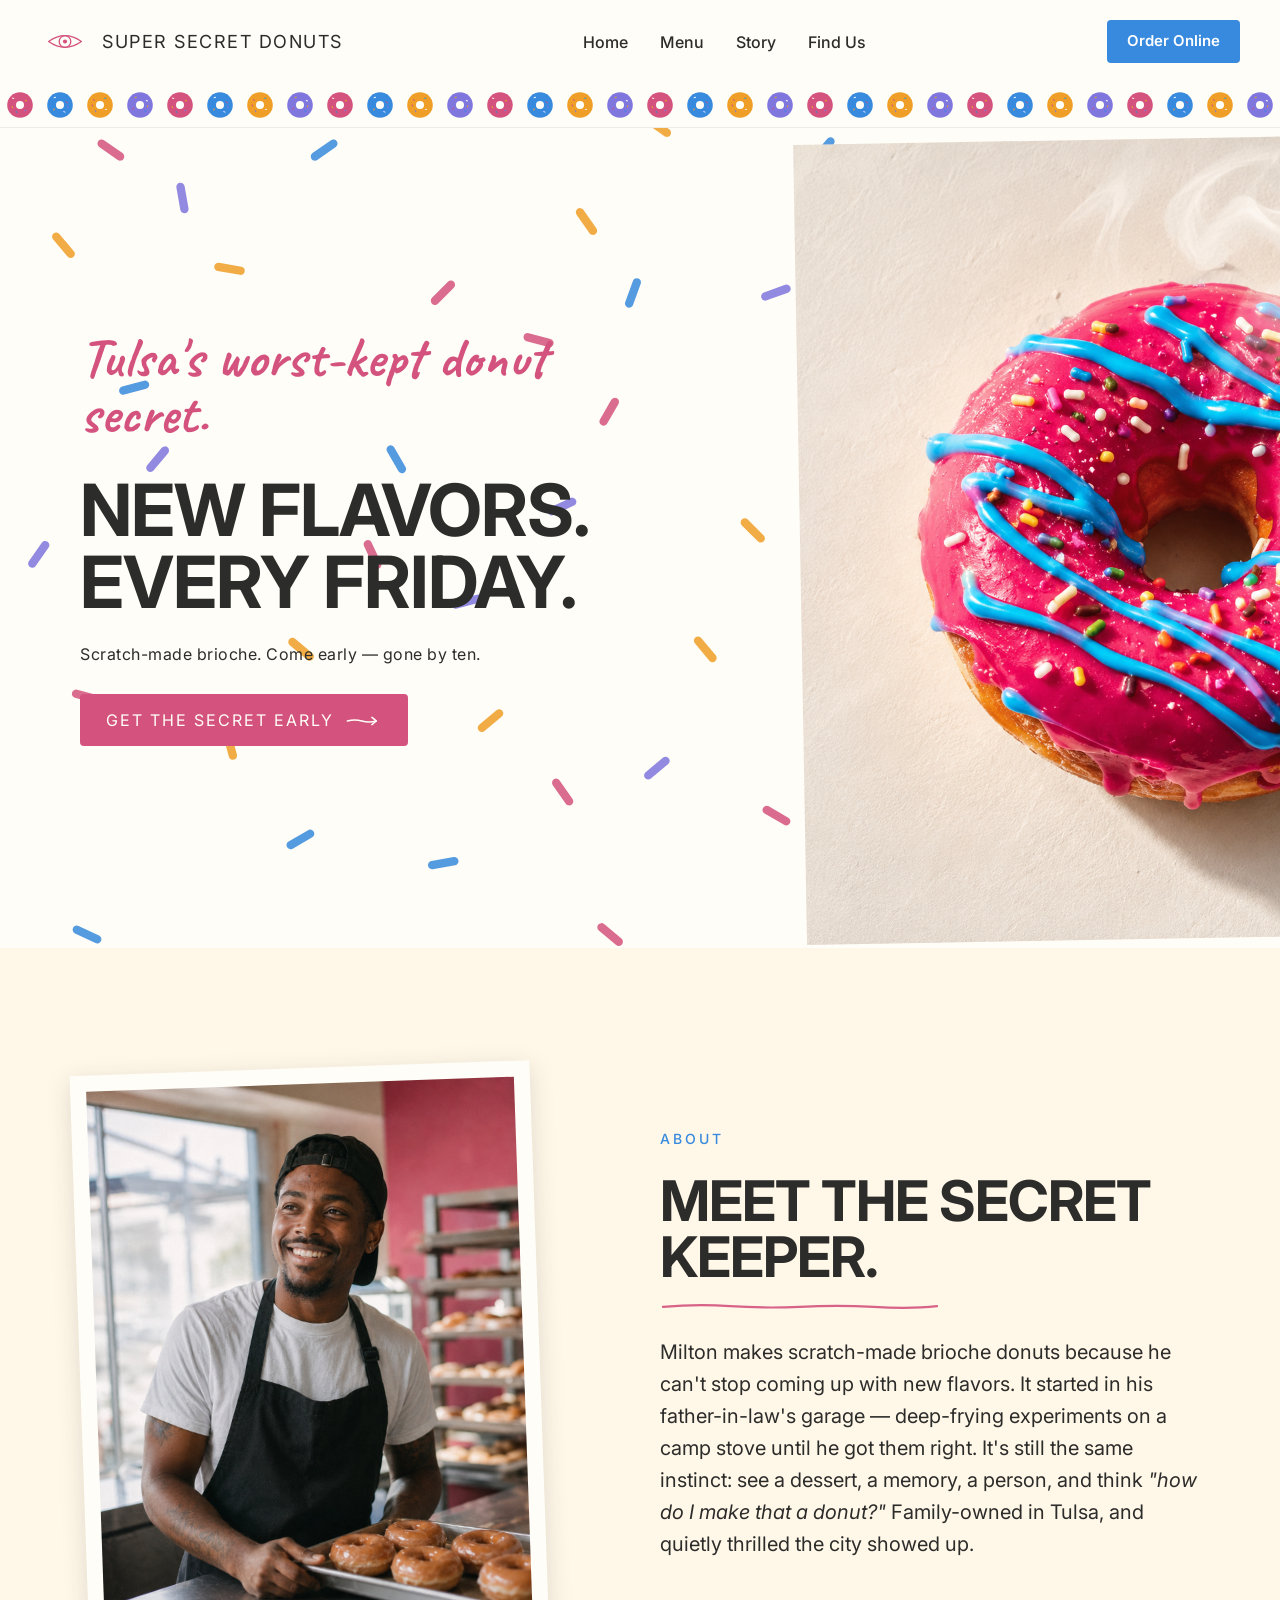
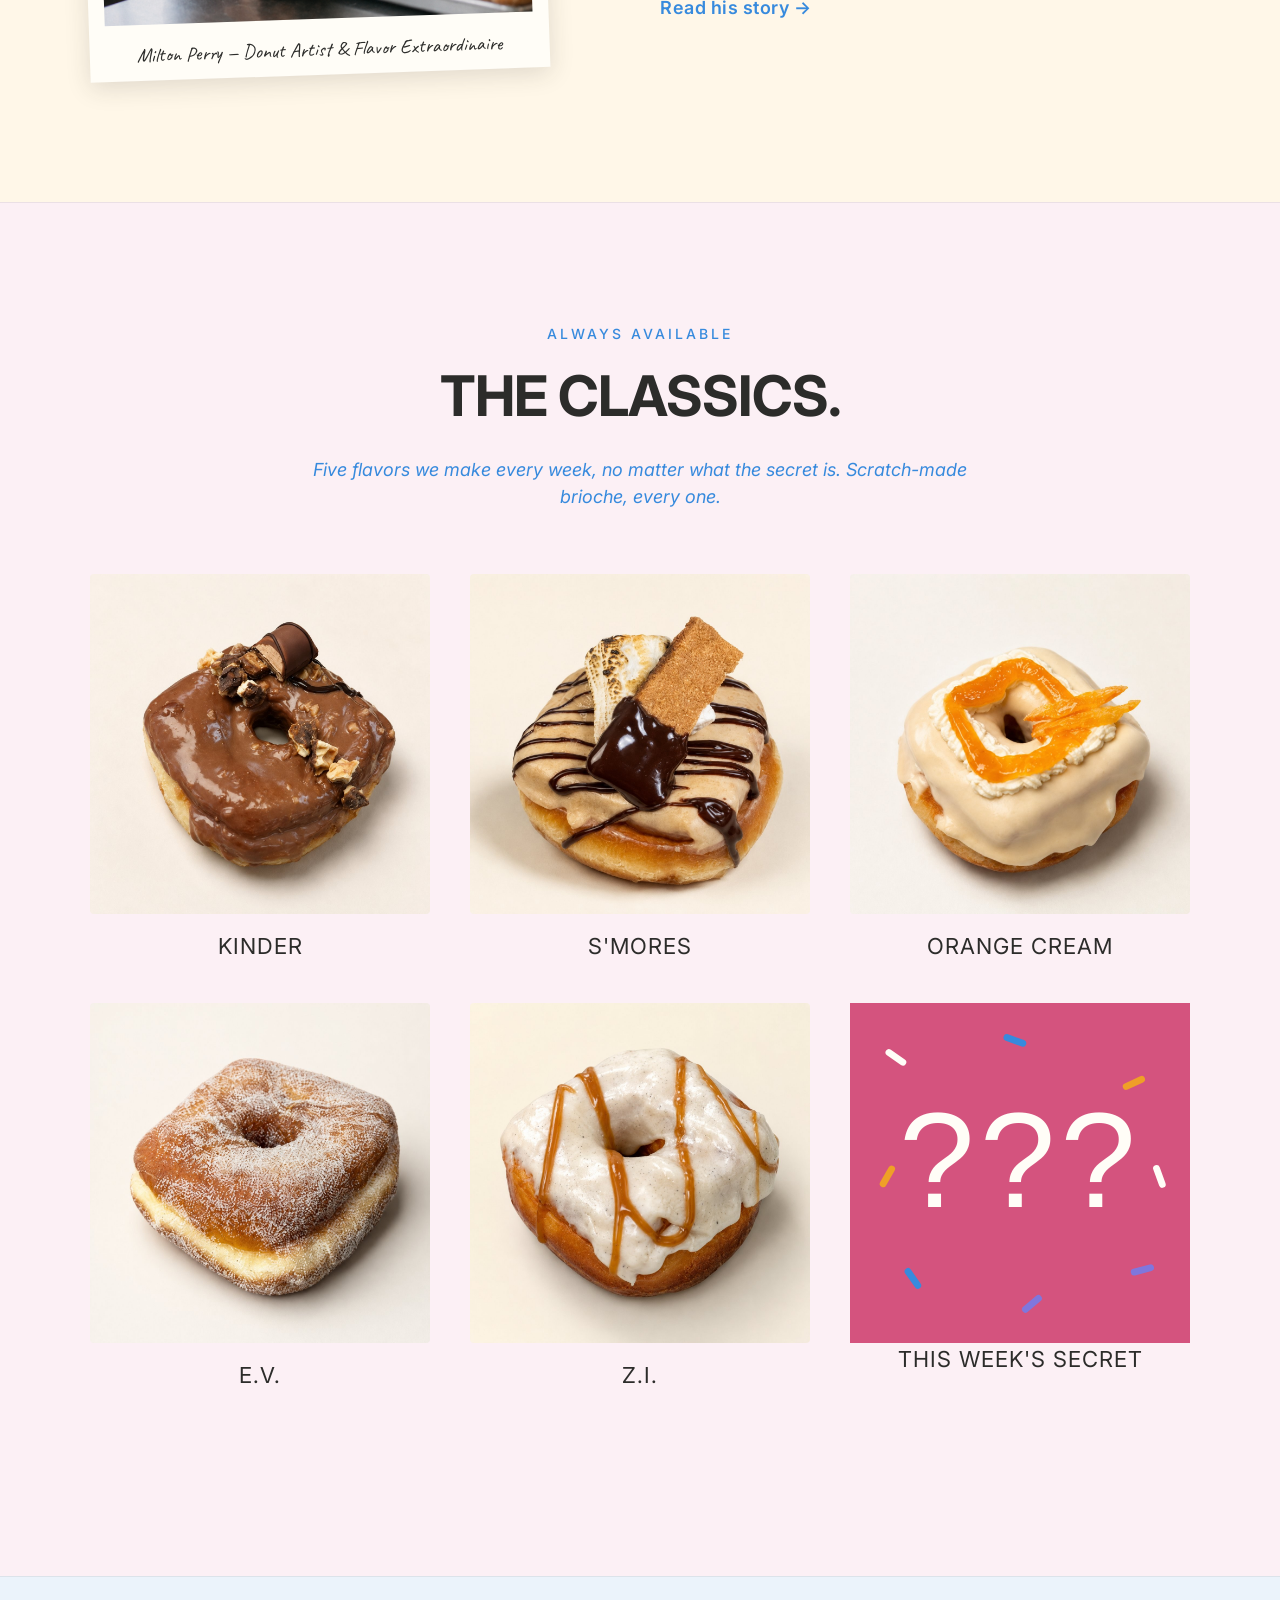
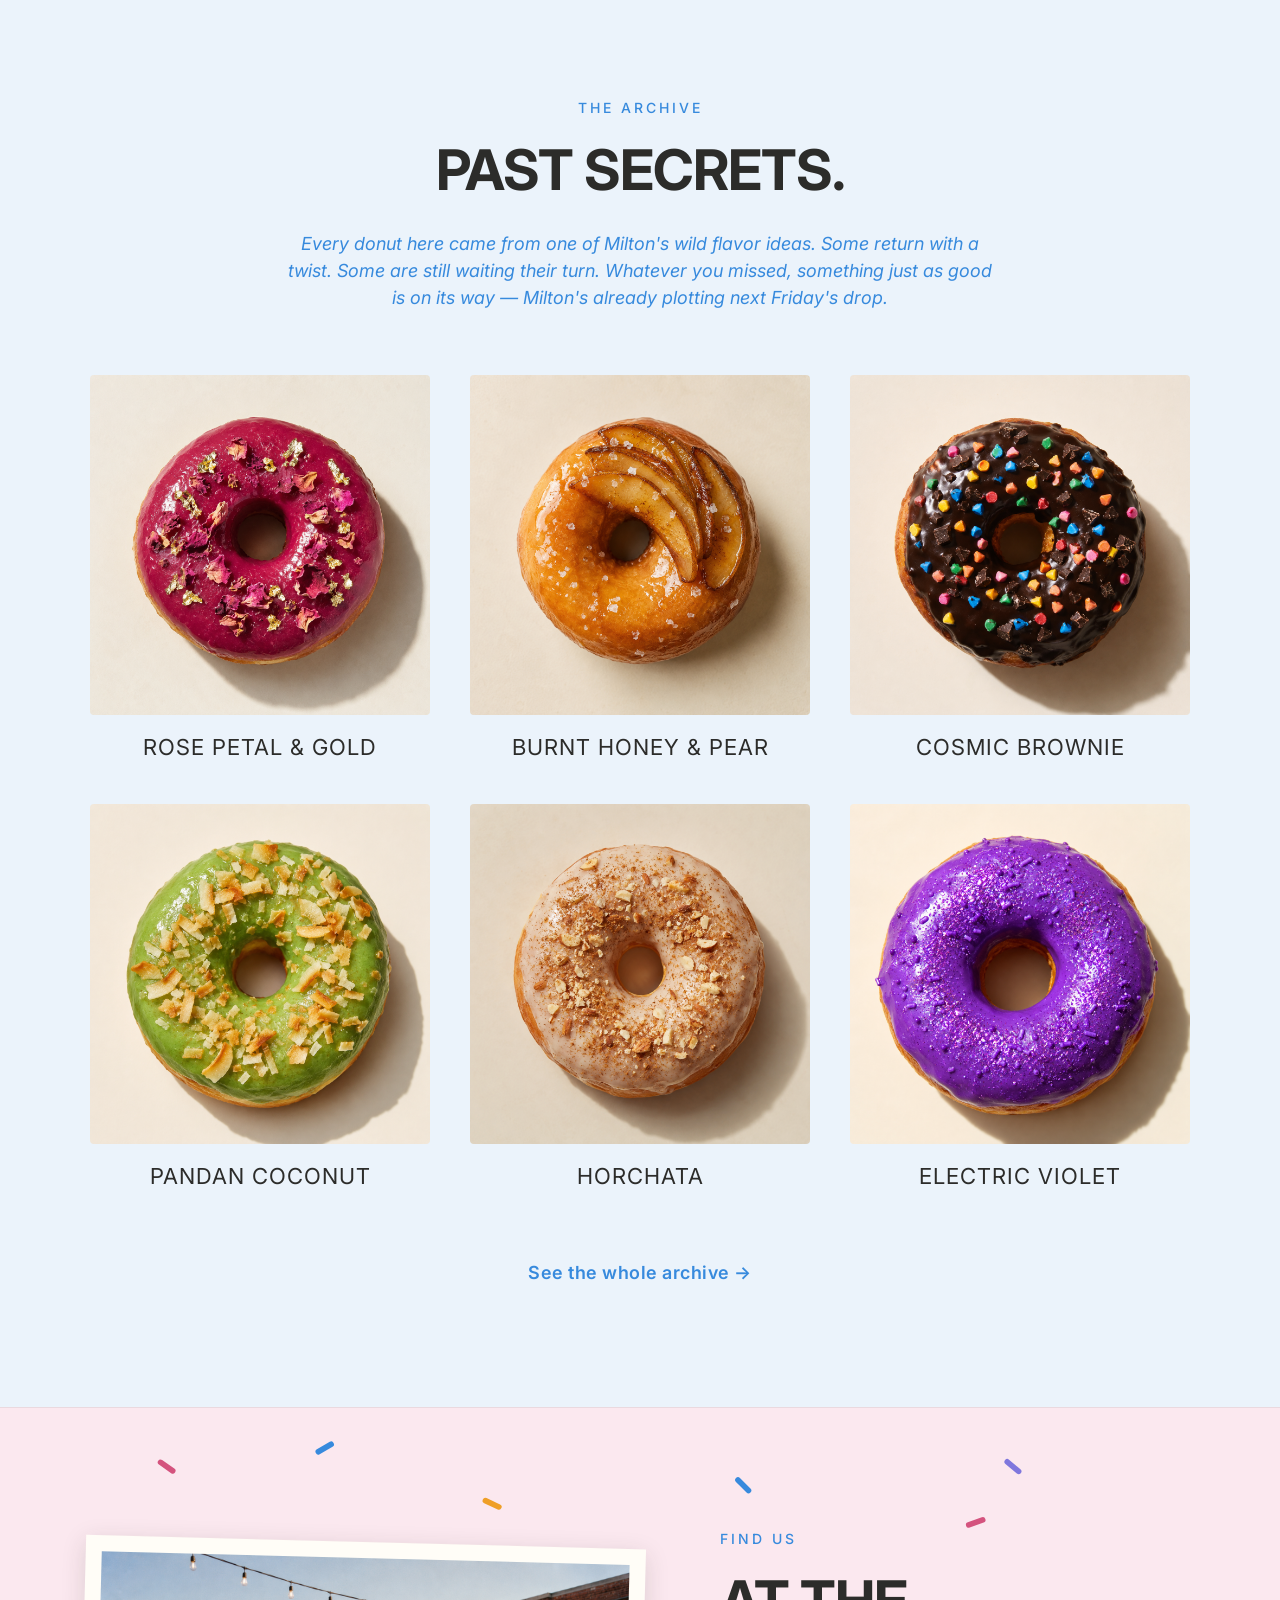
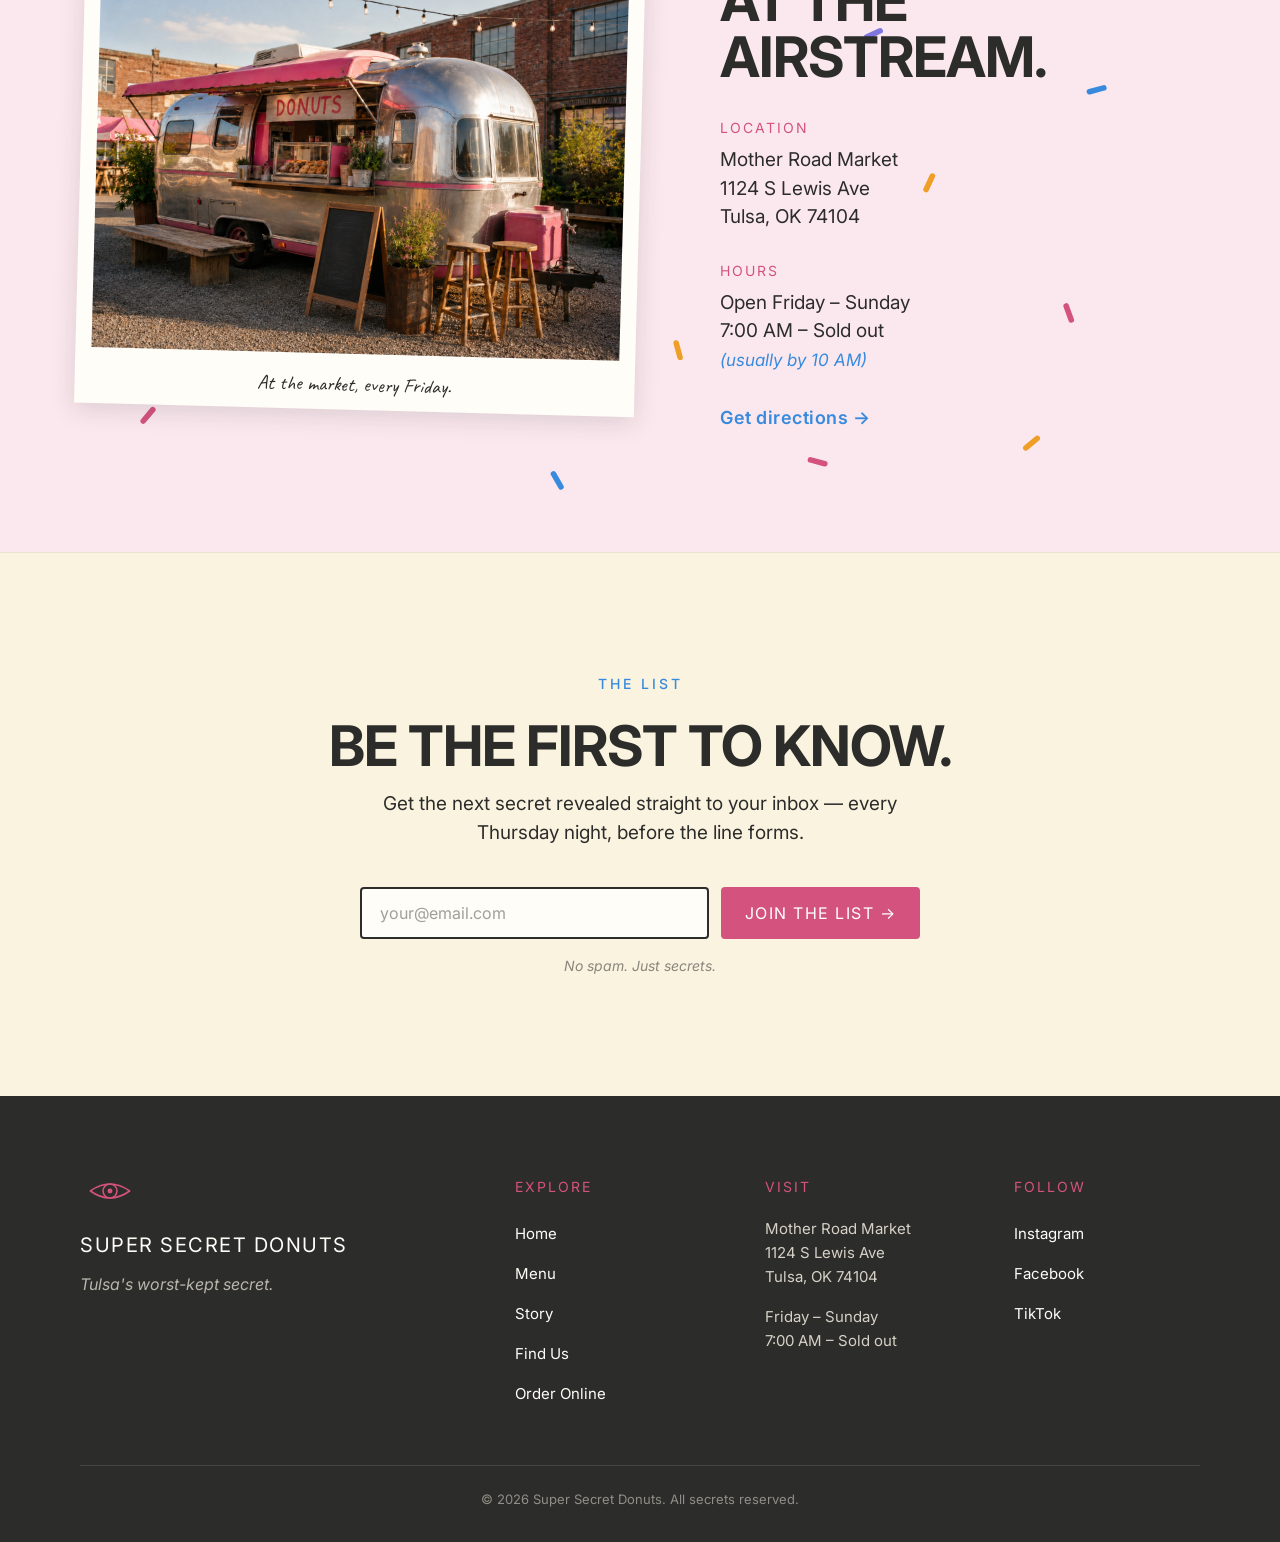
<file: index.html>
<!DOCTYPE html>
<html lang="en">
<head>
<meta charset="UTF-8" />
<meta name="viewport" content="width=device-width, initial-scale=1.0" />
<title>Super Secret Donuts — Tulsa</title>
<link rel="stylesheet" href="styles.css" />
<link href="https://fonts.googleapis.com/css2?family=Inter:wght@400;500;600&family=Caveat:wght@500;700&display=swap" rel="stylesheet" />
<style>
/* ===== ROUND 1 — HOMEPAGE DESIGN REFRESH ===== */

/* Hero — add sprinkle background layer */
.hero {
  position: relative;
}
.hero-sprinkles {
  position: absolute;
  top: 0; left: 0;
  width: 130%;
  height: 100%;
  pointer-events: none;
  z-index: 0;
  opacity: 0.85;
}
.hero-text {
  position: relative;
  z-index: 2;
}
.hero-image {
  z-index: 2;
}

/* Hero donut — slight tilt */
.hero-image img {
  transform: rotate(-1deg);
}

/* Hero brand line — Caveat magenta, sits above the eyebrow */
.hero-brand-line {
  font-family: 'Caveat', cursive;
  font-size: 56px;
  font-weight: 700;
  color: var(--magenta);
  line-height: 1;
  margin-bottom: 32px;
}

/* Tighten overline spacing since brand line sits above */
.hero-text .overline {
  margin-bottom: 20px;
}

/* Hero subtitle — handwritten Caveat */
.hero-text .subtitle {
  font-family: 'Caveat', cursive;
  font-size: 28px;
  font-style: normal;
  color: var(--cyan);
}

/* Hero CTA button */
.hero-cta {
  display: inline-block;
  margin-top: 28px;
  padding: 14px 26px;
  background-color: var(--magenta);
  color: var(--cream);
  text-decoration: none;
  font-family: 'Impact', 'Anton', 'Inter', sans-serif;
  font-size: 16px;
  letter-spacing: 2px;
  border-radius: 4px;
  transition: background-color 0.2s ease, transform 0.2s ease;
}
.hero-cta:hover {
  background-color: #B8426A;
  transform: translateX(4px);
}

/* Hand-drawn underline under About headline */
.hand-underline {
  display: block;
  width: 280px;
  max-width: 70%;
  height: auto;
  margin-top: -16px;
  margin-bottom: 24px;
  opacity: 0.9;
}

/* Hand-drawn arrow inside hero CTA */
.hand-arrow {
  display: inline-block;
  width: 36px;
  height: 12px;
  vertical-align: middle;
  margin-left: 6px;
}

/* About section — warm cream background, image flipped LEFT */
.about-preview {
  background-color: #FFF7E8;
  flex-direction: row-reverse;
}

/* Polaroid effect — founder + airstream */
.polaroid {
  background-color: var(--cream);
  padding: 16px 16px 56px 16px;
  box-shadow: 0 6px 24px rgba(44, 44, 42, 0.15);
  display: inline-block;
  position: relative;
}
.polaroid img {
  display: block;
  width: 100%;
  height: auto;
  border-radius: 0 !important;
}
.polaroid-caption {
  position: absolute;
  bottom: 14px;
  left: 12px;
  right: 12px;
  text-align: center;
  font-family: 'Caveat', cursive;
  font-size: 20px;
  color: var(--charcoal);
  line-height: 1.1;
}
.about-image .polaroid {
  transform: rotate(-2deg);
  max-width: 460px;
}
.findus-image .polaroid {
  transform: rotate(1.5deg);
  max-width: 580px;
}

/* Classics section — soft magenta tint */
.classics-section {
  background-color: #FCF0F5 !important;
}

/* Mystery tile for "This Week's Secret" in Classics grid */
.secret-tile {
  width: 100%;
  aspect-ratio: 1 / 1;
  border-radius: inherit;
  overflow: hidden;
  display: block;
}
.secret-tile svg {
  width: 100%;
  height: 100%;
  display: block;
}

/* Mobile adjustments for Round 1 */
@media (max-width: 768px) {
  .about-preview {
    flex-direction: column !important;
  }
  .hero-brand-line {
    font-size: 38px;
  }
  .hero-text .subtitle {
    font-size: 22px;
  }
  .about-image .polaroid,
  .findus-image .polaroid {
    max-width: 100%;
    transform: rotate(-1deg);
  }
  .findus-image .polaroid {
    transform: rotate(1deg);
  }
  .hero-sprinkles {
    opacity: 0.6;
  }
}
</style>
</head>
<body>
<a href="#main" class="skip-link">Skip to content</a>
<!-- NAVIGATION BAR -->
<nav class="nav">
<div class="nav-left">
<svg class="logo" viewBox="-2 -4 104 58" xmlns="http://www.w3.org/2000/svg" aria-label="Super Secret Donuts logo">
<path d="M 12 25 Q 50 -2 88 25 Q 50 52 12 25 Z" fill="none" stroke="#D4537E" stroke-width="3" stroke-linejoin="round"/>
<circle cx="50" cy="25" r="13.5" fill="none" stroke="#D4537E" stroke-width="3"/>
<circle cx="50" cy="25" r="4.8" fill="#D4537E"/>
</svg>
<span class="wordmark">SUPER SECRET DONUTS</span>
</div>
<ul class="nav-links">
<li><a href="index.html">Home</a></li>
<li><a href="menu.html">Menu</a></li>
<li><a href="story.html">Story</a></li>
<li><a href="findus.html">Find Us</a></li>
</ul>
<a href="order.html" class="order-button">Order Online</a>
</nav>

<!-- DONUT BORDER STRIP -->
<div class="donut-border" aria-hidden="true">
<svg width="0" height="0" style="position:absolute" aria-hidden="true">
<defs>
<g id="donut-mag"><circle cx="20" cy="20" r="16" fill="#D4537E"/><circle cx="20" cy="20" r="5" fill="#FFFDF7"/><rect x="10" y="11" width="3" height="1.2" rx="0.6" fill="#FFFDF7" transform="rotate(25 11.5 11.6)"/><rect x="26" y="14" width="3" height="1.2" rx="0.6" fill="#EF9F27" transform="rotate(-30 27.5 14.6)"/><rect x="14" y="28" width="3" height="1.2" rx="0.6" fill="#378ADD" transform="rotate(55 15.5 28.6)"/><rect x="25" y="26" width="3" height="1.2" rx="0.6" fill="#7F77DD" transform="rotate(-15 26.5 26.6)"/><rect x="9" y="22" width="3" height="1.2" rx="0.6" fill="#EF9F27" transform="rotate(70 10.5 22.6)"/></g>
<g id="donut-cyan"><circle cx="20" cy="20" r="16" fill="#378ADD"/><circle cx="20" cy="20" r="5" fill="#FFFDF7"/><rect x="12" y="10" width="3" height="1.2" rx="0.6" fill="#FFFDF7" transform="rotate(-20 13.5 10.6)"/><rect x="27" y="16" width="3" height="1.2" rx="0.6" fill="#D4537E" transform="rotate(40 28.5 16.6)"/><rect x="11" y="25" width="3" height="1.2" rx="0.6" fill="#EF9F27" transform="rotate(-50 12.5 25.6)"/><rect x="24" y="28" width="3" height="1.2" rx="0.6" fill="#FFFDF7" transform="rotate(20 25.5 28.6)"/><rect x="28" y="22" width="3" height="1.2" rx="0.6" fill="#7F77DD" transform="rotate(-60 29.5 22.6)"/></g>
<g id="donut-yel"><circle cx="20" cy="20" r="16" fill="#EF9F27"/><circle cx="20" cy="20" r="5" fill="#FFFDF7"/><rect x="11" y="13" width="3" height="1.2" rx="0.6" fill="#D4537E" transform="rotate(35 12.5 13.6)"/><rect x="25" y="11" width="3" height="1.2" rx="0.6" fill="#378ADD" transform="rotate(-25 26.5 11.6)"/><rect x="13" y="27" width="3" height="1.2" rx="0.6" fill="#7F77DD" transform="rotate(60 14.5 27.6)"/><rect x="26" y="25" width="3" height="1.2" rx="0.6" fill="#FFFDF7" transform="rotate(-10 27.5 25.6)"/><rect x="9" y="20" width="3" height="1.2" rx="0.6" fill="#D4537E" transform="rotate(75 10.5 20.6)"/></g>
<g id="donut-pur"><circle cx="20" cy="20" r="16" fill="#7F77DD"/><circle cx="20" cy="20" r="5" fill="#FFFDF7"/><rect x="13" y="10" width="3" height="1.2" rx="0.6" fill="#EF9F27" transform="rotate(-30 14.5 10.6)"/><rect x="27" y="14" width="3" height="1.2" rx="0.6" fill="#FFFDF7" transform="rotate(25 28.5 14.6)"/><rect x="10" y="24" width="3" height="1.2" rx="0.6" fill="#D4537E" transform="rotate(-55 11.5 24.6)"/><rect x="25" y="27" width="3" height="1.2" rx="0.6" fill="#378ADD" transform="rotate(15 26.5 27.6)"/><rect x="28" y="21" width="3" height="1.2" rx="0.6" fill="#EF9F27" transform="rotate(-65 29.5 21.6)"/></g>
</defs>
</svg>
<svg class="donut-icon" viewBox="0 0 40 40" xmlns="http://www.w3.org/2000/svg"><use href="#donut-mag"/></svg>
<svg class="donut-icon" viewBox="0 0 40 40" xmlns="http://www.w3.org/2000/svg"><use href="#donut-cyan"/></svg>
<svg class="donut-icon" viewBox="0 0 40 40" xmlns="http://www.w3.org/2000/svg"><use href="#donut-yel"/></svg>
<svg class="donut-icon" viewBox="0 0 40 40" xmlns="http://www.w3.org/2000/svg"><use href="#donut-pur"/></svg>
<svg class="donut-icon" viewBox="0 0 40 40" xmlns="http://www.w3.org/2000/svg"><use href="#donut-mag"/></svg>
<svg class="donut-icon" viewBox="0 0 40 40" xmlns="http://www.w3.org/2000/svg"><use href="#donut-cyan"/></svg>
<svg class="donut-icon" viewBox="0 0 40 40" xmlns="http://www.w3.org/2000/svg"><use href="#donut-yel"/></svg>
<svg class="donut-icon" viewBox="0 0 40 40" xmlns="http://www.w3.org/2000/svg"><use href="#donut-pur"/></svg>
<svg class="donut-icon" viewBox="0 0 40 40" xmlns="http://www.w3.org/2000/svg"><use href="#donut-mag"/></svg>
<svg class="donut-icon" viewBox="0 0 40 40" xmlns="http://www.w3.org/2000/svg"><use href="#donut-cyan"/></svg>
<svg class="donut-icon" viewBox="0 0 40 40" xmlns="http://www.w3.org/2000/svg"><use href="#donut-yel"/></svg>
<svg class="donut-icon" viewBox="0 0 40 40" xmlns="http://www.w3.org/2000/svg"><use href="#donut-pur"/></svg>
<svg class="donut-icon" viewBox="0 0 40 40" xmlns="http://www.w3.org/2000/svg"><use href="#donut-mag"/></svg>
<svg class="donut-icon" viewBox="0 0 40 40" xmlns="http://www.w3.org/2000/svg"><use href="#donut-cyan"/></svg>
<svg class="donut-icon" viewBox="0 0 40 40" xmlns="http://www.w3.org/2000/svg"><use href="#donut-yel"/></svg>
<svg class="donut-icon" viewBox="0 0 40 40" xmlns="http://www.w3.org/2000/svg"><use href="#donut-pur"/></svg>
<svg class="donut-icon" viewBox="0 0 40 40" xmlns="http://www.w3.org/2000/svg"><use href="#donut-mag"/></svg>
<svg class="donut-icon" viewBox="0 0 40 40" xmlns="http://www.w3.org/2000/svg"><use href="#donut-cyan"/></svg>
<svg class="donut-icon" viewBox="0 0 40 40" xmlns="http://www.w3.org/2000/svg"><use href="#donut-yel"/></svg>
<svg class="donut-icon" viewBox="0 0 40 40" xmlns="http://www.w3.org/2000/svg"><use href="#donut-pur"/></svg>
<svg class="donut-icon" viewBox="0 0 40 40" xmlns="http://www.w3.org/2000/svg"><use href="#donut-mag"/></svg>
<svg class="donut-icon" viewBox="0 0 40 40" xmlns="http://www.w3.org/2000/svg"><use href="#donut-cyan"/></svg>
<svg class="donut-icon" viewBox="0 0 40 40" xmlns="http://www.w3.org/2000/svg"><use href="#donut-yel"/></svg>
<svg class="donut-icon" viewBox="0 0 40 40" xmlns="http://www.w3.org/2000/svg"><use href="#donut-pur"/></svg>
<svg class="donut-icon" viewBox="0 0 40 40" xmlns="http://www.w3.org/2000/svg"><use href="#donut-mag"/></svg>
<svg class="donut-icon" viewBox="0 0 40 40" xmlns="http://www.w3.org/2000/svg"><use href="#donut-cyan"/></svg>
<svg class="donut-icon" viewBox="0 0 40 40" xmlns="http://www.w3.org/2000/svg"><use href="#donut-yel"/></svg>
<svg class="donut-icon" viewBox="0 0 40 40" xmlns="http://www.w3.org/2000/svg"><use href="#donut-pur"/></svg>
<svg class="donut-icon" viewBox="0 0 40 40" xmlns="http://www.w3.org/2000/svg"><use href="#donut-mag"/></svg>
<svg class="donut-icon" viewBox="0 0 40 40" xmlns="http://www.w3.org/2000/svg"><use href="#donut-cyan"/></svg>
<svg class="donut-icon" viewBox="0 0 40 40" xmlns="http://www.w3.org/2000/svg"><use href="#donut-yel"/></svg>
<svg class="donut-icon" viewBox="0 0 40 40" xmlns="http://www.w3.org/2000/svg"><use href="#donut-pur"/></svg>
</div>

<!-- HERO ZONE -->
<section class="hero" id="main">
<svg class="hero-sprinkles" viewBox="0 0 1400 900" xmlns="http://www.w3.org/2000/svg" aria-hidden="true" preserveAspectRatio="xMidYMid slice">
<rect x="80" y="120" width="26" height="7" rx="3.5" fill="#D4537E" transform="rotate(35 93 124)"/>
<rect x="280" y="60" width="26" height="7" rx="3.5" fill="#378ADD" transform="rotate(-20 293 64)"/>
<rect x="480" y="180" width="26" height="7" rx="3.5" fill="#EF9F27" transform="rotate(55 493 184)"/>
<rect x="120" y="380" width="26" height="7" rx="3.5" fill="#7F77DD" transform="rotate(-50 133 384)"/>
<rect x="60" y="580" width="26" height="7" rx="3.5" fill="#D4537E" transform="rotate(15 73 584)"/>
<rect x="240" y="700" width="26" height="7" rx="3.5" fill="#378ADD" transform="rotate(-30 253 704)"/>
<rect x="420" y="820" width="26" height="7" rx="3.5" fill="#EF9F27" transform="rotate(70 433 824)"/>
<rect x="380" y="500" width="26" height="7" rx="3.5" fill="#7F77DD" transform="rotate(-15 393 504)"/>
<rect x="600" y="60" width="26" height="7" rx="3.5" fill="#D4537E" transform="rotate(45 613 64)"/>
<rect x="180" y="220" width="26" height="7" rx="3.5" fill="#EF9F27" transform="rotate(10 193 224)"/>
<rect x="320" y="380" width="26" height="7" rx="3.5" fill="#378ADD" transform="rotate(60 333 384)"/>
<rect x="540" y="640" width="26" height="7" rx="3.5" fill="#7F77DD" transform="rotate(-40 553 644)"/>
<rect x="60" y="780" width="26" height="7" rx="3.5" fill="#378ADD" transform="rotate(25 73 784)"/>
<rect x="500" y="340" width="26" height="7" rx="3.5" fill="#D4537E" transform="rotate(-60 513 344)"/>
<rect x="240" y="540" width="26" height="7" rx="3.5" fill="#EF9F27" transform="rotate(40 253 544)"/>
<rect x="160" y="40" width="26" height="7" rx="3.5" fill="#7F77DD" transform="rotate(20 173 44)"/>
<rect x="360" y="240" width="26" height="7" rx="3.5" fill="#D4537E" transform="rotate(-45 373 244)"/>
<rect x="540" y="100" width="26" height="7" rx="3.5" fill="#EF9F27" transform="rotate(35 553 104)"/>
<rect x="100" y="320" width="26" height="7" rx="3.5" fill="#378ADD" transform="rotate(-15 113 324)"/>
<rect x="300" y="460" width="26" height="7" rx="3.5" fill="#D4537E" transform="rotate(65 313 464)"/>
<rect x="460" y="420" width="26" height="7" rx="3.5" fill="#7F77DD" transform="rotate(-25 473 424)"/>
<rect x="40" y="200" width="26" height="7" rx="3.5" fill="#EF9F27" transform="rotate(50 53 204)"/>
<rect x="260" y="120" width="26" height="7" rx="3.5" fill="#378ADD" transform="rotate(-35 273 124)"/>
<rect x="440" y="280" width="26" height="7" rx="3.5" fill="#D4537E" transform="rotate(15 453 284)"/>
<rect x="20" y="460" width="26" height="7" rx="3.5" fill="#7F77DD" transform="rotate(-55 33 464)"/>
<rect x="180" y="620" width="26" height="7" rx="3.5" fill="#EF9F27" transform="rotate(75 193 624)"/>
<rect x="360" y="720" width="26" height="7" rx="3.5" fill="#378ADD" transform="rotate(-10 373 724)"/>
<rect x="500" y="780" width="26" height="7" rx="3.5" fill="#D4537E" transform="rotate(40 513 784)"/>
<rect x="80" y="860" width="26" height="7" rx="3.5" fill="#7F77DD" transform="rotate(-30 93 864)"/>
<rect x="220" y="40" width="26" height="7" rx="3.5" fill="#EF9F27" transform="rotate(55 233 44)"/>
<rect x="640" y="240" width="26" height="7" rx="3.5" fill="#7F77DD" transform="rotate(-20 653 244)"/>
<rect x="620" y="440" width="26" height="7" rx="3.5" fill="#EF9F27" transform="rotate(45 633 444)"/>
<rect x="680" y="120" width="26" height="7" rx="3.5" fill="#378ADD" transform="rotate(-50 693 124)"/>
<rect x="640" y="680" width="26" height="7" rx="3.5" fill="#D4537E" transform="rotate(30 653 684)"/>
<rect x="20" y="40" width="26" height="7" rx="3.5" fill="#378ADD" transform="rotate(-65 33 44)"/>
<rect x="200" y="800" width="26" height="7" rx="3.5" fill="#D4537E" transform="rotate(20 213 804)"/>
<rect x="400" y="600" width="26" height="7" rx="3.5" fill="#EF9F27" transform="rotate(-40 413 604)"/>
<rect x="140" y="160" width="26" height="7" rx="3.5" fill="#7F77DD" transform="rotate(80 153 164)"/>
<rect x="340" y="60" width="26" height="7" rx="3.5" fill="#D4537E" transform="rotate(0 353 64)"/>
<rect x="520" y="240" width="26" height="7" rx="3.5" fill="#378ADD" transform="rotate(-70 533 244)"/>
<rect x="580" y="540" width="26" height="7" rx="3.5" fill="#EF9F27" transform="rotate(50 593 544)"/>
<rect x="280" y="860" width="26" height="7" rx="3.5" fill="#7F77DD" transform="rotate(-15 293 864)"/>
<rect x="460" y="660" width="26" height="7" rx="3.5" fill="#D4537E" transform="rotate(55 473 664)"/>
<rect x="780" y="80" width="26" height="7" rx="3.5" fill="#D4537E" transform="rotate(-25 793 84)"/>
<rect x="900" y="180" width="26" height="7" rx="3.5" fill="#378ADD" transform="rotate(40 913 184)"/>
<rect x="1040" y="120" width="26" height="7" rx="3.5" fill="#EF9F27" transform="rotate(-10 1053 124)"/>
<rect x="820" y="280" width="26" height="7" rx="3.5" fill="#7F77DD" transform="rotate(50 833 284)"/>
<rect x="960" y="360" width="26" height="7" rx="3.5" fill="#D4537E" transform="rotate(-45 973 364)"/>
<rect x="1120" y="260" width="26" height="7" rx="3.5" fill="#378ADD" transform="rotate(20 1133 264)"/>
<rect x="780" y="440" width="26" height="7" rx="3.5" fill="#EF9F27" transform="rotate(-30 793 444)"/>
<rect x="900" y="540" width="26" height="7" rx="3.5" fill="#7F77DD" transform="rotate(65 913 544)"/>
<rect x="1060" y="480" width="26" height="7" rx="3.5" fill="#D4537E" transform="rotate(-15 1073 484)"/>
<rect x="820" y="640" width="26" height="7" rx="3.5" fill="#378ADD" transform="rotate(45 833 644)"/>
<rect x="980" y="720" width="26" height="7" rx="3.5" fill="#EF9F27" transform="rotate(-55 993 724)"/>
<rect x="1140" y="620" width="26" height="7" rx="3.5" fill="#7F77DD" transform="rotate(30 1153 624)"/>
<rect x="860" y="820" width="26" height="7" rx="3.5" fill="#D4537E" transform="rotate(-20 873 824)"/>
<rect x="1020" y="60" width="26" height="7" rx="3.5" fill="#7F77DD" transform="rotate(60 1033 64)"/>
<rect x="1180" y="380" width="26" height="7" rx="3.5" fill="#EF9F27" transform="rotate(-40 1193 384)"/>
<rect x="1100" y="800" width="26" height="7" rx="3.5" fill="#378ADD" transform="rotate(15 1113 804)"/>
<rect x="740" y="200" width="26" height="7" rx="3.5" fill="#EF9F27" transform="rotate(75 753 204)"/>
<rect x="740" y="580" width="26" height="7" rx="3.5" fill="#D4537E" transform="rotate(0 753 584)"/>
<rect x="1240" y="180" width="26" height="7" rx="3.5" fill="#7F77DD" transform="rotate(-50 1253 184)"/>
<rect x="1280" y="520" width="26" height="7" rx="3.5" fill="#378ADD" transform="rotate(25 1293 524)"/>
<rect x="1320" y="320" width="26" height="7" rx="3.5" fill="#EF9F27" transform="rotate(-65 1333 324)"/>
</svg>
<div class="hero-text">
<p class="hero-brand-line">Tulsa's worst-kept donut secret.</p>
<h1 class="headline">NEW FLAVORS.<br/>EVERY FRIDAY.</h1>
<p class="hero-explainer">Scratch-made brioche. Come early — gone by ten.</p>
<a href="#newsletter" class="hero-cta">GET THE SECRET EARLY <svg class="hand-arrow" viewBox="0 0 50 16" xmlns="http://www.w3.org/2000/svg" aria-hidden="true"><path d="M 2 8 Q 12 5, 22 8 T 42 8" stroke="currentColor" stroke-width="2.2" fill="none" stroke-linecap="round"/><path d="M 36 3 Q 41 7, 42 8 Q 41 9, 36 13" stroke="currentColor" stroke-width="2.2" fill="none" stroke-linecap="round" stroke-linejoin="round"/></svg></a>
</div>
<div class="hero-image">
<img src="donut-hero.jpg" alt="A pink-glazed donut with electric blue icing drizzle and colorful sprinkles" />
</div>
</section>

<!-- ABOUT PREVIEW -->
<section class="about-preview">
<div class="about-text">
<p class="section-overline">ABOUT</p>
<h2 class="section-headline">MEET THE SECRET KEEPER.</h2>
<svg class="hand-underline" viewBox="0 0 380 14" xmlns="http://www.w3.org/2000/svg" aria-hidden="true"><path d="M 4 8 Q 50 4, 95 7 T 190 8 Q 240 5, 290 8 T 376 7" stroke="#D4537E" stroke-width="3" fill="none" stroke-linecap="round"/></svg>
<p class="section-body">
Milton makes scratch-made brioche donuts because he can't stop coming up with new flavors. It started in his father-in-law's garage &mdash; deep-frying experiments on a camp stove until he got them right. It's still the same instinct: see a dessert, a memory, a person, and think <em>"how do I make that a donut?"</em> Family-owned in Tulsa, and quietly thrilled the city showed up.
</p>
<a href="story.html" class="text-link">Read his story &rarr;</a>
</div>
<div class="about-image">
<div class="polaroid">
<img src="founder.jpg" alt="Milton Perry, founder of Super Secret Donuts, smiling and holding a tray of glazed donuts" />
<span class="polaroid-caption">Milton Perry — Donut Artist &amp; Flavor Extraordinaire</span>
</div>
</div>
</section>

<!-- THE CLASSICS -->
<section class="archive-preview classics-section">
<div class="archive-header">
<p class="section-overline">ALWAYS AVAILABLE</p>
<h2 class="section-headline">THE CLASSICS.</h2>
<p class="archive-intro">Five flavors we make every week, no matter what the secret is. Scratch-made brioche, every one.</p>
</div>
<div class="archive-grid">
<div class="archive-card">
<img src="classic-kinder.jpg" alt="Kinder donut with hazelnut chocolate buttercream, crushed hazelnuts, waffle cone pieces, and a Kinder Bueno garnish" />
<p class="archive-name">KINDER</p>
</div>
<div class="archive-card">
<img src="classic-smores.jpg" alt="S'mores donut with graham cracker buttercream, dark chocolate ganache, toasted vanilla bean marshmallow, and a chocolate-dipped graham cracker" />
<p class="archive-name">S'MORES</p>
</div>
<div class="archive-card">
<img src="classic-orange.jpg" alt="Orange Cream donut with orange icing, piped orange-infused cream, marmalade, and candied orange peel" />
<p class="archive-name">ORANGE CREAM</p>
</div>
<div class="archive-card">
<img src="classic-ev.jpg" alt="E.V. donut coated in cinnamon sugar with clove, ginger, nutmeg, sea salt, and sparkling sugar" />
<p class="archive-name">E.V.</p>
</div>
<div class="archive-card">
<img src="classic-zi.jpg" alt="Z.I. donut with browned-butter icing, browned-butter caramel drizzle, and smoked salt" />
<p class="archive-name">Z.I.</p>
</div>
<div class="archive-card">
<div class="secret-tile" role="img" aria-label="This week's secret donut — flavor not revealed">
<svg viewBox="0 0 400 400" xmlns="http://www.w3.org/2000/svg" preserveAspectRatio="xMidYMid slice">
<rect width="400" height="400" fill="#D4537E"/>
<rect x="40" y="60" width="28" height="8" rx="4" fill="#FFFDF7" transform="rotate(35 54 64)"/>
<rect x="320" y="90" width="28" height="8" rx="4" fill="#EF9F27" transform="rotate(-25 334 94)"/>
<rect x="60" y="320" width="28" height="8" rx="4" fill="#378ADD" transform="rotate(55 74 324)"/>
<rect x="330" y="310" width="28" height="8" rx="4" fill="#7F77DD" transform="rotate(-15 344 314)"/>
<rect x="350" y="200" width="28" height="8" rx="4" fill="#FFFDF7" transform="rotate(70 364 204)"/>
<rect x="30" y="200" width="28" height="8" rx="4" fill="#EF9F27" transform="rotate(-60 44 204)"/>
<rect x="180" y="40" width="28" height="8" rx="4" fill="#378ADD" transform="rotate(20 194 44)"/>
<rect x="200" y="350" width="28" height="8" rx="4" fill="#7F77DD" transform="rotate(-40 214 354)"/>
<text x="200" y="240" text-anchor="middle" font-family="Impact, sans-serif" font-size="160" fill="#FFFDF7" letter-spacing="6">???</text>
</svg>
</div>
<p class="archive-name">THIS WEEK'S SECRET</p>
</div>
</div>
</section>

<!-- FLAVOR ARCHIVE PREVIEW -->
<section class="archive-preview">
<div class="archive-header">
<p class="section-overline">THE ARCHIVE</p>
<h2 class="section-headline">PAST SECRETS.</h2>
<p class="archive-intro">Every donut here came from one of Milton's wild flavor ideas. Some return with a twist. Some are still waiting their turn. Whatever you missed, something just as good is on its way &mdash; Milton's already plotting next Friday's drop.</p>
</div>
<div class="archive-grid">
<div class="archive-card">
<img src="donut-1.jpg" alt="Rose petal and gold donut with magenta glaze" />
<p class="archive-name">ROSE PETAL &amp; GOLD</p>
</div>
<div class="archive-card">
<img src="donut-2.jpg" alt="Burnt honey and pear donut with caramelized pear slices" />
<p class="archive-name">BURNT HONEY &amp; PEAR</p>
</div>
<div class="archive-card">
<img src="donut-3.jpg" alt="Cosmic brownie donut with chocolate glaze and rainbow chips" />
<p class="archive-name">COSMIC BROWNIE</p>
</div>
<div class="archive-card">
<img src="donut-4.jpg" alt="Pandan coconut donut with green glaze and toasted coconut" />
<p class="archive-name">PANDAN COCONUT</p>
</div>
<div class="archive-card">
<img src="donut-5.jpg" alt="Horchata donut with cinnamon vanilla glaze and crushed almonds" />
<p class="archive-name">HORCHATA</p>
</div>
<div class="archive-card">
<img src="donut-6.jpg" alt="Electric violet donut with purple glaze and shimmering glitter" />
<p class="archive-name">ELECTRIC VIOLET</p>
</div>
</div>
<div class="archive-footer">
<a href="menu.html" class="text-link">See the whole archive &rarr;</a>
</div>
</section>

<!-- FIND US PREVIEW -->
<section class="findus-preview">
<svg class="findus-sprinkles" viewBox="0 0 1200 800" xmlns="http://www.w3.org/2000/svg" aria-hidden="true">
<rect x="80" y="60" width="22" height="6" rx="3" fill="#D4537E" transform="rotate(35 91 63)"/>
<rect x="950" y="120" width="22" height="6" rx="3" fill="#D4537E" transform="rotate(-20 961 123)"/>
<rect x="1050" y="540" width="22" height="6" rx="3" fill="#D4537E" transform="rotate(70 1061 543)"/>
<rect x="60" y="650" width="22" height="6" rx="3" fill="#D4537E" transform="rotate(-50 71 653)"/>
<rect x="780" y="700" width="22" height="6" rx="3" fill="#D4537E" transform="rotate(15 791 703)"/>
<rect x="250" y="40" width="22" height="6" rx="3" fill="#378ADD" transform="rotate(-30 261 43)"/>
<rect x="700" y="80" width="22" height="6" rx="3" fill="#378ADD" transform="rotate(45 711 83)"/>
<rect x="40" y="400" width="22" height="6" rx="3" fill="#378ADD" transform="rotate(80 51 403)"/>
<rect x="1080" y="300" width="22" height="6" rx="3" fill="#378ADD" transform="rotate(-15 1091 303)"/>
<rect x="500" y="720" width="22" height="6" rx="3" fill="#378ADD" transform="rotate(60 511 723)"/>
<rect x="430" y="100" width="22" height="6" rx="3" fill="#EF9F27" transform="rotate(25 441 103)"/>
<rect x="900" y="400" width="22" height="6" rx="3" fill="#EF9F27" transform="rotate(-65 911 403)"/>
<rect x="170" y="520" width="22" height="6" rx="3" fill="#EF9F27" transform="rotate(10 181 523)"/>
<rect x="1010" y="680" width="22" height="6" rx="3" fill="#EF9F27" transform="rotate(-40 1021 683)"/>
<rect x="630" y="580" width="22" height="6" rx="3" fill="#EF9F27" transform="rotate(75 641 583)"/>
<rect x="320" y="280" width="22" height="6" rx="3" fill="#7F77DD" transform="rotate(50 331 283)"/>
<rect x="840" y="240" width="22" height="6" rx="3" fill="#7F77DD" transform="rotate(-25 851 243)"/>
<rect x="120" y="180" width="22" height="6" rx="3" fill="#7F77DD" transform="rotate(65 131 183)"/>
<rect x="560" y="380" width="22" height="6" rx="3" fill="#7F77DD" transform="rotate(-10 571 383)"/>
<rect x="990" y="60" width="22" height="6" rx="3" fill="#7F77DD" transform="rotate(40 1001 63)"/>
</svg>
<div class="findus-image">
<div class="polaroid">
<img src="airstream.jpg" alt="The Super Secret Donuts airstream parked at Mother Road Market with pink awning, donut display, and string lights overhead" />
<span class="polaroid-caption">At the market, every Friday.</span>
</div>
</div>
<div class="findus-text">
<p class="section-overline">FIND US</p>
<h2 class="section-headline">AT THE AIRSTREAM.</h2>
<div class="findus-details">
<p class="findus-label">LOCATION</p>
<p class="findus-info">Mother Road Market<br />1124 S Lewis Ave<br />Tulsa, OK 74104</p>
</div>
<div class="findus-details">
<p class="findus-label">HOURS</p>
<p class="findus-info">Open Friday &ndash; Sunday<br />7:00 AM &ndash; Sold out<br /><span class="findus-aside">(usually by 10 AM)</span></p>
</div>
<a href="findus.html" class="text-link">Get directions &rarr;</a>
</div>
</section>

<!-- NEWSLETTER SIGNUP -->
<section class="newsletter" id="newsletter">
<p class="section-overline">THE LIST</p>
<h2 class="newsletter-headline">BE THE FIRST TO KNOW.</h2>
<p class="newsletter-subtitle">Get the next secret revealed straight to your inbox &mdash; every Thursday night, before the line forms.</p>
<form class="newsletter-form" onsubmit="event.preventDefault(); alert('Welcome to the secret. We\'ll be in touch.');">
<input type="email" class="newsletter-input" placeholder="your@email.com" required aria-label="Email address"/>
<button type="submit" class="newsletter-button">JOIN THE LIST &rarr;</button>
</form>
<p class="newsletter-fineprint">No spam. Just secrets.</p>
</section>

<!-- FOOTER -->
<footer class="footer">
<div class="footer-grid">
<div class="footer-brand">
<svg class="footer-logo" viewBox="-2 -4 104 58" xmlns="http://www.w3.org/2000/svg" aria-label="Super Secret Donuts logo">
<path d="M 12 25 Q 50 -2 88 25 Q 50 52 12 25 Z" fill="none" stroke="#D4537E" stroke-width="3" stroke-linejoin="round"/>
<circle cx="50" cy="25" r="13.5" fill="none" stroke="#D4537E" stroke-width="3"/>
<circle cx="50" cy="25" r="4.8" fill="#D4537E"/>
</svg>
<p class="footer-wordmark">SUPER SECRET DONUTS</p>
<p class="footer-tagline">Tulsa's worst-kept secret.</p>
</div>
<div class="footer-column">
<p class="footer-heading">EXPLORE</p>
<ul class="footer-links">
<li><a href="index.html">Home</a></li>
<li><a href="menu.html">Menu</a></li>
<li><a href="story.html">Story</a></li>
<li><a href="findus.html">Find Us</a></li>
<li><a href="order.html">Order Online</a></li>
</ul>
</div>
<div class="footer-column">
<p class="footer-heading">VISIT</p>
<p class="footer-info">Mother Road Market<br/>1124 S Lewis Ave<br/>Tulsa, OK 74104</p>
<p class="footer-info">Friday &ndash; Sunday<br/>7:00 AM &ndash; Sold out</p>
</div>
<div class="footer-column">
<p class="footer-heading">FOLLOW</p>
<ul class="footer-links">
<li><a href="https://www.instagram.com/ssdtulsa/" target="_blank" rel="noopener">Instagram</a></li>
<li><a href="https://www.facebook.com/p/Super-Secret-Donuts-Tulsa-61566325681007/" target="_blank" rel="noopener">Facebook</a></li>
<li><a href="https://www.tiktok.com/@supersecretdonuts" target="_blank" rel="noopener">TikTok</a></li>
</ul>
</div>
</div>
<div class="footer-bottom">
<p>&copy; 2026 Super Secret Donuts. All secrets reserved.</p>
</div>
</footer>

</body>
</html>
</file>
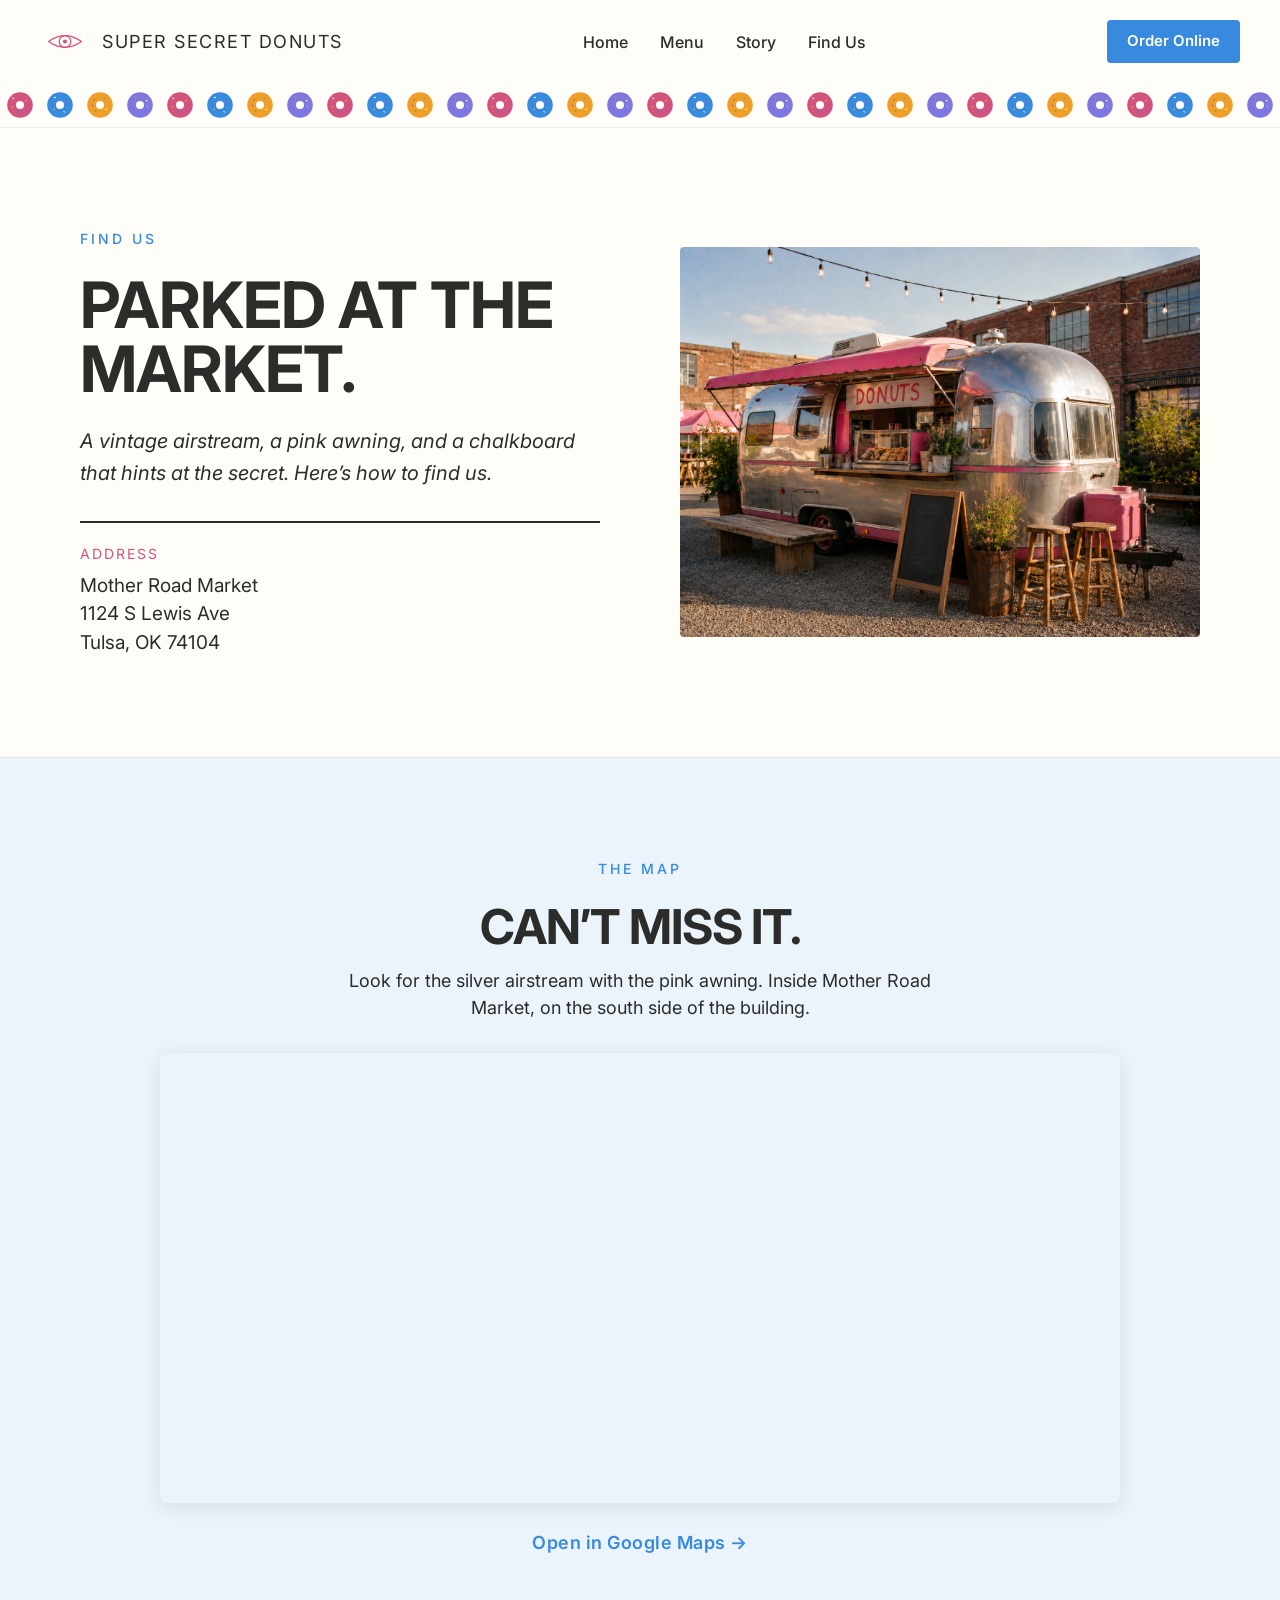
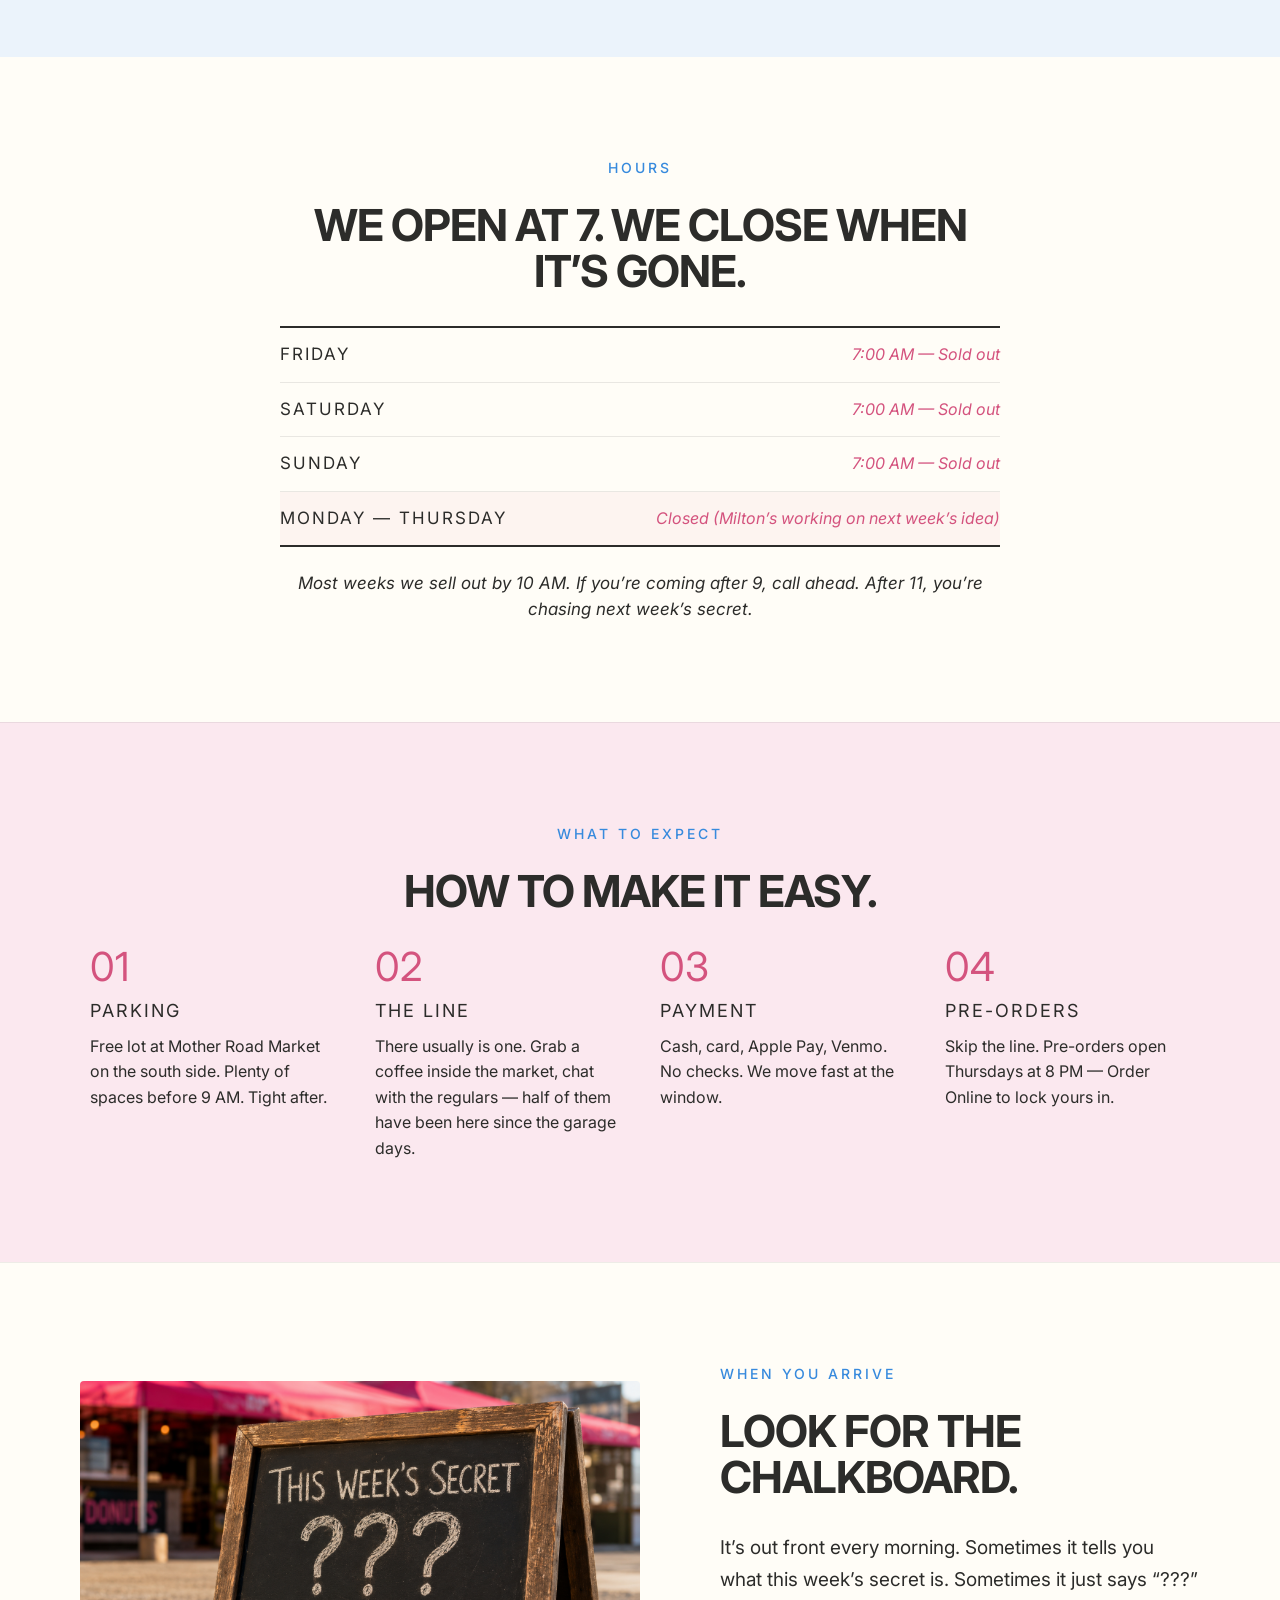
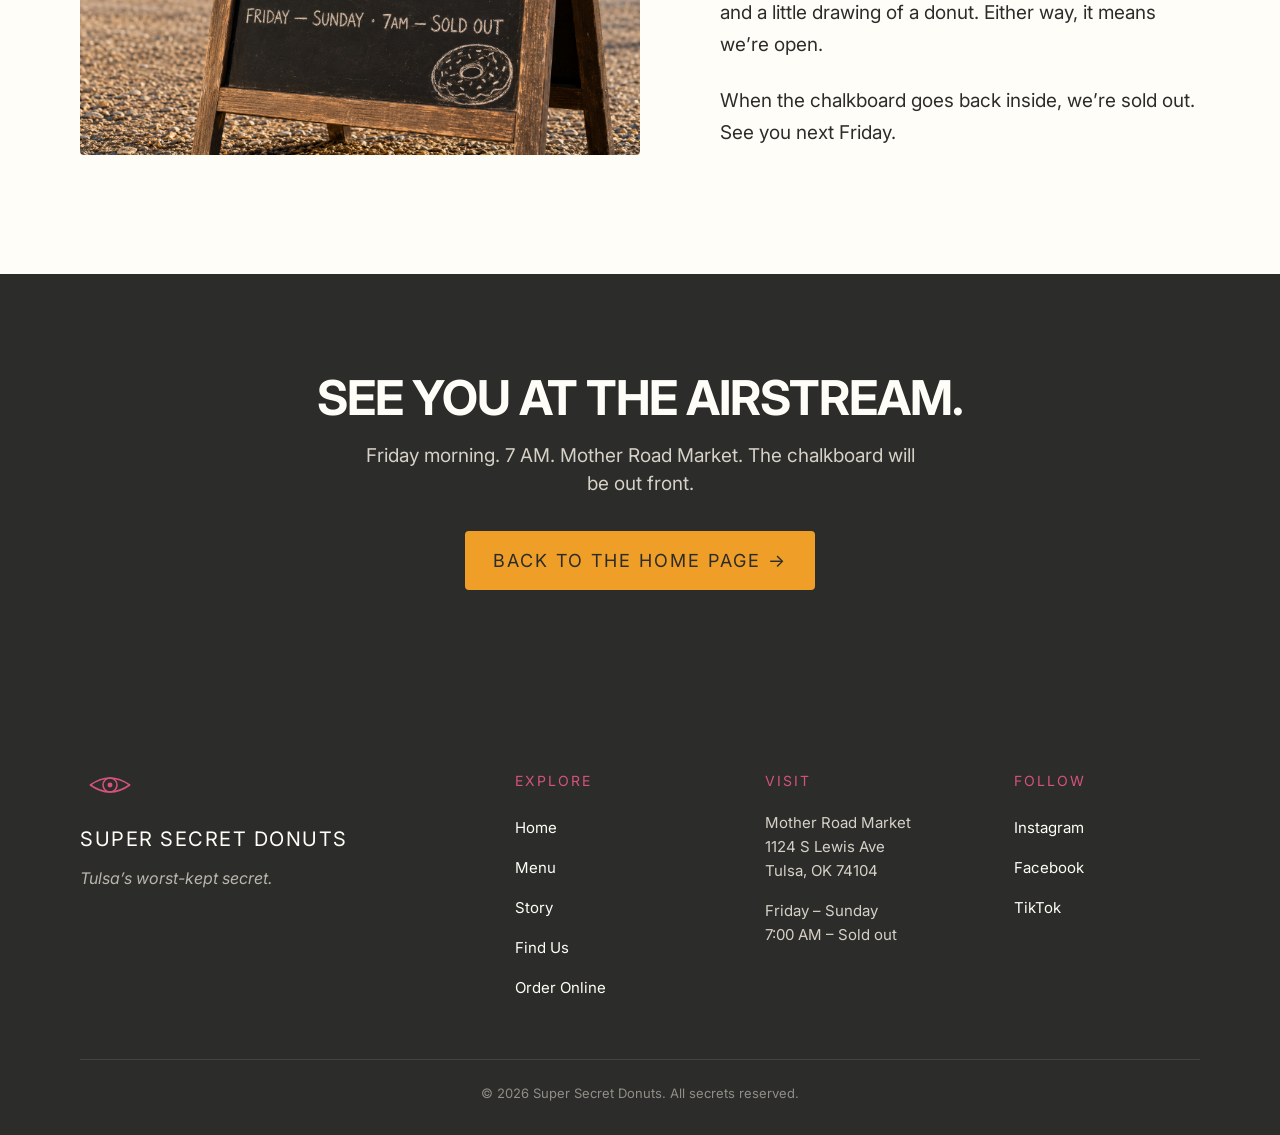
<file: findus.html>
<!DOCTYPE html>
<html lang="en">
<head>
<meta charset="UTF-8" />
<meta name="viewport" content="width=device-width, initial-scale=1.0" />
<title>Find Us — Super Secret Donuts</title>
<link rel="stylesheet" href="styles.css" />
<link href="https://fonts.googleapis.com/css2?family=Inter:wght@400;500;600&display=swap" rel="stylesheet" />
</head>
<body>
<a href="#main" class="skip-link">Skip to content</a>
<!-- NAVIGATION BAR -->
<nav class="nav">
<div class="nav-left">
<svg class="logo" viewBox="-2 -4 104 58" xmlns="http://www.w3.org/2000/svg" aria-label="Super Secret Donuts logo">
<path d="M 12 25 Q 50 -2 88 25 Q 50 52 12 25 Z" fill="none" stroke="#D4537E" stroke-width="3" stroke-linejoin="round"/>
<circle cx="50" cy="25" r="13.5" fill="none" stroke="#D4537E" stroke-width="3"/>
<circle cx="50" cy="25" r="4.8" fill="#D4537E"/>
</svg>
<span class="wordmark">SUPER SECRET DONUTS</span>
</div>
<ul class="nav-links">
<li><a href="index.html">Home</a></li>
<li><a href="menu.html">Menu</a></li>
<li><a href="story.html">Story</a></li>
<li><a href="findus.html">Find Us</a></li>
</ul>
<a href="order.html" class="order-button">Order Online</a>
</nav>

<!-- DONUT BORDER STRIP -->
<div class="donut-border" aria-hidden="true">
<svg width="0" height="0" style="position:absolute" aria-hidden="true">
<defs>
<g id="donut-mag"><circle cx="20" cy="20" r="16" fill="#D4537E"/><circle cx="20" cy="20" r="5" fill="#FFFDF7"/><rect x="10" y="11" width="3" height="1.2" rx="0.6" fill="#FFFDF7" transform="rotate(25 11.5 11.6)"/><rect x="26" y="14" width="3" height="1.2" rx="0.6" fill="#EF9F27" transform="rotate(-30 27.5 14.6)"/><rect x="14" y="28" width="3" height="1.2" rx="0.6" fill="#378ADD" transform="rotate(55 15.5 28.6)"/><rect x="25" y="26" width="3" height="1.2" rx="0.6" fill="#7F77DD" transform="rotate(-15 26.5 26.6)"/><rect x="9" y="22" width="3" height="1.2" rx="0.6" fill="#EF9F27" transform="rotate(70 10.5 22.6)"/></g>
<g id="donut-cyan"><circle cx="20" cy="20" r="16" fill="#378ADD"/><circle cx="20" cy="20" r="5" fill="#FFFDF7"/><rect x="12" y="10" width="3" height="1.2" rx="0.6" fill="#FFFDF7" transform="rotate(-20 13.5 10.6)"/><rect x="27" y="16" width="3" height="1.2" rx="0.6" fill="#D4537E" transform="rotate(40 28.5 16.6)"/><rect x="11" y="25" width="3" height="1.2" rx="0.6" fill="#EF9F27" transform="rotate(-50 12.5 25.6)"/><rect x="24" y="28" width="3" height="1.2" rx="0.6" fill="#FFFDF7" transform="rotate(20 25.5 28.6)"/><rect x="28" y="22" width="3" height="1.2" rx="0.6" fill="#7F77DD" transform="rotate(-60 29.5 22.6)"/></g>
<g id="donut-yel"><circle cx="20" cy="20" r="16" fill="#EF9F27"/><circle cx="20" cy="20" r="5" fill="#FFFDF7"/><rect x="11" y="13" width="3" height="1.2" rx="0.6" fill="#D4537E" transform="rotate(35 12.5 13.6)"/><rect x="25" y="11" width="3" height="1.2" rx="0.6" fill="#378ADD" transform="rotate(-25 26.5 11.6)"/><rect x="13" y="27" width="3" height="1.2" rx="0.6" fill="#7F77DD" transform="rotate(60 14.5 27.6)"/><rect x="26" y="25" width="3" height="1.2" rx="0.6" fill="#FFFDF7" transform="rotate(-10 27.5 25.6)"/><rect x="9" y="20" width="3" height="1.2" rx="0.6" fill="#D4537E" transform="rotate(75 10.5 20.6)"/></g>
<g id="donut-pur"><circle cx="20" cy="20" r="16" fill="#7F77DD"/><circle cx="20" cy="20" r="5" fill="#FFFDF7"/><rect x="13" y="10" width="3" height="1.2" rx="0.6" fill="#EF9F27" transform="rotate(-30 14.5 10.6)"/><rect x="27" y="14" width="3" height="1.2" rx="0.6" fill="#FFFDF7" transform="rotate(25 28.5 14.6)"/><rect x="10" y="24" width="3" height="1.2" rx="0.6" fill="#D4537E" transform="rotate(-55 11.5 24.6)"/><rect x="25" y="27" width="3" height="1.2" rx="0.6" fill="#378ADD" transform="rotate(15 26.5 27.6)"/><rect x="28" y="21" width="3" height="1.2" rx="0.6" fill="#EF9F27" transform="rotate(-65 29.5 21.6)"/></g>
</defs>
</svg>
<svg class="donut-icon" viewBox="0 0 40 40"><use href="#donut-mag"/></svg>
<svg class="donut-icon" viewBox="0 0 40 40"><use href="#donut-cyan"/></svg>
<svg class="donut-icon" viewBox="0 0 40 40"><use href="#donut-yel"/></svg>
<svg class="donut-icon" viewBox="0 0 40 40"><use href="#donut-pur"/></svg>
<svg class="donut-icon" viewBox="0 0 40 40"><use href="#donut-mag"/></svg>
<svg class="donut-icon" viewBox="0 0 40 40"><use href="#donut-cyan"/></svg>
<svg class="donut-icon" viewBox="0 0 40 40"><use href="#donut-yel"/></svg>
<svg class="donut-icon" viewBox="0 0 40 40"><use href="#donut-pur"/></svg>
<svg class="donut-icon" viewBox="0 0 40 40"><use href="#donut-mag"/></svg>
<svg class="donut-icon" viewBox="0 0 40 40"><use href="#donut-cyan"/></svg>
<svg class="donut-icon" viewBox="0 0 40 40"><use href="#donut-yel"/></svg>
<svg class="donut-icon" viewBox="0 0 40 40"><use href="#donut-pur"/></svg>
<svg class="donut-icon" viewBox="0 0 40 40"><use href="#donut-mag"/></svg>
<svg class="donut-icon" viewBox="0 0 40 40"><use href="#donut-cyan"/></svg>
<svg class="donut-icon" viewBox="0 0 40 40"><use href="#donut-yel"/></svg>
<svg class="donut-icon" viewBox="0 0 40 40"><use href="#donut-pur"/></svg>
<svg class="donut-icon" viewBox="0 0 40 40"><use href="#donut-mag"/></svg>
<svg class="donut-icon" viewBox="0 0 40 40"><use href="#donut-cyan"/></svg>
<svg class="donut-icon" viewBox="0 0 40 40"><use href="#donut-yel"/></svg>
<svg class="donut-icon" viewBox="0 0 40 40"><use href="#donut-pur"/></svg>
<svg class="donut-icon" viewBox="0 0 40 40"><use href="#donut-mag"/></svg>
<svg class="donut-icon" viewBox="0 0 40 40"><use href="#donut-cyan"/></svg>
<svg class="donut-icon" viewBox="0 0 40 40"><use href="#donut-yel"/></svg>
<svg class="donut-icon" viewBox="0 0 40 40"><use href="#donut-pur"/></svg>
<svg class="donut-icon" viewBox="0 0 40 40"><use href="#donut-mag"/></svg>
<svg class="donut-icon" viewBox="0 0 40 40"><use href="#donut-cyan"/></svg>
<svg class="donut-icon" viewBox="0 0 40 40"><use href="#donut-yel"/></svg>
<svg class="donut-icon" viewBox="0 0 40 40"><use href="#donut-pur"/></svg>
<svg class="donut-icon" viewBox="0 0 40 40"><use href="#donut-mag"/></svg>
<svg class="donut-icon" viewBox="0 0 40 40"><use href="#donut-cyan"/></svg>
<svg class="donut-icon" viewBox="0 0 40 40"><use href="#donut-yel"/></svg>
<svg class="donut-icon" viewBox="0 0 40 40"><use href="#donut-pur"/></svg>
</div>

<!-- PAGE HERO -->
<section class="findus-page-hero" id="main">
<div class="findus-hero-text">
<p class="section-overline">FIND US</p>
<h1 class="findus-page-headline">PARKED AT THE MARKET.</h1>
<p class="findus-page-sub">A vintage airstream, a pink awning, and a chalkboard that hints at the secret. Here&rsquo;s how to find us.</p>
<div class="findus-page-address">
<p class="findus-label">ADDRESS</p>
<p class="findus-info-text">Mother Road Market<br/>1124 S Lewis Ave<br/>Tulsa, OK 74104</p>
</div>
</div>
<div class="findus-hero-image">
<img src="airstream.jpg" alt="The Super Secret Donuts airstream at Mother Road Market with a pink awning, donut display, and string lights overhead" />
</div>
</section>

<!-- EMBEDDED MAP -->
<section class="findus-map-section">
<p class="section-overline">THE MAP</p>
<h2 class="findus-map-headline">CAN&rsquo;T MISS IT.</h2>
<p class="findus-map-sub">Look for the silver airstream with the pink awning. Inside Mother Road Market, on the south side of the building.</p>
<div class="map-embed">
<iframe src="https://www.google.com/maps/embed?pb=!1m16!1m12!1m3!1d342.1892451230351!2d-95.95897017909795!3d36.14710405365002!2m3!1f0!2f0!3f0!3m2!1i1024!2i768!4f13.1!2m1!1ssuper%20secret%20donuts%20mother%20road%20market!5e0!3m2!1sen!2sus!4v1779813029656!5m2!1sen!2sus" width="100%" height="450" style="border:0;" allowfullscreen loading="lazy" referrerpolicy="no-referrer-when-downgrade" title="Map showing Super Secret Donuts at Mother Road Market in Tulsa, Oklahoma"></iframe>
</div>
<a href="https://maps.google.com/?q=Mother+Road+Market+Tulsa+OK" target="_blank" rel="noopener" class="text-link">Open in Google Maps &rarr;</a>
</section>

<!-- HOURS / SCHEDULE -->
<section class="findus-hours-section">
<div class="hours-content">
<p class="section-overline">HOURS</p>
<h2 class="findus-section-headline">WE OPEN AT 7. WE CLOSE WHEN IT&rsquo;S GONE.</h2>
<div class="hours-grid">
<div class="hours-row">
<p class="hours-day">FRIDAY</p>
<p class="hours-time">7:00 AM &mdash; Sold out</p>
</div>
<div class="hours-row">
<p class="hours-day">SATURDAY</p>
<p class="hours-time">7:00 AM &mdash; Sold out</p>
</div>
<div class="hours-row">
<p class="hours-day">SUNDAY</p>
<p class="hours-time">7:00 AM &mdash; Sold out</p>
</div>
<div class="hours-row hours-row-closed">
<p class="hours-day">MONDAY &mdash; THURSDAY</p>
<p class="hours-time">Closed (Milton&rsquo;s working on next week&rsquo;s idea)</p>
</div>
</div>
<p class="hours-aside">Most weeks we sell out by 10 AM. If you&rsquo;re coming after 9, call ahead. After 11, you&rsquo;re chasing next week&rsquo;s secret.</p>
</div>
</section>

<!-- WHAT TO EXPECT / PARKING -->
<section class="findus-expect-section">
<div class="expect-content">
<p class="section-overline">WHAT TO EXPECT</p>
<h2 class="findus-section-headline">HOW TO MAKE IT EASY.</h2>
<div class="expect-grid">
<div class="expect-card">
<p class="expect-number">01</p>
<p class="expect-headline">PARKING</p>
<p class="expect-body">Free lot at Mother Road Market on the south side. Plenty of spaces before 9 AM. Tight after.</p>
</div>
<div class="expect-card">
<p class="expect-number">02</p>
<p class="expect-headline">THE LINE</p>
<p class="expect-body">There usually is one. Grab a coffee inside the market, chat with the regulars &mdash; half of them have been here since the garage days.</p>
</div>
<div class="expect-card">
<p class="expect-number">03</p>
<p class="expect-headline">PAYMENT</p>
<p class="expect-body">Cash, card, Apple Pay, Venmo. No checks. We move fast at the window.</p>
</div>
<div class="expect-card">
<p class="expect-number">04</p>
<p class="expect-headline">PRE-ORDERS</p>
<p class="expect-body">Skip the line. Pre-orders open Thursdays at 8 PM &mdash; Order Online to lock yours in.</p>
</div>
</div>
</div>
</section>

<!-- CHALKBOARD MOMENT -->
<section class="chalkboard-section">
<div class="chalkboard-image">
<img src="chalkboard.jpg" alt="A weathered chalkboard A-frame sign outside the airstream, with handwritten text teasing this week's secret donut" />
</div>
<div class="chalkboard-text">
<p class="section-overline">WHEN YOU ARRIVE</p>
<h2 class="findus-section-headline">LOOK FOR THE CHALKBOARD.</h2>
<p class="story-body">It&rsquo;s out front every morning. Sometimes it tells you what this week&rsquo;s secret is. Sometimes it just says &ldquo;???&rdquo; and a little drawing of a donut. Either way, it means we&rsquo;re open.</p>
<p class="story-body">When the chalkboard goes back inside, we&rsquo;re sold out. See you next Friday.</p>
</div>
</section>

<!-- CTA -->
<section class="story-cta">
<h2 class="story-cta-headline">SEE YOU AT THE AIRSTREAM.</h2>
<p class="story-cta-sub">Friday morning. 7 AM. Mother Road Market. The chalkboard will be out front.</p>
<a href="index.html" class="story-cta-button">BACK TO THE HOME PAGE &rarr;</a>
</section>

<!-- FOOTER -->
<footer class="footer">
<div class="footer-grid">
<div class="footer-brand">
<svg class="footer-logo" viewBox="-2 -4 104 58" xmlns="http://www.w3.org/2000/svg" aria-label="Super Secret Donuts logo">
<path d="M 12 25 Q 50 -2 88 25 Q 50 52 12 25 Z" fill="none" stroke="#D4537E" stroke-width="3" stroke-linejoin="round"/>
<circle cx="50" cy="25" r="13.5" fill="none" stroke="#D4537E" stroke-width="3"/>
<circle cx="50" cy="25" r="4.8" fill="#D4537E"/>
</svg>
<p class="footer-wordmark">SUPER SECRET DONUTS</p>
<p class="footer-tagline">Tulsa&rsquo;s worst-kept secret.</p>
</div>
<div class="footer-column">
<p class="footer-heading">EXPLORE</p>
<ul class="footer-links">
<li><a href="index.html">Home</a></li>
<li><a href="menu.html">Menu</a></li>
<li><a href="story.html">Story</a></li>
<li><a href="findus.html">Find Us</a></li>
<li><a href="order.html">Order Online</a></li>
</ul>
</div>
<div class="footer-column">
<p class="footer-heading">VISIT</p>
<p class="footer-info">Mother Road Market<br/>1124 S Lewis Ave<br/>Tulsa, OK 74104</p>
<p class="footer-info">Friday &ndash; Sunday<br/>7:00 AM &ndash; Sold out</p>
</div>
<div class="footer-column">
<p class="footer-heading">FOLLOW</p>
<ul class="footer-links">
<li><a href="https://www.instagram.com/ssdtulsa/" target="_blank" rel="noopener">Instagram</a></li>
<li><a href="https://www.facebook.com/p/Super-Secret-Donuts-Tulsa-61566325681007/" target="_blank" rel="noopener">Facebook</a></li>
<li><a href="https://www.tiktok.com/@supersecretdonuts" target="_blank" rel="noopener">TikTok</a></li>
</ul>
</div>
</div>
<div class="footer-bottom">
<p>&copy; 2026 Super Secret Donuts. All secrets reserved.</p>
</div>
</footer>

</body>
</html>
</file>
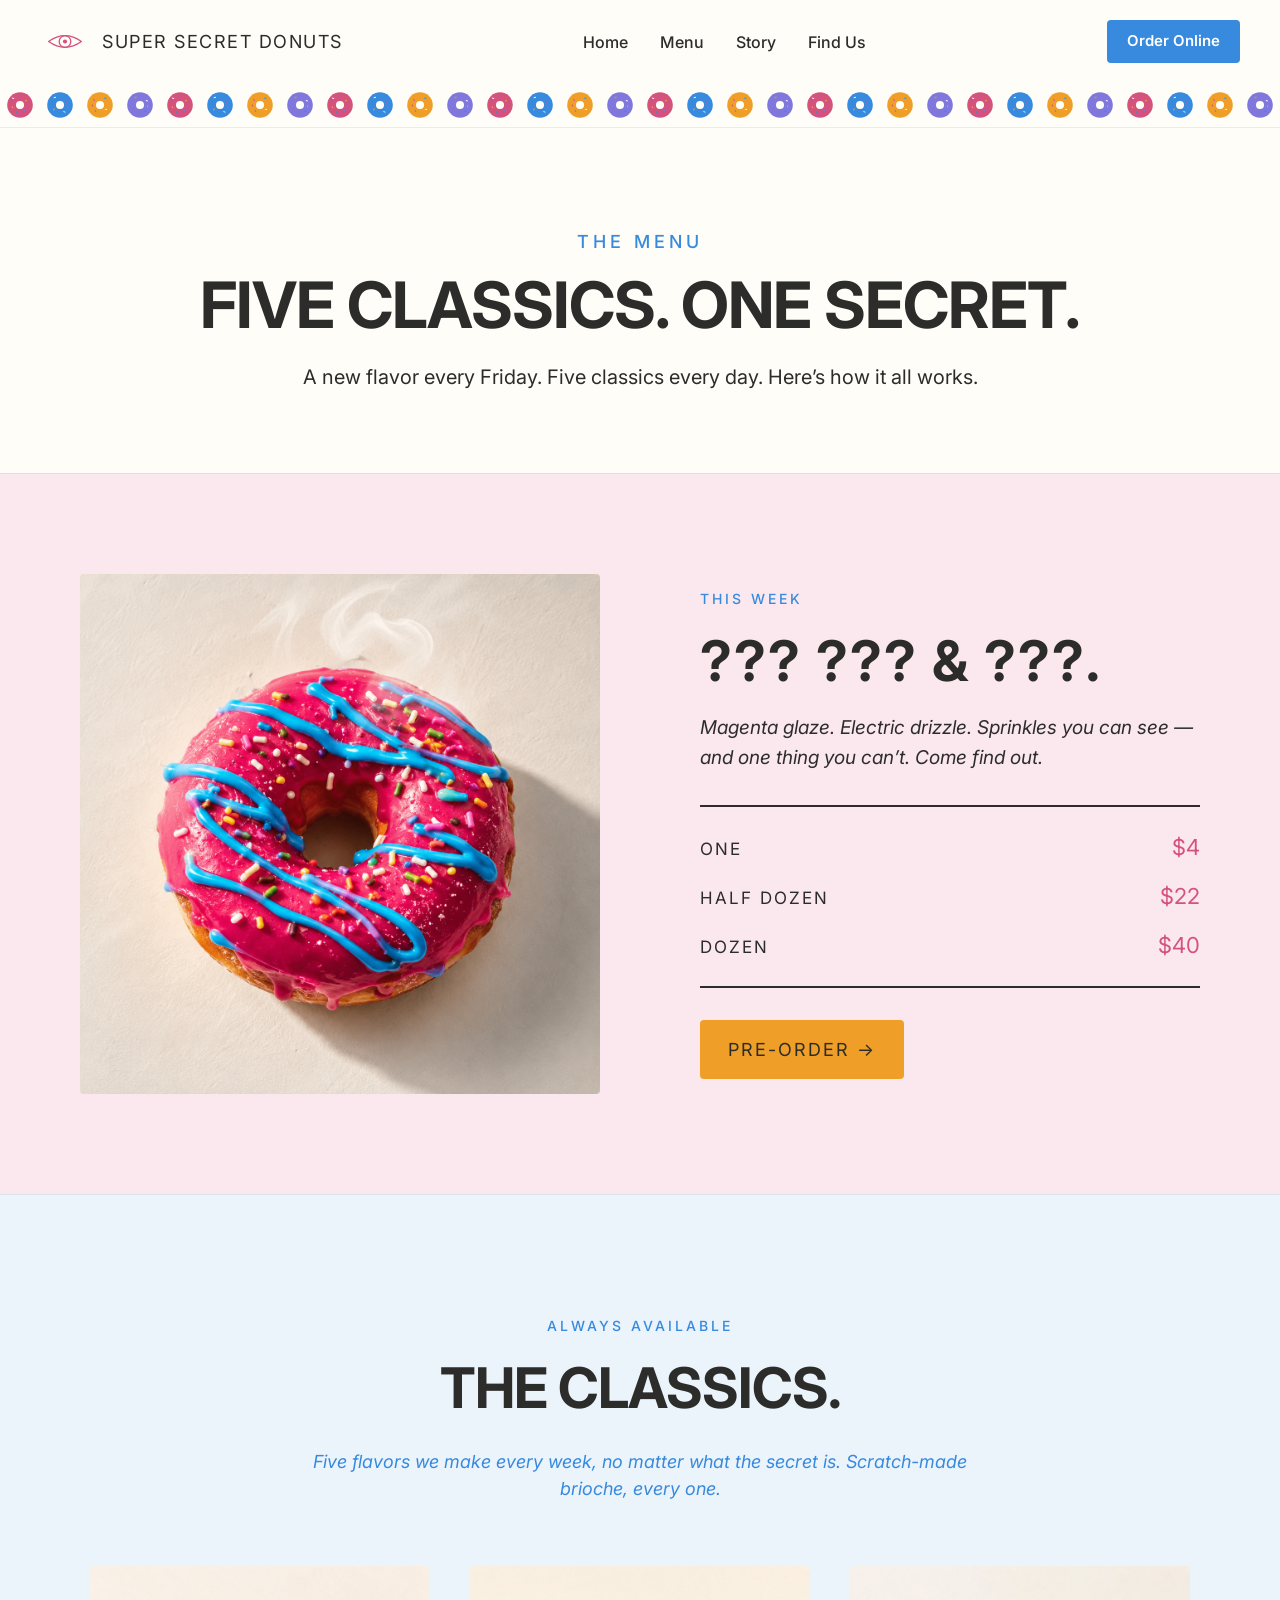
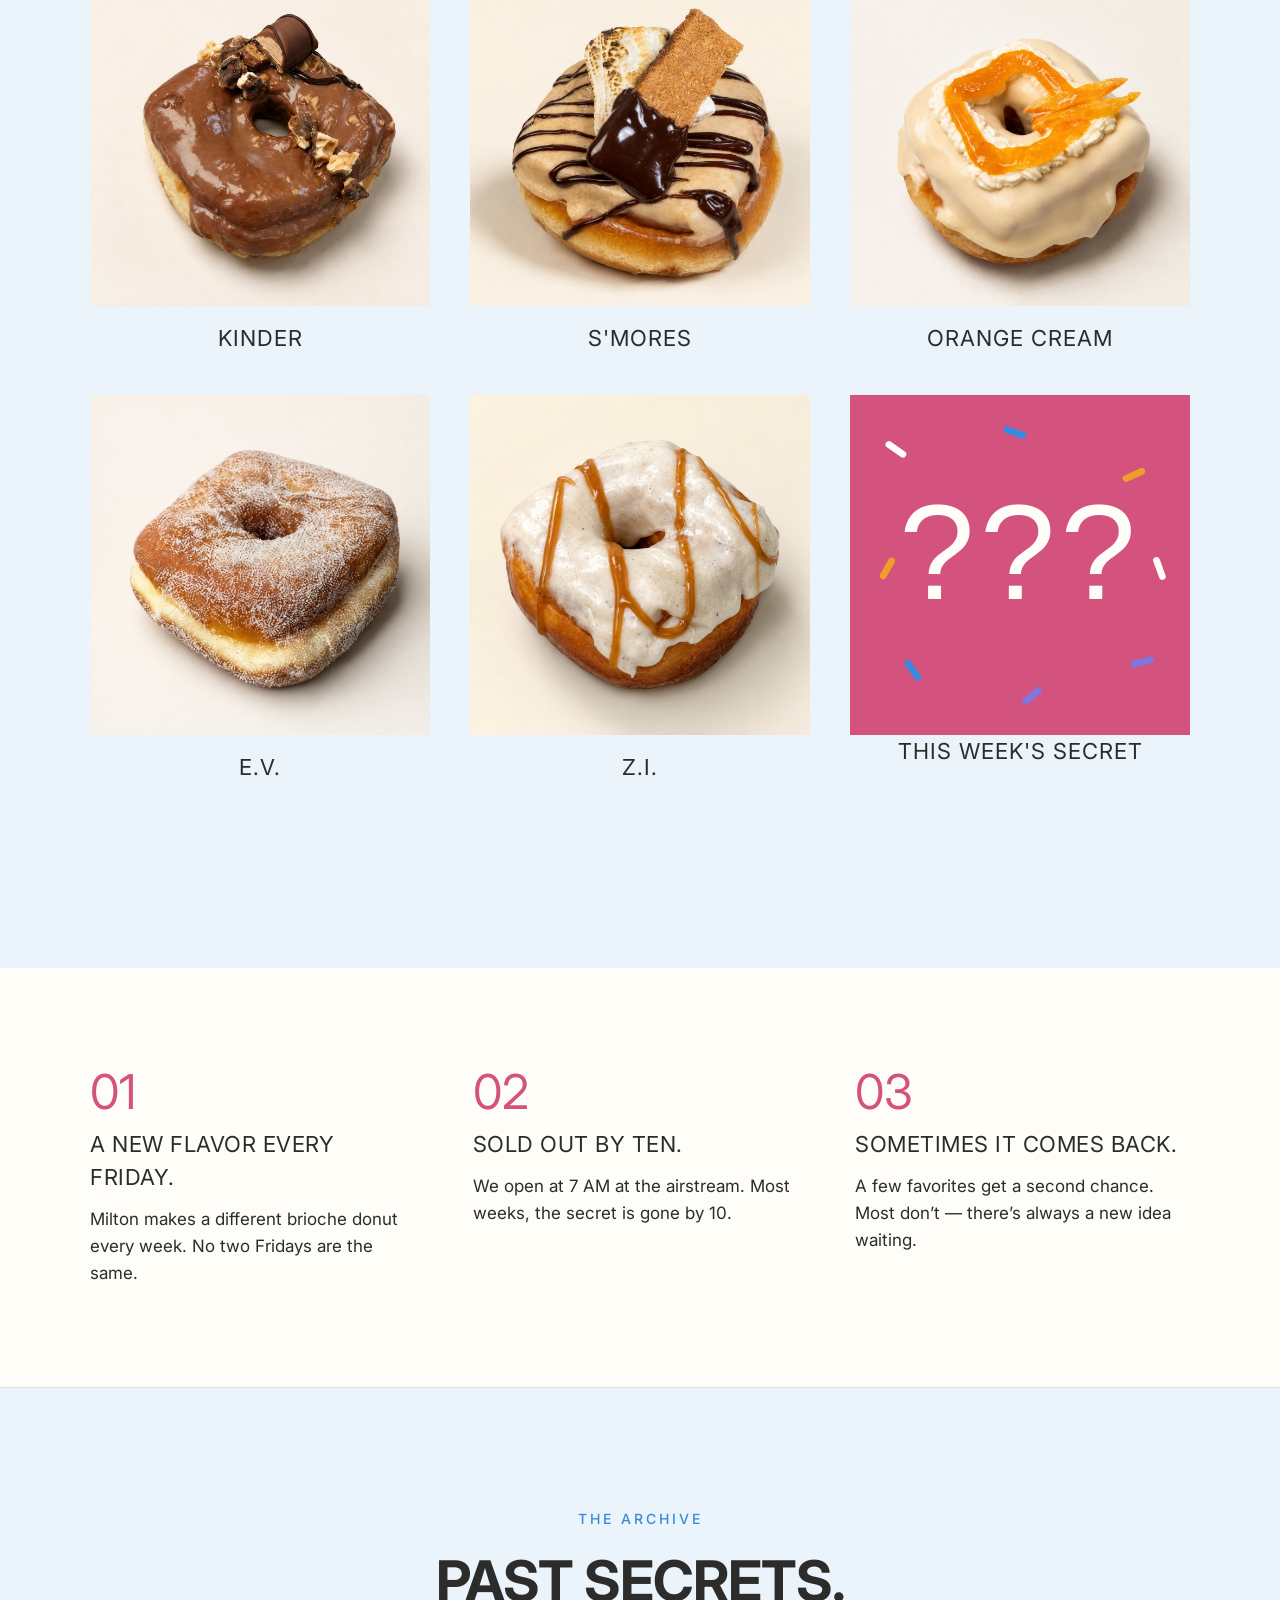
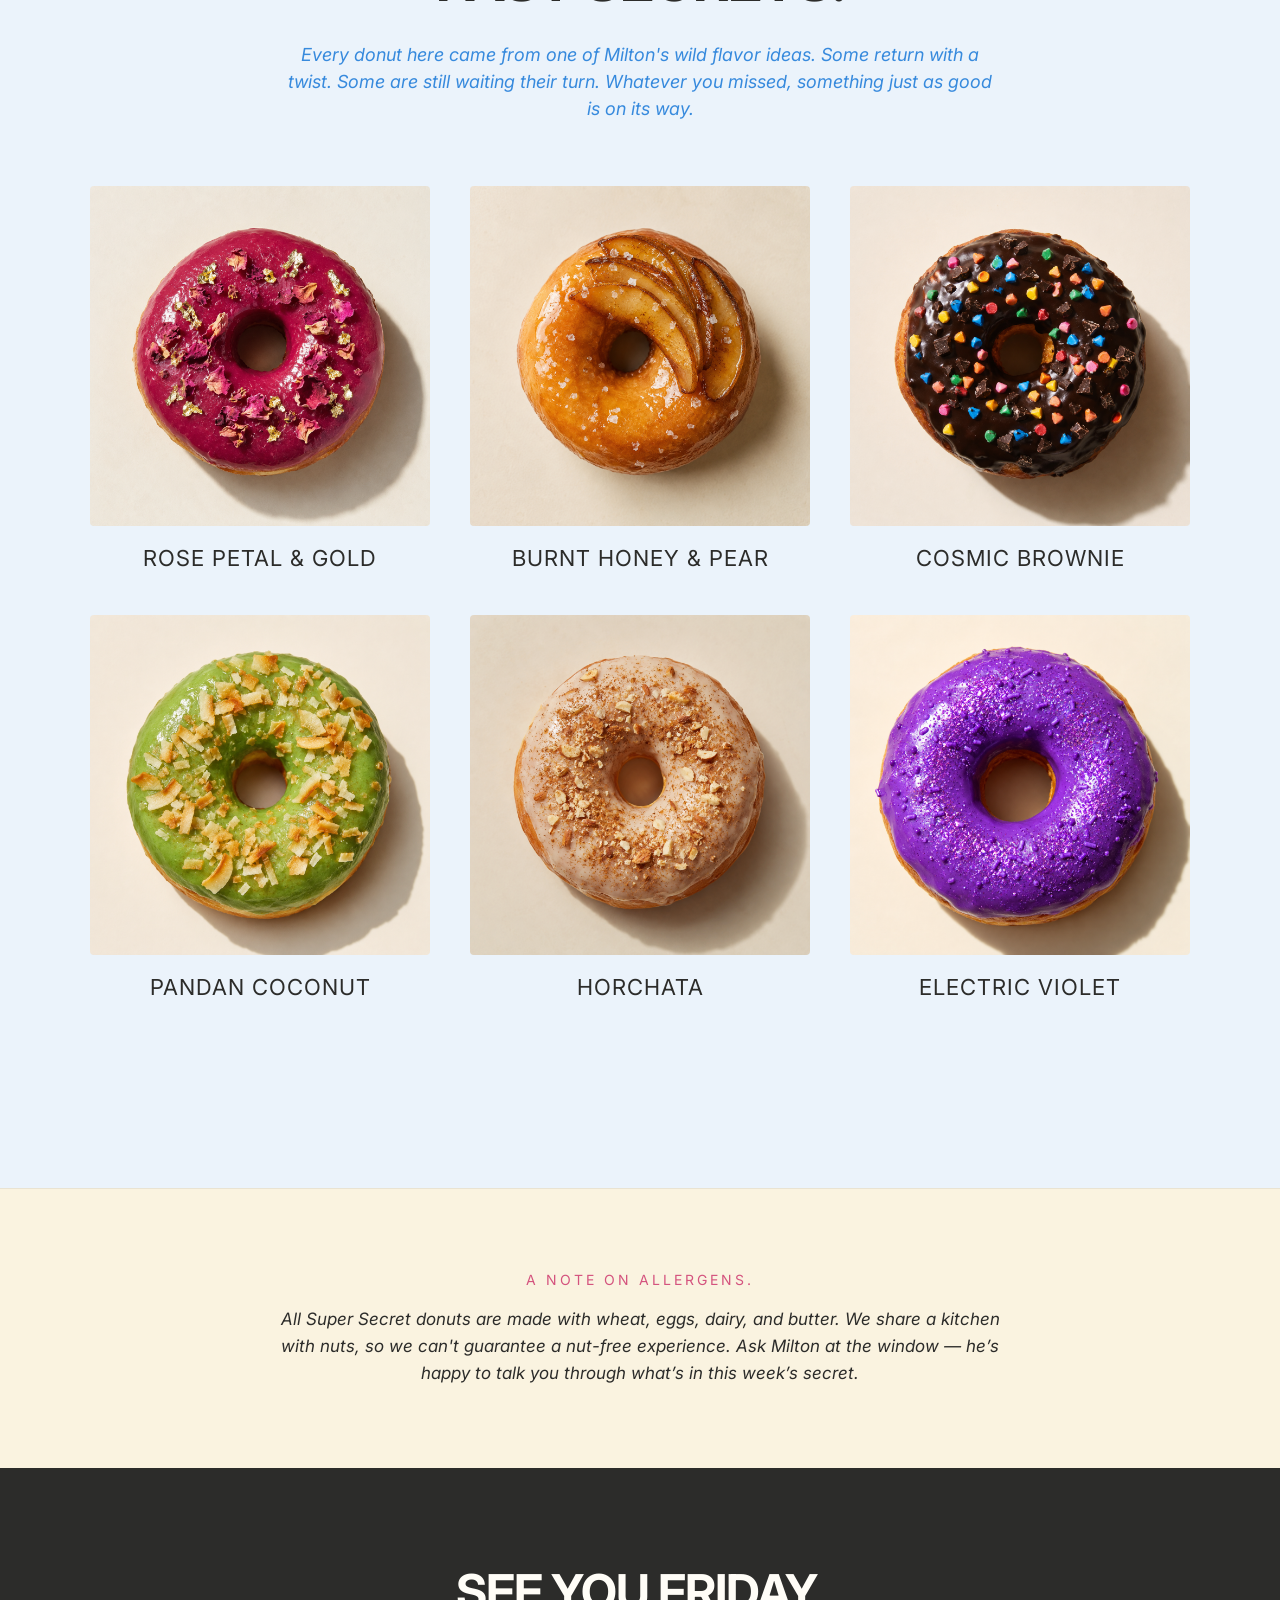
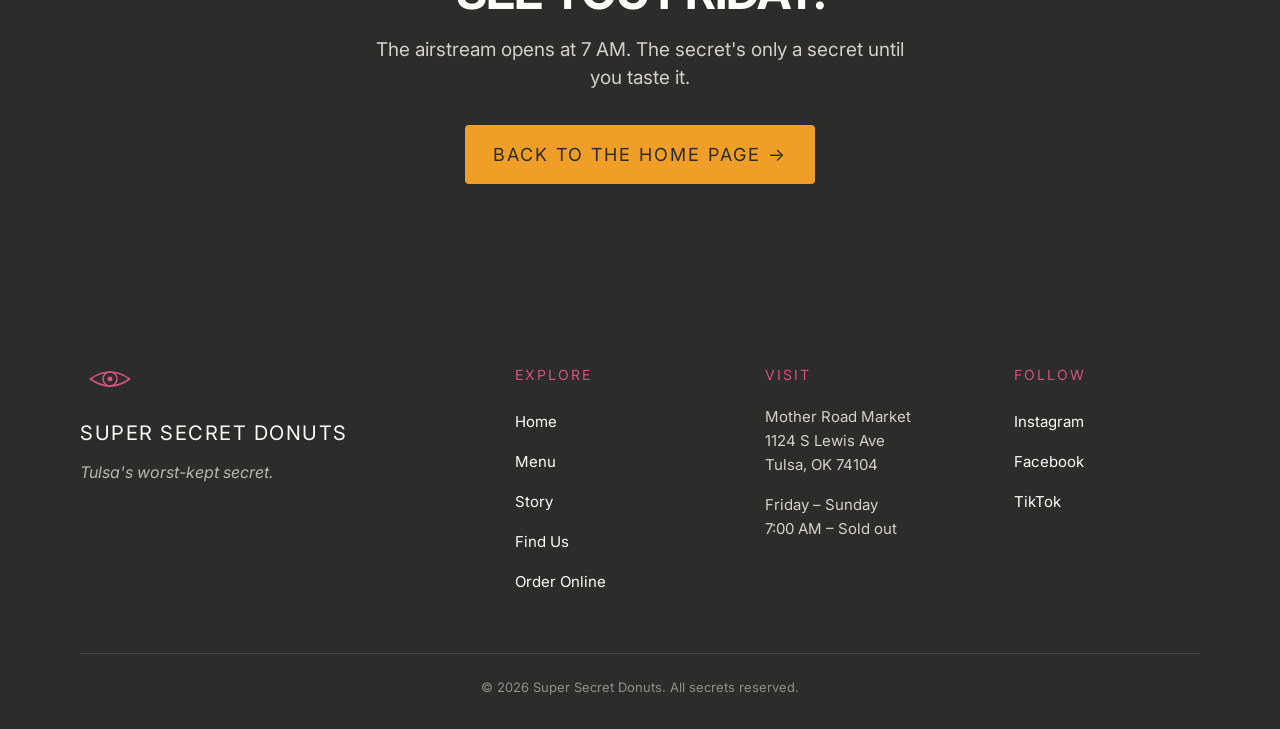
<file: menu.html>
<!DOCTYPE html>
<html lang="en">
<head>
<meta charset="UTF-8" />
<meta name="viewport" content="width=device-width, initial-scale=1.0" />
<title>The Menu — Super Secret Donuts</title>
<link rel="stylesheet" href="styles.css" />
<link href="https://fonts.googleapis.com/css2?family=Inter:wght@400;500;600&display=swap" rel="stylesheet" />
<style>
/* Menu page: bigger "THE MENU" eyebrow */
.menu-hero .section-overline {
  font-size: 18px;
  letter-spacing: 4px;
  margin-bottom: 18px;
}
/* Mystery tile for "This Week's Secret" in Classics grid */
.secret-tile {
  width: 100%;
  aspect-ratio: 1 / 1;
  border-radius: inherit;
  overflow: hidden;
  display: block;
}
.secret-tile svg {
  width: 100%;
  height: 100%;
  display: block;
}
</style>
</head>
<body>
<a href="#main" class="skip-link">Skip to content</a>
<!-- NAVIGATION BAR -->
<nav class="nav">
<div class="nav-left">
<svg class="logo" viewBox="-2 -4 104 58" xmlns="http://www.w3.org/2000/svg" aria-label="Super Secret Donuts logo">
<path d="M 12 25 Q 50 -2 88 25 Q 50 52 12 25 Z" fill="none" stroke="#D4537E" stroke-width="3" stroke-linejoin="round"/>
<circle cx="50" cy="25" r="13.5" fill="none" stroke="#D4537E" stroke-width="3"/>
<circle cx="50" cy="25" r="4.8" fill="#D4537E"/>
</svg>
<span class="wordmark">SUPER SECRET DONUTS</span>
</div>
<ul class="nav-links">
<li><a href="index.html">Home</a></li>
<li><a href="menu.html">Menu</a></li>
<li><a href="story.html">Story</a></li>
<li><a href="findus.html">Find Us</a></li>
</ul>
<a href="order.html" class="order-button">Order Online</a>
</nav>

<!-- DONUT BORDER STRIP -->
<div class="donut-border" aria-hidden="true">
<svg width="0" height="0" style="position:absolute" aria-hidden="true">
<defs>
<g id="donut-mag"><circle cx="20" cy="20" r="16" fill="#D4537E"/><circle cx="20" cy="20" r="5" fill="#FFFDF7"/><rect x="10" y="11" width="3" height="1.2" rx="0.6" fill="#FFFDF7" transform="rotate(25 11.5 11.6)"/><rect x="26" y="14" width="3" height="1.2" rx="0.6" fill="#EF9F27" transform="rotate(-30 27.5 14.6)"/><rect x="14" y="28" width="3" height="1.2" rx="0.6" fill="#378ADD" transform="rotate(55 15.5 28.6)"/><rect x="25" y="26" width="3" height="1.2" rx="0.6" fill="#7F77DD" transform="rotate(-15 26.5 26.6)"/><rect x="9" y="22" width="3" height="1.2" rx="0.6" fill="#EF9F27" transform="rotate(70 10.5 22.6)"/></g>
<g id="donut-cyan"><circle cx="20" cy="20" r="16" fill="#378ADD"/><circle cx="20" cy="20" r="5" fill="#FFFDF7"/><rect x="12" y="10" width="3" height="1.2" rx="0.6" fill="#FFFDF7" transform="rotate(-20 13.5 10.6)"/><rect x="27" y="16" width="3" height="1.2" rx="0.6" fill="#D4537E" transform="rotate(40 28.5 16.6)"/><rect x="11" y="25" width="3" height="1.2" rx="0.6" fill="#EF9F27" transform="rotate(-50 12.5 25.6)"/><rect x="24" y="28" width="3" height="1.2" rx="0.6" fill="#FFFDF7" transform="rotate(20 25.5 28.6)"/><rect x="28" y="22" width="3" height="1.2" rx="0.6" fill="#7F77DD" transform="rotate(-60 29.5 22.6)"/></g>
<g id="donut-yel"><circle cx="20" cy="20" r="16" fill="#EF9F27"/><circle cx="20" cy="20" r="5" fill="#FFFDF7"/><rect x="11" y="13" width="3" height="1.2" rx="0.6" fill="#D4537E" transform="rotate(35 12.5 13.6)"/><rect x="25" y="11" width="3" height="1.2" rx="0.6" fill="#378ADD" transform="rotate(-25 26.5 11.6)"/><rect x="13" y="27" width="3" height="1.2" rx="0.6" fill="#7F77DD" transform="rotate(60 14.5 27.6)"/><rect x="26" y="25" width="3" height="1.2" rx="0.6" fill="#FFFDF7" transform="rotate(-10 27.5 25.6)"/><rect x="9" y="20" width="3" height="1.2" rx="0.6" fill="#D4537E" transform="rotate(75 10.5 20.6)"/></g>
<g id="donut-pur"><circle cx="20" cy="20" r="16" fill="#7F77DD"/><circle cx="20" cy="20" r="5" fill="#FFFDF7"/><rect x="13" y="10" width="3" height="1.2" rx="0.6" fill="#EF9F27" transform="rotate(-30 14.5 10.6)"/><rect x="27" y="14" width="3" height="1.2" rx="0.6" fill="#FFFDF7" transform="rotate(25 28.5 14.6)"/><rect x="10" y="24" width="3" height="1.2" rx="0.6" fill="#D4537E" transform="rotate(-55 11.5 24.6)"/><rect x="25" y="27" width="3" height="1.2" rx="0.6" fill="#378ADD" transform="rotate(15 26.5 27.6)"/><rect x="28" y="21" width="3" height="1.2" rx="0.6" fill="#EF9F27" transform="rotate(-65 29.5 21.6)"/></g>
</defs>
</svg>
<svg class="donut-icon" viewBox="0 0 40 40"><use href="#donut-mag"/></svg>
<svg class="donut-icon" viewBox="0 0 40 40"><use href="#donut-cyan"/></svg>
<svg class="donut-icon" viewBox="0 0 40 40"><use href="#donut-yel"/></svg>
<svg class="donut-icon" viewBox="0 0 40 40"><use href="#donut-pur"/></svg>
<svg class="donut-icon" viewBox="0 0 40 40"><use href="#donut-mag"/></svg>
<svg class="donut-icon" viewBox="0 0 40 40"><use href="#donut-cyan"/></svg>
<svg class="donut-icon" viewBox="0 0 40 40"><use href="#donut-yel"/></svg>
<svg class="donut-icon" viewBox="0 0 40 40"><use href="#donut-pur"/></svg>
<svg class="donut-icon" viewBox="0 0 40 40"><use href="#donut-mag"/></svg>
<svg class="donut-icon" viewBox="0 0 40 40"><use href="#donut-cyan"/></svg>
<svg class="donut-icon" viewBox="0 0 40 40"><use href="#donut-yel"/></svg>
<svg class="donut-icon" viewBox="0 0 40 40"><use href="#donut-pur"/></svg>
<svg class="donut-icon" viewBox="0 0 40 40"><use href="#donut-mag"/></svg>
<svg class="donut-icon" viewBox="0 0 40 40"><use href="#donut-cyan"/></svg>
<svg class="donut-icon" viewBox="0 0 40 40"><use href="#donut-yel"/></svg>
<svg class="donut-icon" viewBox="0 0 40 40"><use href="#donut-pur"/></svg>
<svg class="donut-icon" viewBox="0 0 40 40"><use href="#donut-mag"/></svg>
<svg class="donut-icon" viewBox="0 0 40 40"><use href="#donut-cyan"/></svg>
<svg class="donut-icon" viewBox="0 0 40 40"><use href="#donut-yel"/></svg>
<svg class="donut-icon" viewBox="0 0 40 40"><use href="#donut-pur"/></svg>
<svg class="donut-icon" viewBox="0 0 40 40"><use href="#donut-mag"/></svg>
<svg class="donut-icon" viewBox="0 0 40 40"><use href="#donut-cyan"/></svg>
<svg class="donut-icon" viewBox="0 0 40 40"><use href="#donut-yel"/></svg>
<svg class="donut-icon" viewBox="0 0 40 40"><use href="#donut-pur"/></svg>
<svg class="donut-icon" viewBox="0 0 40 40"><use href="#donut-mag"/></svg>
<svg class="donut-icon" viewBox="0 0 40 40"><use href="#donut-cyan"/></svg>
<svg class="donut-icon" viewBox="0 0 40 40"><use href="#donut-yel"/></svg>
<svg class="donut-icon" viewBox="0 0 40 40"><use href="#donut-pur"/></svg>
<svg class="donut-icon" viewBox="0 0 40 40"><use href="#donut-mag"/></svg>
<svg class="donut-icon" viewBox="0 0 40 40"><use href="#donut-cyan"/></svg>
<svg class="donut-icon" viewBox="0 0 40 40"><use href="#donut-yel"/></svg>
<svg class="donut-icon" viewBox="0 0 40 40"><use href="#donut-pur"/></svg>
</div>

<!-- PAGE HERO -->
<section class="menu-hero" id="main">
<p class="section-overline">THE MENU</p>
<h1 class="menu-hero-headline">FIVE CLASSICS. ONE SECRET.</h1>
<p class="menu-hero-sub">A new flavor every Friday. Five classics every day. Here&rsquo;s how it all works.</p>
</section>

<!-- THIS WEEK'S SECRET -->
<section class="menu-this-week">
<div class="this-week-image">
<img src="donut-hero.jpg" alt="This week's secret donut &mdash; pink-glazed brioche with electric blue icing drizzle and colorful sprinkles" />
</div>
<div class="this-week-text">
<p class="section-overline">THIS WEEK</p>
<h2 class="this-week-headline">??? ??? &amp; ???.</h2>
<p class="this-week-tease">Magenta glaze. Electric drizzle. Sprinkles you can see &mdash; and one thing you can&rsquo;t. Come find out.</p>
<div class="price-block">
<p class="price-row"><span class="price-label">ONE</span><span class="price-amount">$4</span></p>
<p class="price-row"><span class="price-label">HALF DOZEN</span><span class="price-amount">$22</span></p>
<p class="price-row"><span class="price-label">DOZEN</span><span class="price-amount">$40</span></p>
</div>
<a href="order.html" class="story-cta-button">PRE-ORDER &rarr;</a>
</div>
</section>

<!-- THE CLASSICS -->
<section class="archive-preview">
<div class="archive-header">
<p class="section-overline">ALWAYS AVAILABLE</p>
<h2 class="section-headline">THE CLASSICS.</h2>
<p class="archive-intro">Five flavors we make every week, no matter what the secret is. Scratch-made brioche, every one.</p>
</div>
<div class="archive-grid">
<div class="archive-card">
<img src="classic-kinder.jpg" alt="Kinder donut with hazelnut chocolate buttercream, crushed hazelnuts, waffle cone pieces, and a Kinder Bueno garnish" />
<p class="archive-name">KINDER</p>
</div>
<div class="archive-card">
<img src="classic-smores.jpg" alt="S'mores donut with graham cracker buttercream, dark chocolate ganache, toasted vanilla bean marshmallow, and a chocolate-dipped graham cracker" />
<p class="archive-name">S'MORES</p>
</div>
<div class="archive-card">
<img src="classic-orange.jpg" alt="Orange Cream donut with orange icing, piped orange-infused cream, marmalade, and candied orange peel" />
<p class="archive-name">ORANGE CREAM</p>
</div>
<div class="archive-card">
<img src="classic-ev.jpg" alt="E.V. donut coated in cinnamon sugar with clove, ginger, nutmeg, sea salt, and sparkling sugar" />
<p class="archive-name">E.V.</p>
</div>
<div class="archive-card">
<img src="classic-zi.jpg" alt="Z.I. donut with browned-butter icing, browned-butter caramel drizzle, and smoked salt" />
<p class="archive-name">Z.I.</p>
</div>
<div class="archive-card">
<div class="secret-tile" role="img" aria-label="This week's secret donut — flavor not revealed">
<svg viewBox="0 0 400 400" xmlns="http://www.w3.org/2000/svg" preserveAspectRatio="xMidYMid slice">
<rect width="400" height="400" fill="#D4537E"/>
<rect x="40" y="60" width="28" height="8" rx="4" fill="#FFFDF7" transform="rotate(35 54 64)"/>
<rect x="320" y="90" width="28" height="8" rx="4" fill="#EF9F27" transform="rotate(-25 334 94)"/>
<rect x="60" y="320" width="28" height="8" rx="4" fill="#378ADD" transform="rotate(55 74 324)"/>
<rect x="330" y="310" width="28" height="8" rx="4" fill="#7F77DD" transform="rotate(-15 344 314)"/>
<rect x="350" y="200" width="28" height="8" rx="4" fill="#FFFDF7" transform="rotate(70 364 204)"/>
<rect x="30" y="200" width="28" height="8" rx="4" fill="#EF9F27" transform="rotate(-60 44 204)"/>
<rect x="180" y="40" width="28" height="8" rx="4" fill="#378ADD" transform="rotate(20 194 44)"/>
<rect x="200" y="350" width="28" height="8" rx="4" fill="#7F77DD" transform="rotate(-40 214 354)"/>
<text x="200" y="240" text-anchor="middle" font-family="Impact, sans-serif" font-size="160" fill="#FFFDF7" letter-spacing="6">???</text>
</svg>
</div>
<p class="archive-name">THIS WEEK'S SECRET</p>
</div>
</div>
</section>

<!-- HOW IT WORKS -->
<section class="how-it-works">
<div class="how-grid">
<div class="how-step">
<p class="how-number">01</p>
<p class="how-headline">A NEW FLAVOR EVERY FRIDAY.</p>
<p class="how-body">Milton makes a different brioche donut every week. No two Fridays are the same.</p>
</div>
<div class="how-step">
<p class="how-number">02</p>
<p class="how-headline">SOLD OUT BY TEN.</p>
<p class="how-body">We open at 7 AM at the airstream. Most weeks, the secret is gone by 10.</p>
</div>
<div class="how-step">
<p class="how-number">03</p>
<p class="how-headline">SOMETIMES IT COMES BACK.</p>
<p class="how-body">A few favorites get a second chance. Most don&rsquo;t &mdash; there&rsquo;s always a new idea waiting.</p>
</div>
</div>
</section>

<!-- PAST SECRETS ARCHIVE -->
<section class="archive-preview">
<div class="archive-header">
<p class="section-overline">THE ARCHIVE</p>
<h2 class="section-headline">PAST SECRETS.</h2>
<p class="archive-intro">Every donut here came from one of Milton's wild flavor ideas. Some return with a twist. Some are still waiting their turn. Whatever you missed, something just as good is on its way.</p>
</div>
<div class="archive-grid">
<div class="archive-card">
<img src="donut-1.jpg" alt="Rose petal and gold donut with magenta glaze" />
<p class="archive-name">ROSE PETAL &amp; GOLD</p>
</div>
<div class="archive-card">
<img src="donut-2.jpg" alt="Burnt honey and pear donut with caramelized pear slices" />
<p class="archive-name">BURNT HONEY &amp; PEAR</p>
</div>
<div class="archive-card">
<img src="donut-3.jpg" alt="Cosmic brownie donut with chocolate glaze and rainbow chips" />
<p class="archive-name">COSMIC BROWNIE</p>
</div>
<div class="archive-card">
<img src="donut-4.jpg" alt="Pandan coconut donut with green glaze and toasted coconut" />
<p class="archive-name">PANDAN COCONUT</p>
</div>
<div class="archive-card">
<img src="donut-5.jpg" alt="Horchata donut with cinnamon vanilla glaze and crushed almonds" />
<p class="archive-name">HORCHATA</p>
</div>
<div class="archive-card">
<img src="donut-6.jpg" alt="Electric violet donut with purple glaze and shimmering glitter" />
<p class="archive-name">ELECTRIC VIOLET</p>
</div>
</div>
</section>

<!-- ALLERGENS -->
<section class="allergens">
<p class="allergens-heading">A NOTE ON ALLERGENS.</p>
<p class="allergens-body">All Super Secret donuts are made with wheat, eggs, dairy, and butter. We share a kitchen with nuts, so we can't guarantee a nut-free experience. Ask Milton at the window &mdash; he&rsquo;s happy to talk you through what&rsquo;s in this week&rsquo;s secret.</p>
</section>

<!-- CTA -->
<section class="story-cta">
<h2 class="story-cta-headline">SEE YOU FRIDAY.</h2>
<p class="story-cta-sub">The airstream opens at 7 AM. The secret's only a secret until you taste it.</p>
<a href="index.html" class="story-cta-button">BACK TO THE HOME PAGE &rarr;</a>
</section>

<!-- FOOTER -->
<footer class="footer">
<div class="footer-grid">
<div class="footer-brand">
<svg class="footer-logo" viewBox="-2 -4 104 58" xmlns="http://www.w3.org/2000/svg" aria-label="Super Secret Donuts logo">
<path d="M 12 25 Q 50 -2 88 25 Q 50 52 12 25 Z" fill="none" stroke="#D4537E" stroke-width="3" stroke-linejoin="round"/>
<circle cx="50" cy="25" r="13.5" fill="none" stroke="#D4537E" stroke-width="3"/>
<circle cx="50" cy="25" r="4.8" fill="#D4537E"/>
</svg>
<p class="footer-wordmark">SUPER SECRET DONUTS</p>
<p class="footer-tagline">Tulsa's worst-kept secret.</p>
</div>
<div class="footer-column">
<p class="footer-heading">EXPLORE</p>
<ul class="footer-links">
<li><a href="index.html">Home</a></li>
<li><a href="menu.html">Menu</a></li>
<li><a href="story.html">Story</a></li>
<li><a href="findus.html">Find Us</a></li>
<li><a href="order.html">Order Online</a></li>
</ul>
</div>
<div class="footer-column">
<p class="footer-heading">VISIT</p>
<p class="footer-info">Mother Road Market<br/>1124 S Lewis Ave<br/>Tulsa, OK 74104</p>
<p class="footer-info">Friday &ndash; Sunday<br/>7:00 AM &ndash; Sold out</p>
</div>
<div class="footer-column">
<p class="footer-heading">FOLLOW</p>
<ul class="footer-links">
<li><a href="https://www.instagram.com/ssdtulsa/" target="_blank" rel="noopener">Instagram</a></li>
<li><a href="https://www.facebook.com/p/Super-Secret-Donuts-Tulsa-61566325681007/" target="_blank" rel="noopener">Facebook</a></li>
<li><a href="https://www.tiktok.com/@supersecretdonuts" target="_blank" rel="noopener">TikTok</a></li>
</ul>
</div>
</div>
<div class="footer-bottom">
<p>&copy; 2026 Super Secret Donuts. All secrets reserved.</p>
</div>
</footer>

</body>
</html>
</file>
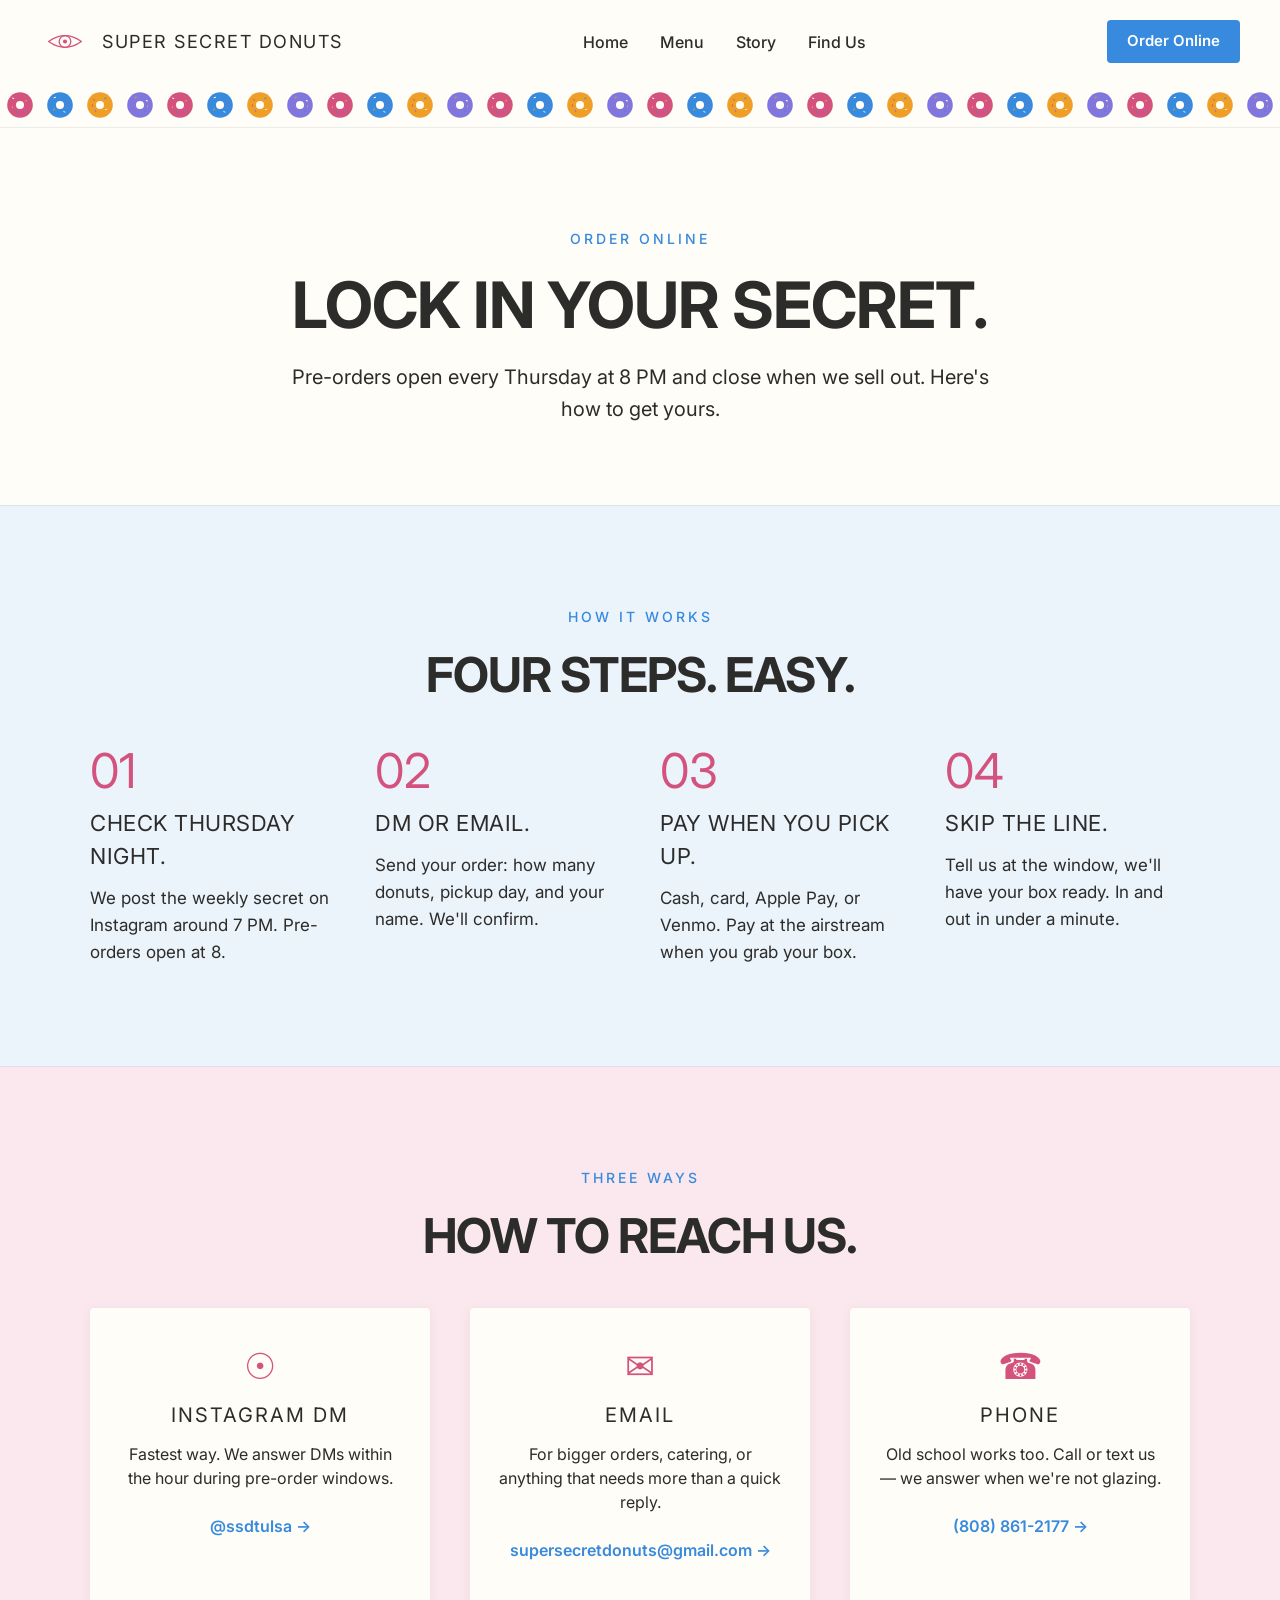
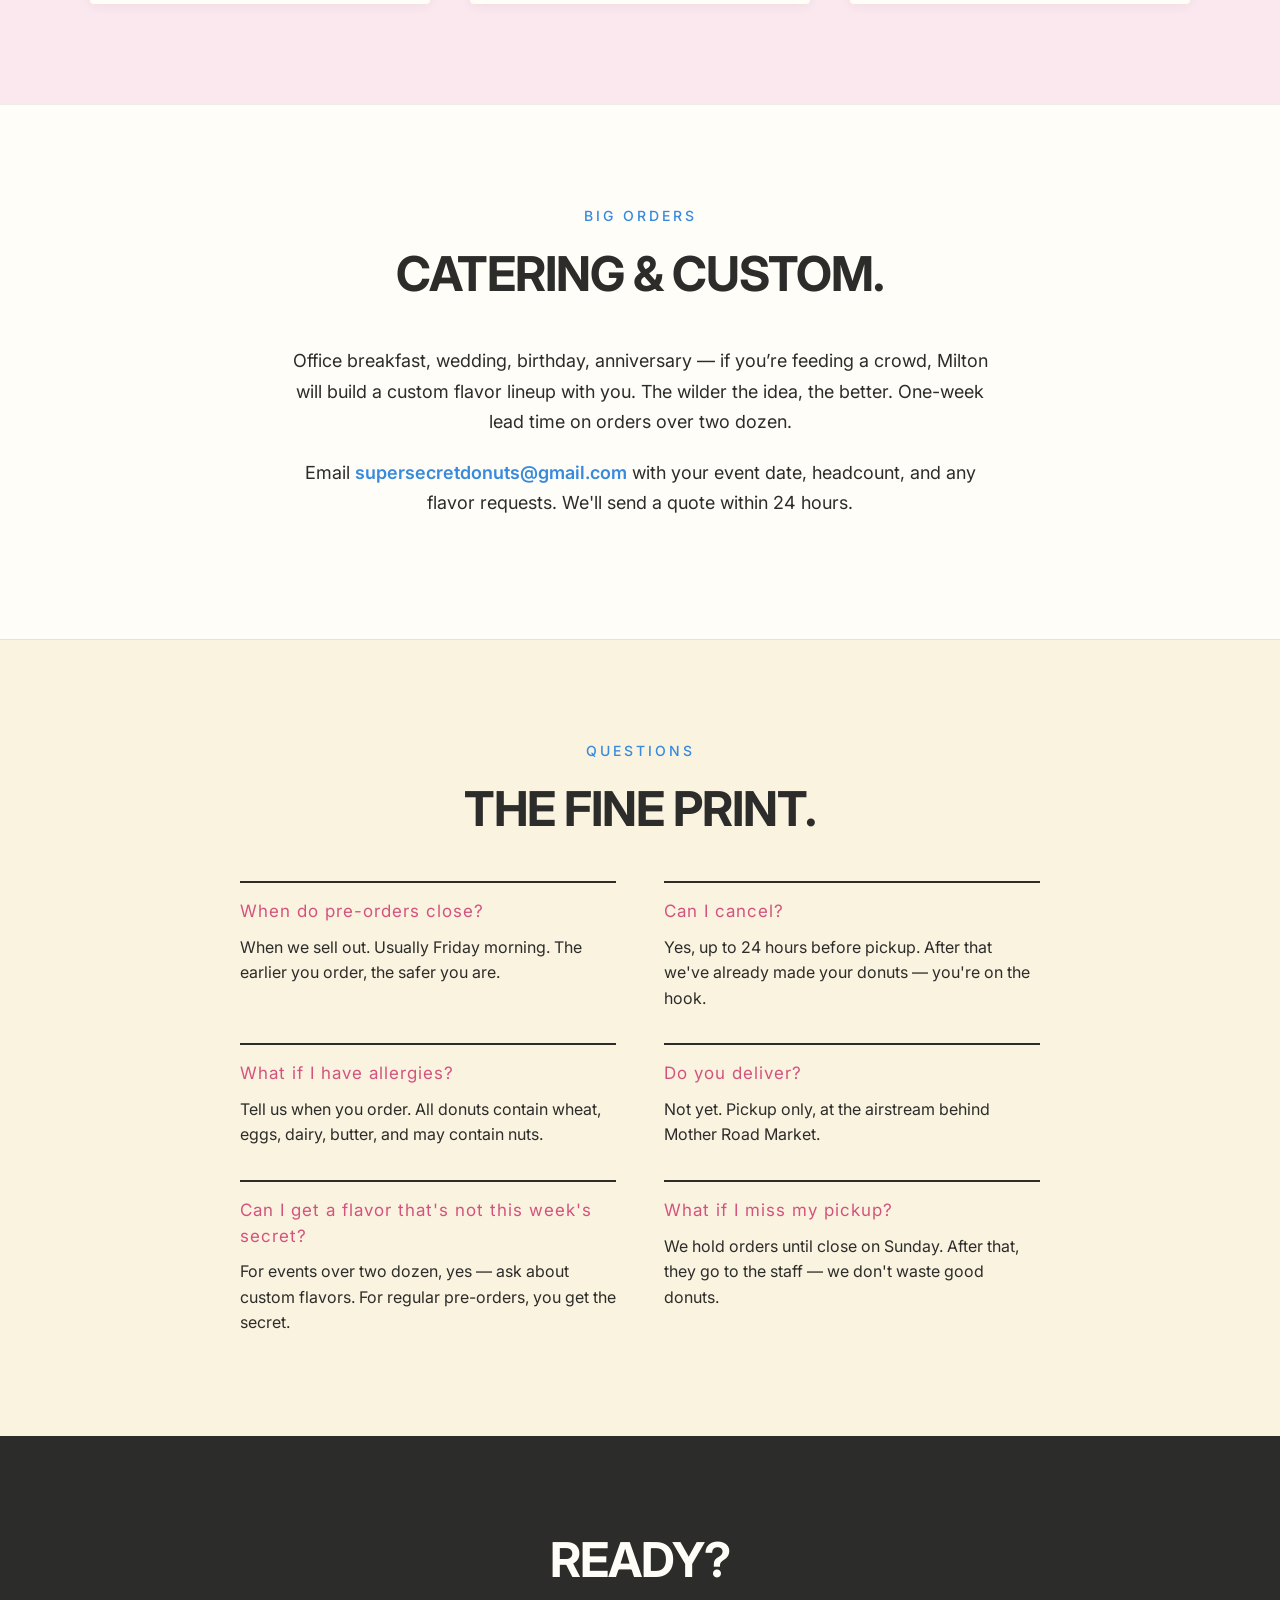
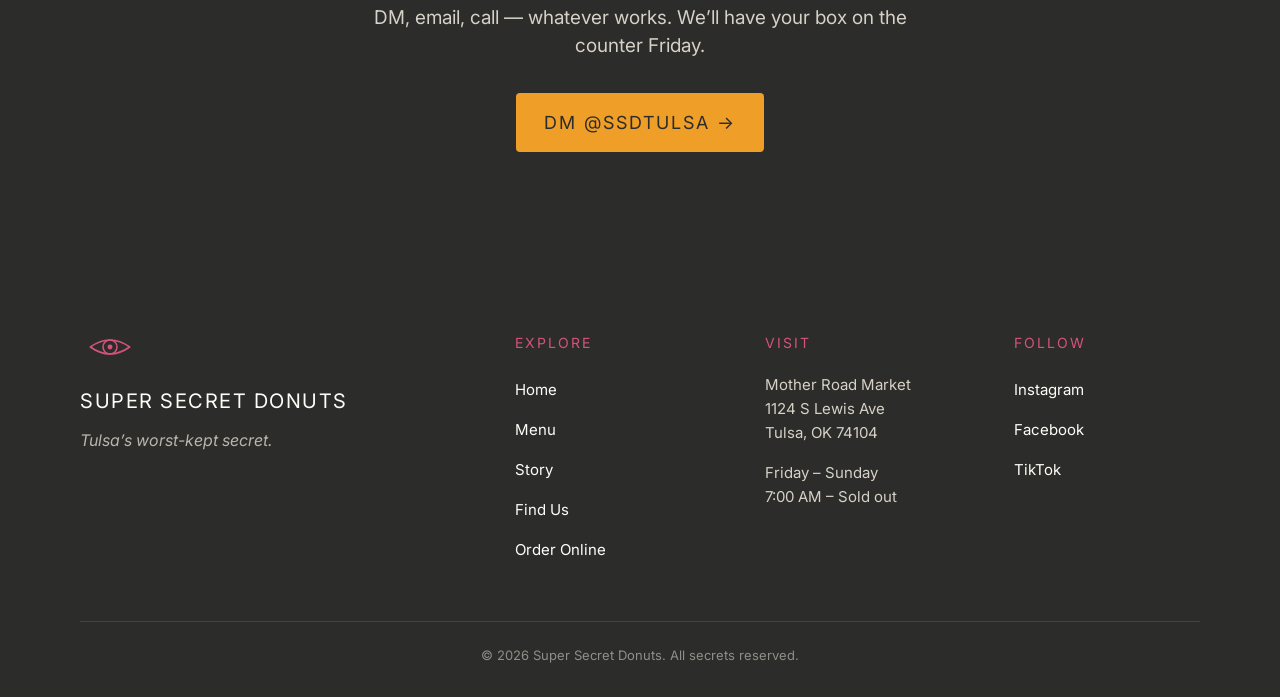
<file: order.html>
<!DOCTYPE html>
<html lang="en">
<head>
<meta charset="UTF-8" />
<meta name="viewport" content="width=device-width, initial-scale=1.0" />
<title>Order Online — Super Secret Donuts</title>
<link rel="stylesheet" href="styles.css" />
<link href="https://fonts.googleapis.com/css2?family=Inter:wght@400;500;600&display=swap" rel="stylesheet" />
</head>
<body>
<a href="#main" class="skip-link">Skip to content</a>
<!-- NAVIGATION BAR -->
<nav class="nav">
<div class="nav-left">
<svg class="logo" viewBox="-2 -4 104 58" xmlns="http://www.w3.org/2000/svg" aria-label="Super Secret Donuts logo">
<path d="M 12 25 Q 50 -2 88 25 Q 50 52 12 25 Z" fill="none" stroke="#D4537E" stroke-width="3" stroke-linejoin="round"/>
<circle cx="50" cy="25" r="13.5" fill="none" stroke="#D4537E" stroke-width="3"/>
<circle cx="50" cy="25" r="4.8" fill="#D4537E"/>
</svg>
<span class="wordmark">SUPER SECRET DONUTS</span>
</div>
<ul class="nav-links">
<li><a href="index.html">Home</a></li>
<li><a href="menu.html">Menu</a></li>
<li><a href="story.html">Story</a></li>
<li><a href="findus.html">Find Us</a></li>
</ul>
<a href="order.html" class="order-button">Order Online</a>
</nav>

<!-- DONUT BORDER STRIP -->
<div class="donut-border" aria-hidden="true">
<svg width="0" height="0" style="position:absolute" aria-hidden="true">
<defs>
<g id="donut-mag"><circle cx="20" cy="20" r="16" fill="#D4537E"/><circle cx="20" cy="20" r="5" fill="#FFFDF7"/><rect x="10" y="11" width="3" height="1.2" rx="0.6" fill="#FFFDF7" transform="rotate(25 11.5 11.6)"/><rect x="26" y="14" width="3" height="1.2" rx="0.6" fill="#EF9F27" transform="rotate(-30 27.5 14.6)"/><rect x="14" y="28" width="3" height="1.2" rx="0.6" fill="#378ADD" transform="rotate(55 15.5 28.6)"/><rect x="25" y="26" width="3" height="1.2" rx="0.6" fill="#7F77DD" transform="rotate(-15 26.5 26.6)"/><rect x="9" y="22" width="3" height="1.2" rx="0.6" fill="#EF9F27" transform="rotate(70 10.5 22.6)"/></g>
<g id="donut-cyan"><circle cx="20" cy="20" r="16" fill="#378ADD"/><circle cx="20" cy="20" r="5" fill="#FFFDF7"/><rect x="12" y="10" width="3" height="1.2" rx="0.6" fill="#FFFDF7" transform="rotate(-20 13.5 10.6)"/><rect x="27" y="16" width="3" height="1.2" rx="0.6" fill="#D4537E" transform="rotate(40 28.5 16.6)"/><rect x="11" y="25" width="3" height="1.2" rx="0.6" fill="#EF9F27" transform="rotate(-50 12.5 25.6)"/><rect x="24" y="28" width="3" height="1.2" rx="0.6" fill="#FFFDF7" transform="rotate(20 25.5 28.6)"/><rect x="28" y="22" width="3" height="1.2" rx="0.6" fill="#7F77DD" transform="rotate(-60 29.5 22.6)"/></g>
<g id="donut-yel"><circle cx="20" cy="20" r="16" fill="#EF9F27"/><circle cx="20" cy="20" r="5" fill="#FFFDF7"/><rect x="11" y="13" width="3" height="1.2" rx="0.6" fill="#D4537E" transform="rotate(35 12.5 13.6)"/><rect x="25" y="11" width="3" height="1.2" rx="0.6" fill="#378ADD" transform="rotate(-25 26.5 11.6)"/><rect x="13" y="27" width="3" height="1.2" rx="0.6" fill="#7F77DD" transform="rotate(60 14.5 27.6)"/><rect x="26" y="25" width="3" height="1.2" rx="0.6" fill="#FFFDF7" transform="rotate(-10 27.5 25.6)"/><rect x="9" y="20" width="3" height="1.2" rx="0.6" fill="#D4537E" transform="rotate(75 10.5 20.6)"/></g>
<g id="donut-pur"><circle cx="20" cy="20" r="16" fill="#7F77DD"/><circle cx="20" cy="20" r="5" fill="#FFFDF7"/><rect x="13" y="10" width="3" height="1.2" rx="0.6" fill="#EF9F27" transform="rotate(-30 14.5 10.6)"/><rect x="27" y="14" width="3" height="1.2" rx="0.6" fill="#FFFDF7" transform="rotate(25 28.5 14.6)"/><rect x="10" y="24" width="3" height="1.2" rx="0.6" fill="#D4537E" transform="rotate(-55 11.5 24.6)"/><rect x="25" y="27" width="3" height="1.2" rx="0.6" fill="#378ADD" transform="rotate(15 26.5 27.6)"/><rect x="28" y="21" width="3" height="1.2" rx="0.6" fill="#EF9F27" transform="rotate(-65 29.5 21.6)"/></g>
</defs>
</svg>
<svg class="donut-icon" viewBox="0 0 40 40"><use href="#donut-mag"/></svg>
<svg class="donut-icon" viewBox="0 0 40 40"><use href="#donut-cyan"/></svg>
<svg class="donut-icon" viewBox="0 0 40 40"><use href="#donut-yel"/></svg>
<svg class="donut-icon" viewBox="0 0 40 40"><use href="#donut-pur"/></svg>
<svg class="donut-icon" viewBox="0 0 40 40"><use href="#donut-mag"/></svg>
<svg class="donut-icon" viewBox="0 0 40 40"><use href="#donut-cyan"/></svg>
<svg class="donut-icon" viewBox="0 0 40 40"><use href="#donut-yel"/></svg>
<svg class="donut-icon" viewBox="0 0 40 40"><use href="#donut-pur"/></svg>
<svg class="donut-icon" viewBox="0 0 40 40"><use href="#donut-mag"/></svg>
<svg class="donut-icon" viewBox="0 0 40 40"><use href="#donut-cyan"/></svg>
<svg class="donut-icon" viewBox="0 0 40 40"><use href="#donut-yel"/></svg>
<svg class="donut-icon" viewBox="0 0 40 40"><use href="#donut-pur"/></svg>
<svg class="donut-icon" viewBox="0 0 40 40"><use href="#donut-mag"/></svg>
<svg class="donut-icon" viewBox="0 0 40 40"><use href="#donut-cyan"/></svg>
<svg class="donut-icon" viewBox="0 0 40 40"><use href="#donut-yel"/></svg>
<svg class="donut-icon" viewBox="0 0 40 40"><use href="#donut-pur"/></svg>
<svg class="donut-icon" viewBox="0 0 40 40"><use href="#donut-mag"/></svg>
<svg class="donut-icon" viewBox="0 0 40 40"><use href="#donut-cyan"/></svg>
<svg class="donut-icon" viewBox="0 0 40 40"><use href="#donut-yel"/></svg>
<svg class="donut-icon" viewBox="0 0 40 40"><use href="#donut-pur"/></svg>
<svg class="donut-icon" viewBox="0 0 40 40"><use href="#donut-mag"/></svg>
<svg class="donut-icon" viewBox="0 0 40 40"><use href="#donut-cyan"/></svg>
<svg class="donut-icon" viewBox="0 0 40 40"><use href="#donut-yel"/></svg>
<svg class="donut-icon" viewBox="0 0 40 40"><use href="#donut-pur"/></svg>
<svg class="donut-icon" viewBox="0 0 40 40"><use href="#donut-mag"/></svg>
<svg class="donut-icon" viewBox="0 0 40 40"><use href="#donut-cyan"/></svg>
<svg class="donut-icon" viewBox="0 0 40 40"><use href="#donut-yel"/></svg>
<svg class="donut-icon" viewBox="0 0 40 40"><use href="#donut-pur"/></svg>
<svg class="donut-icon" viewBox="0 0 40 40"><use href="#donut-mag"/></svg>
<svg class="donut-icon" viewBox="0 0 40 40"><use href="#donut-cyan"/></svg>
<svg class="donut-icon" viewBox="0 0 40 40"><use href="#donut-yel"/></svg>
<svg class="donut-icon" viewBox="0 0 40 40"><use href="#donut-pur"/></svg>
</div>

<!-- PAGE HERO -->
<section class="order-hero" id="main">
<p class="section-overline">ORDER ONLINE</p>
<h1 class="order-hero-headline">LOCK IN YOUR SECRET.</h1>
<p class="order-hero-sub">Pre-orders open every Thursday at 8 PM and close when we sell out. Here's how to get yours.</p>
</section>

<!-- HOW PRE-ORDERS WORK -->
<section class="order-how-section">
<div class="order-how-content">
<p class="section-overline">HOW IT WORKS</p>
<h2 class="order-section-headline">FOUR STEPS. EASY.</h2>
<div class="order-steps-grid">
<div class="order-step">
<p class="how-number">01</p>
<p class="how-headline">CHECK THURSDAY NIGHT.</p>
<p class="how-body">We post the weekly secret on Instagram around 7 PM. Pre-orders open at 8.</p>
</div>
<div class="order-step">
<p class="how-number">02</p>
<p class="how-headline">DM OR EMAIL.</p>
<p class="how-body">Send your order: how many donuts, pickup day, and your name. We'll confirm.</p>
</div>
<div class="order-step">
<p class="how-number">03</p>
<p class="how-headline">PAY WHEN YOU PICK UP.</p>
<p class="how-body">Cash, card, Apple Pay, or Venmo. Pay at the airstream when you grab your box.</p>
</div>
<div class="order-step">
<p class="how-number">04</p>
<p class="how-headline">SKIP THE LINE.</p>
<p class="how-body">Tell us at the window, we'll have your box ready. In and out in under a minute.</p>
</div>
</div>
</div>
</section>

<!-- THREE WAYS TO ORDER -->
<section class="order-ways-section">
<div class="order-ways-content">
<p class="section-overline">THREE WAYS</p>
<h2 class="order-section-headline">HOW TO REACH US.</h2>
<div class="order-ways-grid">
<div class="order-way-card">
<p class="order-way-icon">&#9737;</p>
<p class="order-way-headline">INSTAGRAM DM</p>
<p class="order-way-body">Fastest way. We answer DMs within the hour during pre-order windows.</p>
<a href="https://www.instagram.com/ssdtulsa/" target="_blank" rel="noopener" class="order-way-link">@ssdtulsa &rarr;</a>
</div>
<div class="order-way-card">
<p class="order-way-icon">&#9993;</p>
<p class="order-way-headline">EMAIL</p>
<p class="order-way-body">For bigger orders, catering, or anything that needs more than a quick reply.</p>
<a href="mailto:supersecretdonuts@gmail.com" class="order-way-link">supersecretdonuts@gmail.com &rarr;</a>
</div>
<div class="order-way-card">
<p class="order-way-icon">&#9742;</p>
<p class="order-way-headline">PHONE</p>
<p class="order-way-body">Old school works too. Call or text us &mdash; we answer when we're not glazing.</p>
<a href="tel:+18088612177" class="order-way-link">(808) 861-2177 &rarr;</a>
</div>
</div>
</div>
</section>

<!-- CUSTOM ORDERS / CATERING -->
<section class="order-custom-section">
<div class="order-custom-content">
<p class="section-overline">BIG ORDERS</p>
<h2 class="order-section-headline">CATERING &amp; CUSTOM.</h2>
<p class="order-custom-body">Office breakfast, wedding, birthday, anniversary &mdash; if you&rsquo;re feeding a crowd, Milton will build a custom flavor lineup with you. The wilder the idea, the better. One-week lead time on orders over two dozen.</p>
<p class="order-custom-body">Email <a href="mailto:supersecretdonuts@gmail.com" class="inline-link">supersecretdonuts@gmail.com</a> with your event date, headcount, and any flavor requests. We'll send a quote within 24 hours.</p>
</div>
</section>

<!-- FAQ -->
<section class="order-faq-section">
<div class="order-faq-content">
<p class="section-overline">QUESTIONS</p>
<h2 class="order-section-headline">THE FINE PRINT.</h2>
<div class="faq-grid">
<div class="faq-item">
<p class="faq-question">When do pre-orders close?</p>
<p class="faq-answer">When we sell out. Usually Friday morning. The earlier you order, the safer you are.</p>
</div>
<div class="faq-item">
<p class="faq-question">Can I cancel?</p>
<p class="faq-answer">Yes, up to 24 hours before pickup. After that we've already made your donuts &mdash; you're on the hook.</p>
</div>
<div class="faq-item">
<p class="faq-question">What if I have allergies?</p>
<p class="faq-answer">Tell us when you order. All donuts contain wheat, eggs, dairy, butter, and may contain nuts.</p>
</div>
<div class="faq-item">
<p class="faq-question">Do you deliver?</p>
<p class="faq-answer">Not yet. Pickup only, at the airstream behind Mother Road Market.</p>
</div>
<div class="faq-item">
<p class="faq-question">Can I get a flavor that's not this week's secret?</p>
<p class="faq-answer">For events over two dozen, yes &mdash; ask about custom flavors. For regular pre-orders, you get the secret.</p>
</div>
<div class="faq-item">
<p class="faq-question">What if I miss my pickup?</p>
<p class="faq-answer">We hold orders until close on Sunday. After that, they go to the staff &mdash; we don't waste good donuts.</p>
</div>
</div>
</div>
</section>

<!-- CTA -->
<section class="story-cta">
<h2 class="story-cta-headline">READY?</h2>
<p class="story-cta-sub">DM, email, call &mdash; whatever works. We&rsquo;ll have your box on the counter Friday.</p>
<a href="https://www.instagram.com/ssdtulsa/" target="_blank" rel="noopener" class="story-cta-button">DM @SSDTULSA &rarr;</a>
</section>

<!-- FOOTER -->
<footer class="footer">
<div class="footer-grid">
<div class="footer-brand">
<svg class="footer-logo" viewBox="-2 -4 104 58" xmlns="http://www.w3.org/2000/svg" aria-label="Super Secret Donuts logo">
<path d="M 12 25 Q 50 -2 88 25 Q 50 52 12 25 Z" fill="none" stroke="#D4537E" stroke-width="3" stroke-linejoin="round"/>
<circle cx="50" cy="25" r="13.5" fill="none" stroke="#D4537E" stroke-width="3"/>
<circle cx="50" cy="25" r="4.8" fill="#D4537E"/>
</svg>
<p class="footer-wordmark">SUPER SECRET DONUTS</p>
<p class="footer-tagline">Tulsa&rsquo;s worst-kept secret.</p>
</div>
<div class="footer-column">
<p class="footer-heading">EXPLORE</p>
<ul class="footer-links">
<li><a href="index.html">Home</a></li>
<li><a href="menu.html">Menu</a></li>
<li><a href="story.html">Story</a></li>
<li><a href="findus.html">Find Us</a></li>
<li><a href="order.html">Order Online</a></li>
</ul>
</div>
<div class="footer-column">
<p class="footer-heading">VISIT</p>
<p class="footer-info">Mother Road Market<br/>1124 S Lewis Ave<br/>Tulsa, OK 74104</p>
<p class="footer-info">Friday &ndash; Sunday<br/>7:00 AM &ndash; Sold out</p>
</div>
<div class="footer-column">
<p class="footer-heading">FOLLOW</p>
<ul class="footer-links">
<li><a href="https://www.instagram.com/ssdtulsa/" target="_blank" rel="noopener">Instagram</a></li>
<li><a href="https://www.facebook.com/p/Super-Secret-Donuts-Tulsa-61566325681007/" target="_blank" rel="noopener">Facebook</a></li>
<li><a href="https://www.tiktok.com/@supersecretdonuts" target="_blank" rel="noopener">TikTok</a></li>
</ul>
</div>
</div>
<div class="footer-bottom">
<p>&copy; 2026 Super Secret Donuts. All secrets reserved.</p>
</div>
</footer>

</body>
</html>
</file>
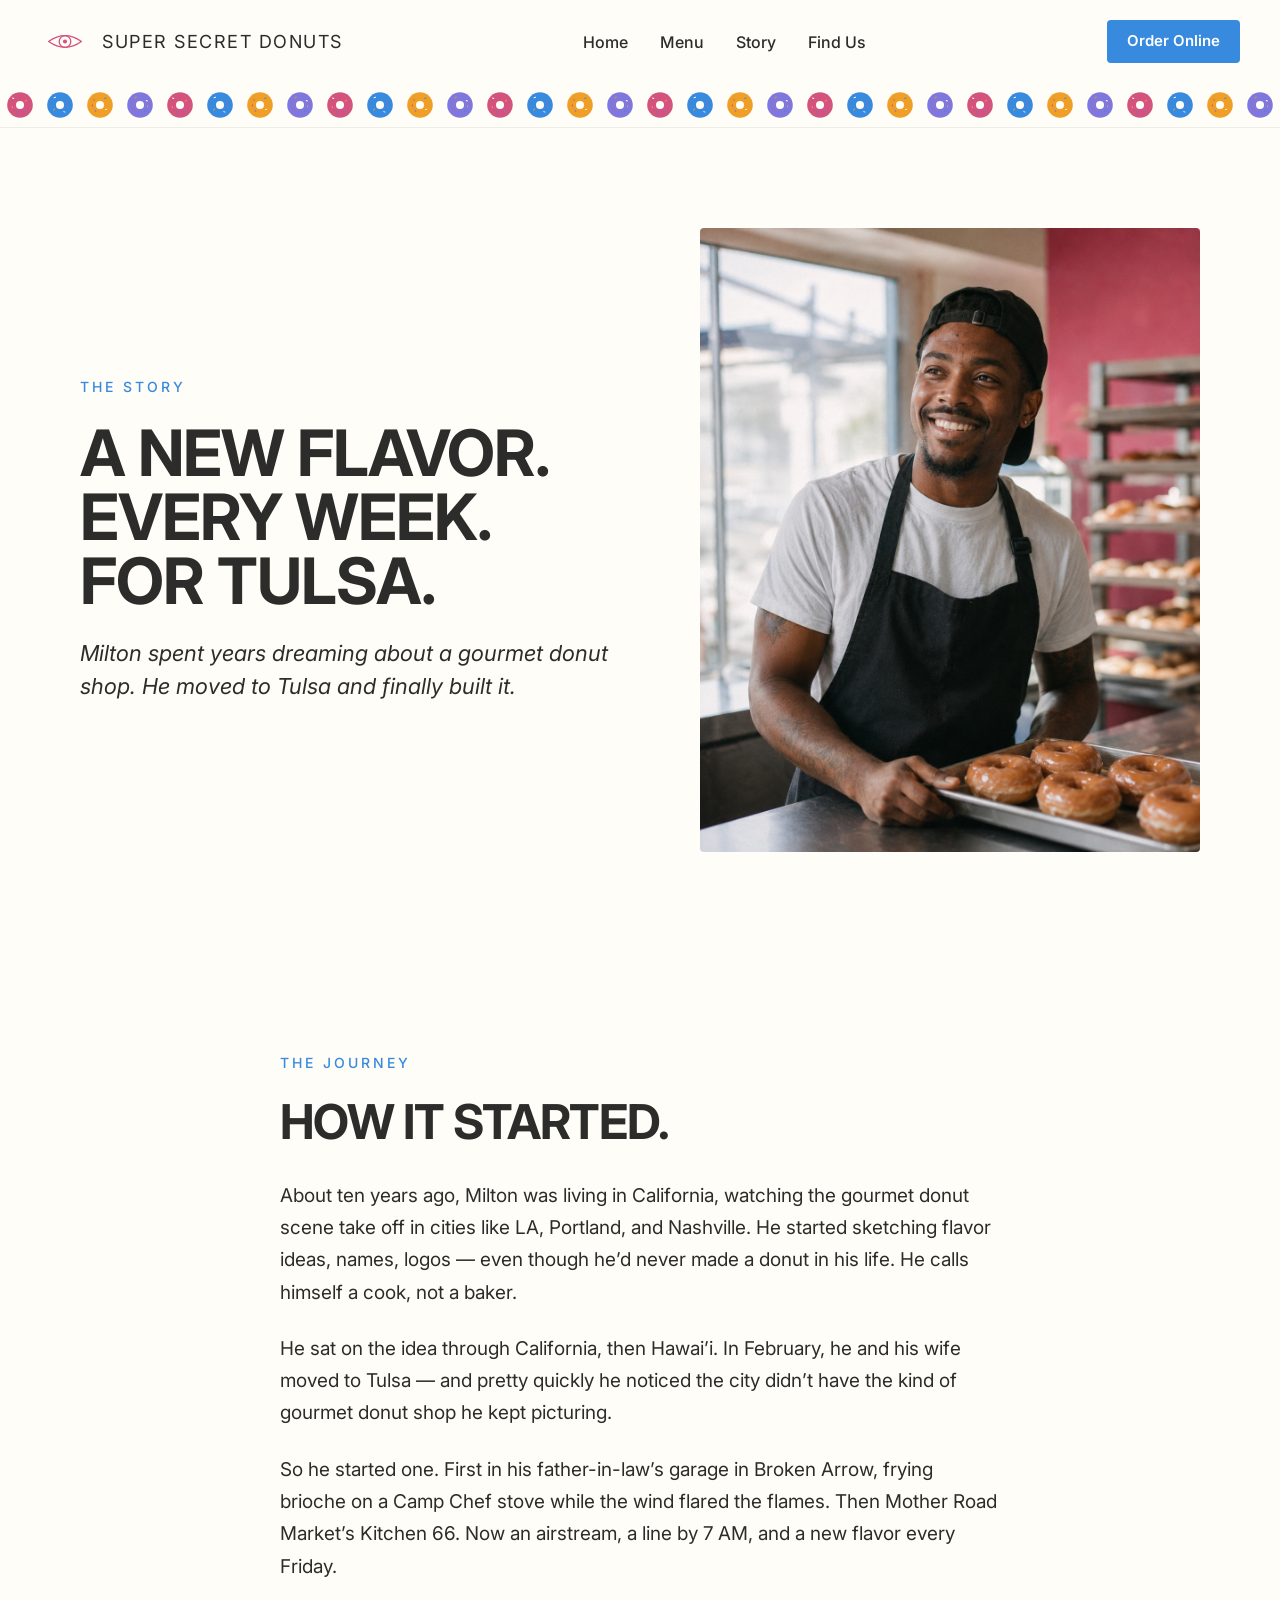
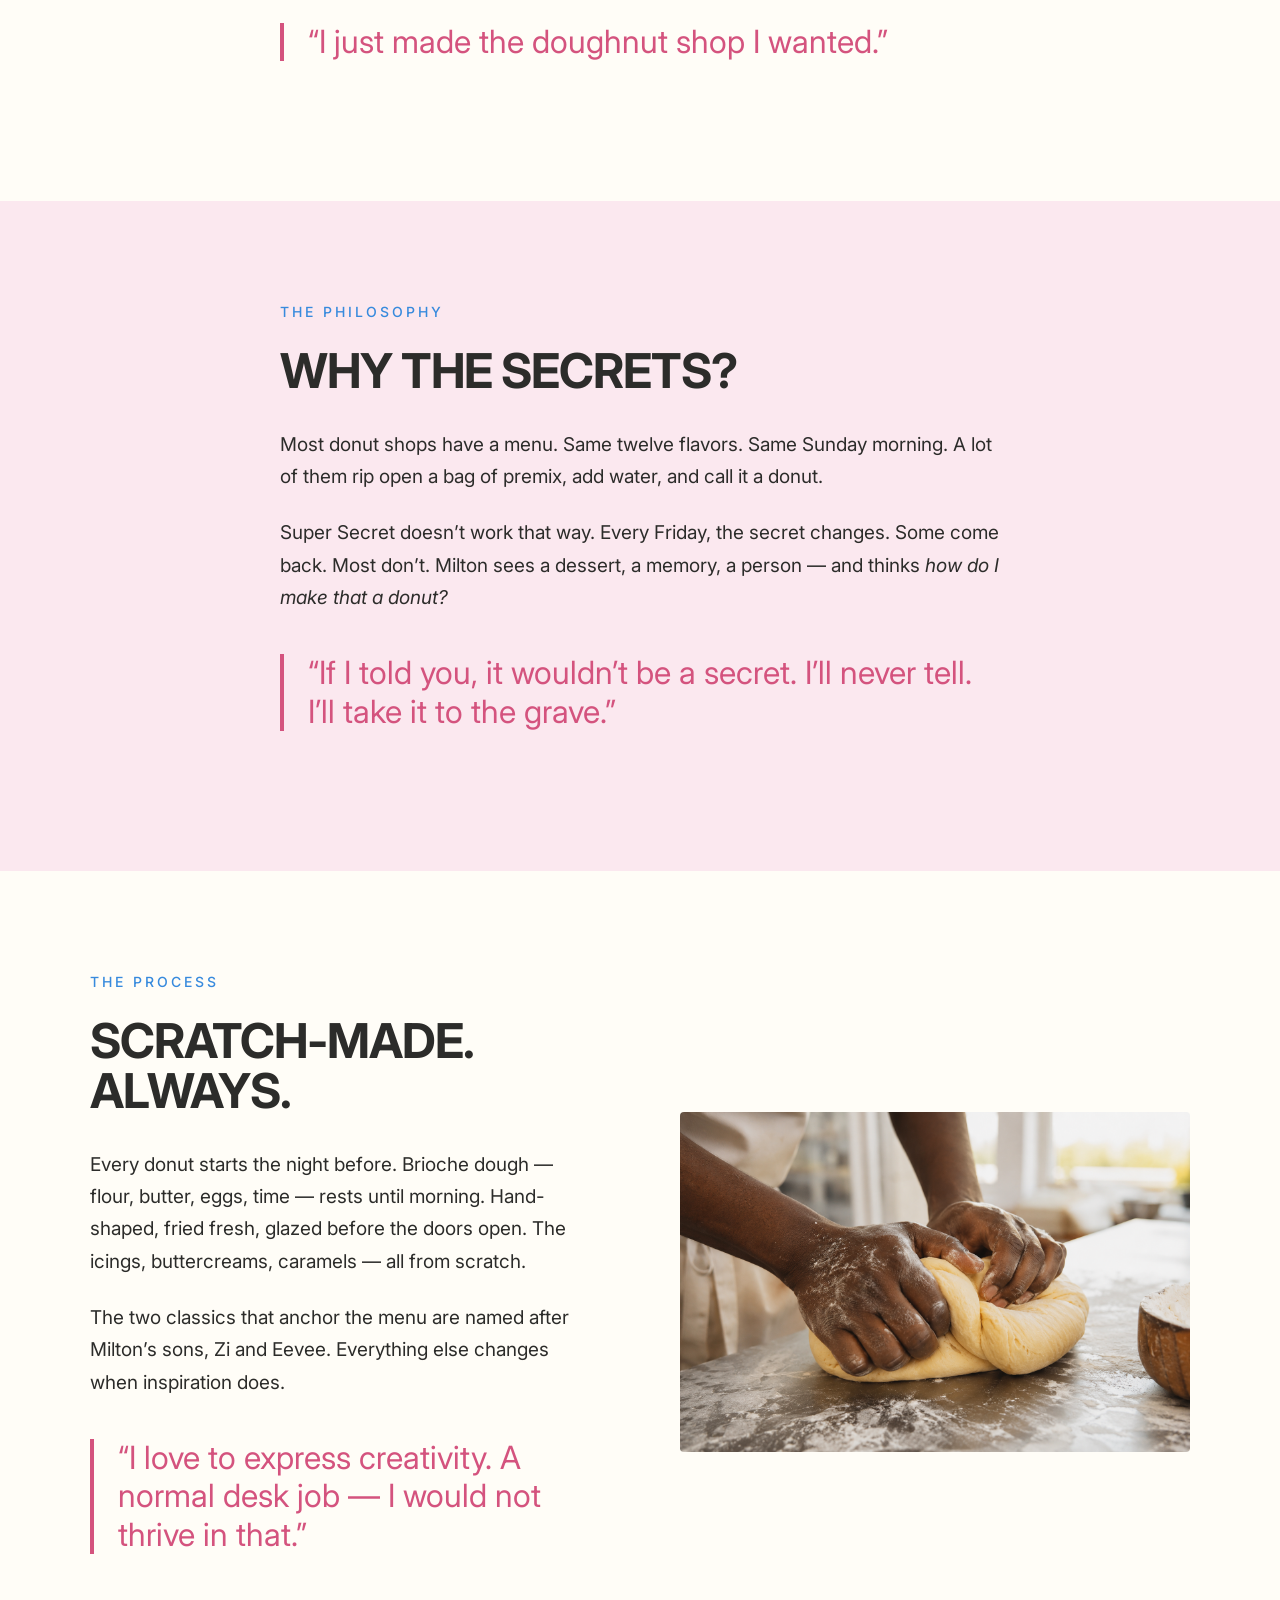
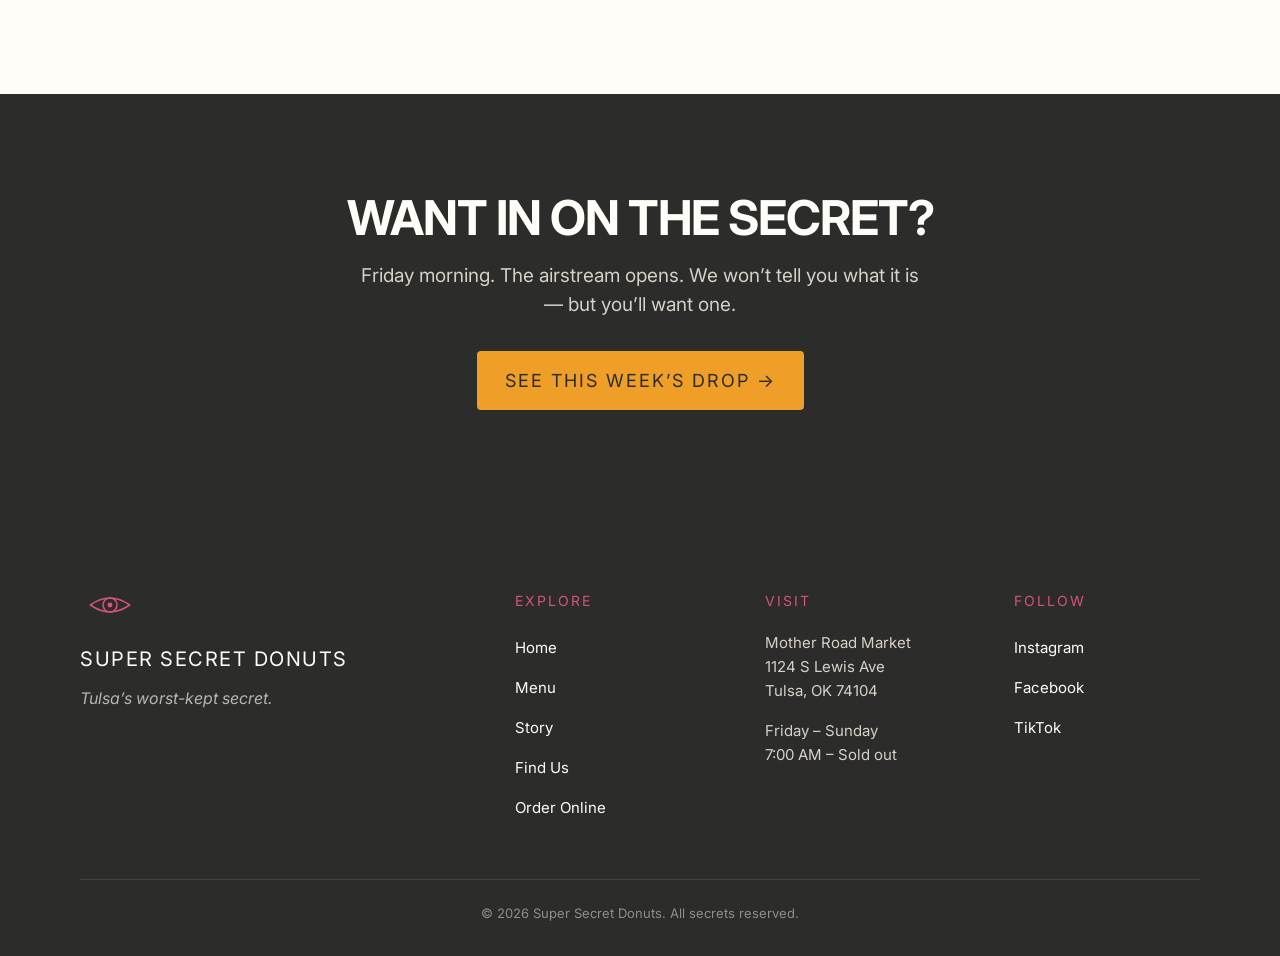
<file: story.html>
<!DOCTYPE html>
<html lang="en">
<head>
<meta charset="UTF-8" />
<meta name="viewport" content="width=device-width, initial-scale=1.0" />
<title>The Story — Super Secret Donuts</title>
<link rel="stylesheet" href="styles.css" />
<link href="https://fonts.googleapis.com/css2?family=Inter:wght@400;500;600&display=swap" rel="stylesheet" />
</head>
<body>
<a href="#main" class="skip-link">Skip to content</a>
<!-- NAVIGATION BAR -->
<nav class="nav">
<div class="nav-left">
<svg class="logo" viewBox="-2 -4 104 58" xmlns="http://www.w3.org/2000/svg" aria-label="Super Secret Donuts logo">
<path d="M 12 25 Q 50 -2 88 25 Q 50 52 12 25 Z" fill="none" stroke="#D4537E" stroke-width="3" stroke-linejoin="round"/>
<circle cx="50" cy="25" r="13.5" fill="none" stroke="#D4537E" stroke-width="3"/>
<circle cx="50" cy="25" r="4.8" fill="#D4537E"/>
</svg>
<span class="wordmark">SUPER SECRET DONUTS</span>
</div>
<ul class="nav-links">
<li><a href="index.html">Home</a></li>
<li><a href="menu.html">Menu</a></li>
<li><a href="story.html">Story</a></li>
<li><a href="findus.html">Find Us</a></li>
</ul>
<a href="order.html" class="order-button">Order Online</a>
</nav>

<!-- DONUT BORDER STRIP -->
<div class="donut-border" aria-hidden="true">
<svg width="0" height="0" style="position:absolute" aria-hidden="true">
<defs>
<g id="donut-mag"><circle cx="20" cy="20" r="16" fill="#D4537E"/><circle cx="20" cy="20" r="5" fill="#FFFDF7"/><rect x="10" y="11" width="3" height="1.2" rx="0.6" fill="#FFFDF7" transform="rotate(25 11.5 11.6)"/><rect x="26" y="14" width="3" height="1.2" rx="0.6" fill="#EF9F27" transform="rotate(-30 27.5 14.6)"/><rect x="14" y="28" width="3" height="1.2" rx="0.6" fill="#378ADD" transform="rotate(55 15.5 28.6)"/><rect x="25" y="26" width="3" height="1.2" rx="0.6" fill="#7F77DD" transform="rotate(-15 26.5 26.6)"/><rect x="9" y="22" width="3" height="1.2" rx="0.6" fill="#EF9F27" transform="rotate(70 10.5 22.6)"/></g>
<g id="donut-cyan"><circle cx="20" cy="20" r="16" fill="#378ADD"/><circle cx="20" cy="20" r="5" fill="#FFFDF7"/><rect x="12" y="10" width="3" height="1.2" rx="0.6" fill="#FFFDF7" transform="rotate(-20 13.5 10.6)"/><rect x="27" y="16" width="3" height="1.2" rx="0.6" fill="#D4537E" transform="rotate(40 28.5 16.6)"/><rect x="11" y="25" width="3" height="1.2" rx="0.6" fill="#EF9F27" transform="rotate(-50 12.5 25.6)"/><rect x="24" y="28" width="3" height="1.2" rx="0.6" fill="#FFFDF7" transform="rotate(20 25.5 28.6)"/><rect x="28" y="22" width="3" height="1.2" rx="0.6" fill="#7F77DD" transform="rotate(-60 29.5 22.6)"/></g>
<g id="donut-yel"><circle cx="20" cy="20" r="16" fill="#EF9F27"/><circle cx="20" cy="20" r="5" fill="#FFFDF7"/><rect x="11" y="13" width="3" height="1.2" rx="0.6" fill="#D4537E" transform="rotate(35 12.5 13.6)"/><rect x="25" y="11" width="3" height="1.2" rx="0.6" fill="#378ADD" transform="rotate(-25 26.5 11.6)"/><rect x="13" y="27" width="3" height="1.2" rx="0.6" fill="#7F77DD" transform="rotate(60 14.5 27.6)"/><rect x="26" y="25" width="3" height="1.2" rx="0.6" fill="#FFFDF7" transform="rotate(-10 27.5 25.6)"/><rect x="9" y="20" width="3" height="1.2" rx="0.6" fill="#D4537E" transform="rotate(75 10.5 20.6)"/></g>
<g id="donut-pur"><circle cx="20" cy="20" r="16" fill="#7F77DD"/><circle cx="20" cy="20" r="5" fill="#FFFDF7"/><rect x="13" y="10" width="3" height="1.2" rx="0.6" fill="#EF9F27" transform="rotate(-30 14.5 10.6)"/><rect x="27" y="14" width="3" height="1.2" rx="0.6" fill="#FFFDF7" transform="rotate(25 28.5 14.6)"/><rect x="10" y="24" width="3" height="1.2" rx="0.6" fill="#D4537E" transform="rotate(-55 11.5 24.6)"/><rect x="25" y="27" width="3" height="1.2" rx="0.6" fill="#378ADD" transform="rotate(15 26.5 27.6)"/><rect x="28" y="21" width="3" height="1.2" rx="0.6" fill="#EF9F27" transform="rotate(-65 29.5 21.6)"/></g>
</defs>
</svg>
<svg class="donut-icon" viewBox="0 0 40 40"><use href="#donut-mag"/></svg>
<svg class="donut-icon" viewBox="0 0 40 40"><use href="#donut-cyan"/></svg>
<svg class="donut-icon" viewBox="0 0 40 40"><use href="#donut-yel"/></svg>
<svg class="donut-icon" viewBox="0 0 40 40"><use href="#donut-pur"/></svg>
<svg class="donut-icon" viewBox="0 0 40 40"><use href="#donut-mag"/></svg>
<svg class="donut-icon" viewBox="0 0 40 40"><use href="#donut-cyan"/></svg>
<svg class="donut-icon" viewBox="0 0 40 40"><use href="#donut-yel"/></svg>
<svg class="donut-icon" viewBox="0 0 40 40"><use href="#donut-pur"/></svg>
<svg class="donut-icon" viewBox="0 0 40 40"><use href="#donut-mag"/></svg>
<svg class="donut-icon" viewBox="0 0 40 40"><use href="#donut-cyan"/></svg>
<svg class="donut-icon" viewBox="0 0 40 40"><use href="#donut-yel"/></svg>
<svg class="donut-icon" viewBox="0 0 40 40"><use href="#donut-pur"/></svg>
<svg class="donut-icon" viewBox="0 0 40 40"><use href="#donut-mag"/></svg>
<svg class="donut-icon" viewBox="0 0 40 40"><use href="#donut-cyan"/></svg>
<svg class="donut-icon" viewBox="0 0 40 40"><use href="#donut-yel"/></svg>
<svg class="donut-icon" viewBox="0 0 40 40"><use href="#donut-pur"/></svg>
<svg class="donut-icon" viewBox="0 0 40 40"><use href="#donut-mag"/></svg>
<svg class="donut-icon" viewBox="0 0 40 40"><use href="#donut-cyan"/></svg>
<svg class="donut-icon" viewBox="0 0 40 40"><use href="#donut-yel"/></svg>
<svg class="donut-icon" viewBox="0 0 40 40"><use href="#donut-pur"/></svg>
<svg class="donut-icon" viewBox="0 0 40 40"><use href="#donut-mag"/></svg>
<svg class="donut-icon" viewBox="0 0 40 40"><use href="#donut-cyan"/></svg>
<svg class="donut-icon" viewBox="0 0 40 40"><use href="#donut-yel"/></svg>
<svg class="donut-icon" viewBox="0 0 40 40"><use href="#donut-pur"/></svg>
<svg class="donut-icon" viewBox="0 0 40 40"><use href="#donut-mag"/></svg>
<svg class="donut-icon" viewBox="0 0 40 40"><use href="#donut-cyan"/></svg>
<svg class="donut-icon" viewBox="0 0 40 40"><use href="#donut-yel"/></svg>
<svg class="donut-icon" viewBox="0 0 40 40"><use href="#donut-pur"/></svg>
<svg class="donut-icon" viewBox="0 0 40 40"><use href="#donut-mag"/></svg>
<svg class="donut-icon" viewBox="0 0 40 40"><use href="#donut-cyan"/></svg>
<svg class="donut-icon" viewBox="0 0 40 40"><use href="#donut-yel"/></svg>
<svg class="donut-icon" viewBox="0 0 40 40"><use href="#donut-pur"/></svg>
</div>

<!-- HERO -->
<section class="story-hero" id="main">
<div class="story-hero-text">
<p class="section-overline">THE STORY</p>
<h1 class="story-hero-headline">A NEW FLAVOR. EVERY WEEK. FOR TULSA.</h1>
<p class="story-hero-sub">Milton spent years dreaming about a gourmet donut shop. He moved to Tulsa and finally built it.</p>
</div>
<div class="story-hero-image">
<img src="founder.jpg" alt="Milton Perry, founder of Super Secret Donuts, smiling and holding a tray of glazed donuts" />
</div>
</section>

<!-- JOURNEY -->
<section class="story-section">
<div class="story-content">
<p class="section-overline">THE JOURNEY</p>
<h2 class="story-section-headline">HOW IT STARTED.</h2>
<p class="story-body">About ten years ago, Milton was living in California, watching the gourmet donut scene take off in cities like LA, Portland, and Nashville. He started sketching flavor ideas, names, logos &mdash; even though he&rsquo;d never made a donut in his life. He calls himself a cook, not a baker.</p>
<p class="story-body">He sat on the idea through California, then Hawai&rsquo;i. In February, he and his wife moved to Tulsa &mdash; and pretty quickly he noticed the city didn&rsquo;t have the kind of gourmet donut shop he kept picturing.</p>
<p class="story-body">So he started one. First in his father-in-law&rsquo;s garage in Broken Arrow, frying brioche on a Camp Chef stove while the wind flared the flames. Then Mother Road Market&rsquo;s Kitchen 66. Now an airstream, a line by 7 AM, and a new flavor every Friday.</p>
<p class="story-pullquote">&ldquo;I just made the doughnut shop I wanted.&rdquo;</p>
</div>
</section>

<!-- PHILOSOPHY -->
<section class="story-section story-section-tinted">
<div class="story-content">
<p class="section-overline">THE PHILOSOPHY</p>
<h2 class="story-section-headline">WHY THE SECRETS?</h2>
<p class="story-body">Most donut shops have a menu. Same twelve flavors. Same Sunday morning. A lot of them rip open a bag of premix, add water, and call it a donut.</p>
<p class="story-body">Super Secret doesn&rsquo;t work that way. Every Friday, the secret changes. Some come back. Most don&rsquo;t. Milton sees a dessert, a memory, a person &mdash; and thinks <em>how do I make that a donut?</em></p>
<p class="story-pullquote">&ldquo;If I told you, it wouldn&rsquo;t be a secret. I&rsquo;ll never tell. I&rsquo;ll take it to the grave.&rdquo;</p>
</div>
</section>

<!-- PROCESS -->
<section class="story-section">
<div class="story-content-wide">
<div class="story-text-col">
<p class="section-overline">THE PROCESS</p>
<h2 class="story-section-headline">SCRATCH-MADE. ALWAYS.</h2>
<p class="story-body">Every donut starts the night before. Brioche dough &mdash; flour, butter, eggs, time &mdash; rests until morning. Hand-shaped, fried fresh, glazed before the doors open. The icings, buttercreams, caramels &mdash; all from scratch.</p>
<p class="story-body">The two classics that anchor the menu are named after Milton&rsquo;s sons, Zi and Eevee. Everything else changes when inspiration does.</p>
<p class="story-pullquote">&ldquo;I love to express creativity. A normal desk job &mdash; I would not thrive in that.&rdquo;</p>
</div>
<div class="story-image-col">
<img src="process.jpg" alt="Hands kneading brioche dough on a flour-dusted counter" />
</div>
</div>
</section>

<!-- CTA -->
<section class="story-cta">
<h2 class="story-cta-headline">WANT IN ON THE SECRET?</h2>
<p class="story-cta-sub">Friday morning. The airstream opens. We won&rsquo;t tell you what it is &mdash; but you&rsquo;ll want one.</p>
<a href="index.html" class="story-cta-button">SEE THIS WEEK&rsquo;S DROP &rarr;</a>
</section>

<!-- FOOTER -->
<footer class="footer">
<div class="footer-grid">
<div class="footer-brand">
<svg class="footer-logo" viewBox="-2 -4 104 58" xmlns="http://www.w3.org/2000/svg" aria-label="Super Secret Donuts logo">
<path d="M 12 25 Q 50 -2 88 25 Q 50 52 12 25 Z" fill="none" stroke="#D4537E" stroke-width="3" stroke-linejoin="round"/>
<circle cx="50" cy="25" r="13.5" fill="none" stroke="#D4537E" stroke-width="3"/>
<circle cx="50" cy="25" r="4.8" fill="#D4537E"/>
</svg>
<p class="footer-wordmark">SUPER SECRET DONUTS</p>
<p class="footer-tagline">Tulsa&rsquo;s worst-kept secret.</p>
</div>
<div class="footer-column">
<p class="footer-heading">EXPLORE</p>
<ul class="footer-links">
<li><a href="index.html">Home</a></li>
<li><a href="menu.html">Menu</a></li>
<li><a href="story.html">Story</a></li>
<li><a href="findus.html">Find Us</a></li>
<li><a href="order.html">Order Online</a></li>
</ul>
</div>
<div class="footer-column">
<p class="footer-heading">VISIT</p>
<p class="footer-info">Mother Road Market<br/>1124 S Lewis Ave<br/>Tulsa, OK 74104</p>
<p class="footer-info">Friday &ndash; Sunday<br/>7:00 AM &ndash; Sold out</p>
</div>
<div class="footer-column">
<p class="footer-heading">FOLLOW</p>
<ul class="footer-links">
<li><a href="https://www.instagram.com/ssdtulsa/" target="_blank" rel="noopener">Instagram</a></li>
<li><a href="https://www.facebook.com/p/Super-Secret-Donuts-Tulsa-61566325681007/" target="_blank" rel="noopener">Facebook</a></li>
<li><a href="https://www.tiktok.com/@supersecretdonuts" target="_blank" rel="noopener">TikTok</a></li>
</ul>
</div>
</div>
<div class="footer-bottom">
<p>&copy; 2026 Super Secret Donuts. All secrets reserved.</p>
</div>
</footer>

</body>
</html>
</file>
<file: styles.css>
/* ============================================
   SUPER SECRET DONUTS — STYLESHEET
   ============================================ */

:root {
  --magenta: #D4537E;
  --cyan: #378ADD;
  --yellow: #EF9F27;
  --purple: #7F77DD;
  --cream: #FFFDF7;
  --charcoal: #2C2C2A;
}

* {
  margin: 0;
  padding: 0;
  box-sizing: border-box;
}

body {
  background-color: var(--cream);
  color: var(--charcoal);
  font-family: 'Inter', sans-serif;
  font-size: 20px;
  line-height: 1.5;
  overflow-x: hidden;
}

/* ---- NAVIGATION ---- */
.nav {
  display: flex;
  align-items: center;
  justify-content: space-between;
  padding: 20px 40px;
  background-color: var(--cream);
  position: sticky;
  top: 0;
  z-index: 100;
}

/* ---- DONUT BORDER STRIP ---- */
.donut-border {
  display: flex;
  align-items: center;
  justify-content: space-around;
  flex-wrap: nowrap;
  gap: 0;
  padding: 6px 0;
  background-color: var(--cream);
  position: sticky;
  top: 80px;
  z-index: 99;
  border-bottom: 1px solid rgba(44, 44, 42, 0.08);
  overflow: hidden;
  width: 100%;
}

.donut-icon {
  width: 32px;
  height: 32px;
  flex-shrink: 0;
}

.nav-left {
  display: flex;
  align-items: center;
  gap: 12px;
}

.logo {
  width: 50px;
  height: 25px;
}

.wordmark {
  font-family: 'Impact', 'Anton', 'Inter', sans-serif;
  font-size: 18px;
  letter-spacing: 1.5px;
  color: var(--charcoal);
}

.nav-links {
  display: flex;
  gap: 32px;
  list-style: none;
}

.nav-links a {
  color: var(--charcoal);
  text-decoration: none;
  font-size: 16px;
  font-weight: 500;
  transition: color 0.2s ease;
}

.nav-links a:hover {
  color: var(--magenta);
}

.order-button {
  background-color: var(--cyan);
  color: white;
  padding: 10px 20px;
  border-radius: 4px;
  text-decoration: none;
  font-weight: 600;
  font-size: 15px;
  transition: background-color 0.2s ease;
}

.order-button:hover {
  background-color: #2870BC;
}

/* ---- HERO ZONE ---- */
.hero {
  display: flex;
  align-items: center;
  justify-content: space-between;
  min-height: calc(100vh - 80px);
  padding: 60px 40px 60px 80px;
  position: relative;
  overflow: hidden;
}

.hero-text {
  max-width: 600px;
  z-index: 2;
}

.overline {
  font-size: 16px;
  color: var(--cyan);
  letter-spacing: 2px;
  margin-bottom: 80px;
  font-weight: 500;
}

.arrow {
  display: inline-block;
  animation: bounce 2s ease-in-out infinite;
}

@keyframes bounce {
  0%, 100% { transform: translateY(0); }
  50% { transform: translateY(6px); }
}

.headline {
  font-family: 'Impact', 'Anton', 'Inter', sans-serif;
  font-size: 72px;
  line-height: 1;
  color: var(--charcoal);
  letter-spacing: -1px;
  margin-bottom: 24px;
  animation: fadeIn 1.2s ease-out;
}

.subtitle {
  font-size: 20px;
  font-style: italic;
  color: var(--cyan);
  animation: fadeIn 1.6s ease-out;
}

.hero-explainer {
  font-size: 16px;
  color: var(--charcoal);
  margin-top: 24px;
  letter-spacing: 0.5px;
  animation: fadeIn 2s ease-out;
}

@keyframes fadeIn {
  from { opacity: 0; transform: translateY(10px); }
  to { opacity: 1; transform: translateY(0); }
}

.hero-image {
  position: absolute;
  right: -25%;
  top: 50%;
  transform: translateY(-50%);
  width: 70%;
  max-width: 800px;
  z-index: 1;
}

.hero-image img {
  width: 100%;
  height: auto;
  display: block;
}

/* ---- ABOUT PREVIEW ---- */
.about-preview {
  display: flex;
  align-items: center;
  justify-content: space-between;
  gap: 80px;
  padding: 120px 80px;
  background-color: var(--cream);
}

.about-text {
  flex: 1;
  max-width: 540px;
}

.section-overline {
  font-size: 14px;
  color: var(--cyan);
  letter-spacing: 3px;
  margin-bottom: 24px;
  font-weight: 500;
}

.section-headline {
  font-family: 'Impact', 'Anton', 'Inter', sans-serif;
  font-size: 56px;
  line-height: 1;
  color: var(--charcoal);
  letter-spacing: -1px;
  margin-bottom: 32px;
}

.section-body {
  font-size: 20px;
  line-height: 1.6;
  color: var(--charcoal);
  margin-bottom: 32px;
}

.text-link {
  display: inline-block;
  color: var(--cyan);
  text-decoration: none;
  font-size: 18px;
  font-weight: 600;
  letter-spacing: 0.5px;
  transition: transform 0.2s ease, color 0.2s ease;
}

.text-link:hover {
  color: var(--magenta);
  transform: translateX(4px);
}

.about-image {
  flex: 1;
  max-width: 500px;
}

.about-image img {
  width: 100%;
  height: auto;
  display: block;
  border-radius: 4px;
}

/* ============================================
   FLAVOR ARCHIVE PREVIEW
   ============================================ */

.archive-preview {
  padding: 120px 80px;
  background-color: #EBF3FB;
  border-top: 1px solid rgba(44, 44, 42, 0.08);
}

.archive-header {
  text-align: center;
  max-width: 720px;
  margin: 0 auto 64px auto;
}

.archive-intro {
  font-size: 18px;
  font-style: italic;
  color: var(--cyan);
  margin-top: 16px;
}

.archive-grid {
  display: grid;
  grid-template-columns: repeat(3, 1fr);
  gap: 40px;
  max-width: 1100px;
  margin: 0 auto 64px auto;
}

.archive-card {
  display: flex;
  flex-direction: column;
  align-items: center;
  transition: transform 0.3s ease;
}

.archive-card:hover {
  transform: translateY(-4px);
}

.archive-card img {
  width: 100%;
  height: auto;
  display: block;
  border-radius: 4px;
  margin-bottom: 16px;
}

.archive-name {
  font-family: 'Impact', 'Anton', 'Inter', sans-serif;
  font-size: 22px;
  letter-spacing: 1px;
  color: var(--charcoal);
  text-align: center;
}

.archive-footer {
  text-align: center;
}

/* ============================================
   FIND US PREVIEW
   ============================================ */

.findus-preview {
  display: flex;
  align-items: center;
  justify-content: space-between;
  gap: 80px;
  padding: 120px 80px;
  background-color: #FBE8EF;
  border-top: 1px solid rgba(44, 44, 42, 0.08);
  position: relative;
  overflow: hidden;
}

.findus-sprinkles {
  position: absolute;
  top: 0;
  left: 0;
  width: 100%;
  height: 100%;
  pointer-events: none;
  z-index: 1;
}

.findus-image,
.findus-text {
  position: relative;
  z-index: 2;
}

.findus-image {
  flex: 1;
  max-width: 600px;
}

.findus-image img {
  width: 100%;
  height: auto;
  display: block;
  border-radius: 4px;
}

.findus-text {
  flex: 1;
  max-width: 480px;
}

.findus-details {
  margin-bottom: 28px;
}

.findus-label {
  font-family: 'Impact', 'Anton', 'Inter', sans-serif;
  font-size: 14px;
  letter-spacing: 2px;
  color: var(--magenta);
  margin-bottom: 8px;
}

.findus-info {
  font-size: 19px;
  line-height: 1.5;
  color: var(--charcoal);
}

.findus-aside {
  font-style: italic;
  color: var(--cyan);
  font-size: 17px;
}

/* ============================================
   NEWSLETTER SIGNUP
   ============================================ */

.newsletter {
  padding: 120px 80px;
  background-color: #FAF3E0;
  text-align: center;
  border-top: 1px solid rgba(44, 44, 42, 0.08);
}

.newsletter-headline {
  font-family: 'Impact', 'Anton', 'Inter', sans-serif;
  font-size: 56px;
  line-height: 1;
  color: var(--charcoal);
  letter-spacing: -1px;
  margin-bottom: 16px;
}

.newsletter-subtitle {
  font-size: 19px;
  color: var(--charcoal);
  max-width: 560px;
  margin: 0 auto 40px auto;
  line-height: 1.5;
}

.newsletter-form {
  display: flex;
  justify-content: center;
  gap: 12px;
  max-width: 560px;
  margin: 0 auto 16px auto;
}

.newsletter-input {
  flex: 1;
  padding: 14px 18px;
  border: 2px solid var(--charcoal);
  background-color: var(--cream);
  color: var(--charcoal);
  font-family: 'Inter', sans-serif;
  font-size: 16px;
  border-radius: 4px;
  outline: none;
  transition: border-color 0.2s ease;
}

.newsletter-input:focus {
  border-color: var(--magenta);
}

.newsletter-input::placeholder {
  color: rgba(44, 44, 42, 0.45);
}

.newsletter-button {
  padding: 14px 24px;
  background-color: var(--magenta);
  color: white;
  border: none;
  font-family: 'Impact', 'Anton', 'Inter', sans-serif;
  font-size: 16px;
  letter-spacing: 1.5px;
  border-radius: 4px;
  cursor: pointer;
  transition: background-color 0.2s ease, transform 0.2s ease;
}

.newsletter-button:hover {
  background-color: #B8426A;
  transform: translateX(2px);
}

.newsletter-fineprint {
  font-size: 14px;
  font-style: italic;
  color: rgba(44, 44, 42, 0.55);
  margin-top: 8px;
}

/* ============================================
   FOOTER
   ============================================ */

.footer {
  background-color: var(--charcoal);
  color: var(--cream);
  padding: 80px 80px 32px 80px;
}

.footer-grid {
  display: grid;
  grid-template-columns: 2fr 1fr 1fr 1fr;
  gap: 64px;
  max-width: 1200px;
  margin: 0 auto;
  padding-bottom: 48px;
  border-bottom: 1px solid rgba(244, 239, 227, 0.12);
}

.footer-brand .footer-logo {
  width: 60px;
  height: 30px;
  margin-bottom: 16px;
}

.footer-wordmark {
  font-family: 'Impact', 'Anton', 'Inter', sans-serif;
  font-size: 20px;
  letter-spacing: 1.5px;
  color: var(--cream);
  margin-bottom: 12px;
}

.footer-tagline {
  font-size: 16px;
  font-style: italic;
  color: rgba(244, 239, 227, 0.7);
}

.footer-heading {
  font-family: 'Impact', 'Anton', 'Inter', sans-serif;
  font-size: 14px;
  letter-spacing: 2px;
  color: var(--magenta);
  margin-bottom: 20px;
}

.footer-links {
  list-style: none;
}

.footer-links li {
  margin-bottom: 10px;
}

.footer-links a {
  color: var(--cream);
  text-decoration: none;
  font-size: 15px;
  transition: color 0.2s ease;
}

.footer-links a:hover {
  color: var(--cyan);
}

.footer-info {
  font-size: 15px;
  line-height: 1.6;
  color: rgba(244, 239, 227, 0.85);
  margin-bottom: 16px;
}

.footer-bottom {
  max-width: 1200px;
  margin: 0 auto;
  padding-top: 24px;
  text-align: center;
  font-size: 13px;
  color: rgba(244, 239, 227, 0.5);
}

/* ============================================
   STORY PAGE
   ============================================ */

.story-hero {
  display: flex;
  align-items: center;
  justify-content: space-between;
  gap: 80px;
  padding: 100px 80px;
  background-color: var(--cream);
}

.story-hero-text {
  flex: 1;
  max-width: 560px;
}

.story-hero-headline {
  font-family: 'Impact', 'Anton', 'Inter', sans-serif;
  font-size: 64px;
  line-height: 1;
  color: var(--charcoal);
  letter-spacing: -1px;
  margin-bottom: 24px;
  margin-top: 16px;
}

.story-hero-sub {
  font-size: 22px;
  line-height: 1.5;
  color: var(--charcoal);
  font-style: italic;
}

.story-hero-image {
  flex: 1;
  max-width: 500px;
}

.story-hero-image img {
  width: 100%;
  height: auto;
  display: block;
  border-radius: 4px;
}

.story-section {
  padding: 100px 80px;
  background-color: var(--cream);
}

.story-section-tinted {
  background-color: #FBE8EF;
}

.story-content {
  max-width: 720px;
  margin: 0 auto;
}

.story-content-wide {
  max-width: 1100px;
  margin: 0 auto;
  display: flex;
  align-items: center;
  gap: 80px;
}

.story-text-col {
  flex: 1;
}

.story-image-col {
  flex: 1;
}

.story-image-col img {
  width: 100%;
  height: auto;
  display: block;
  border-radius: 4px;
}

.story-section-headline {
  font-family: 'Impact', 'Anton', 'Inter', sans-serif;
  font-size: 48px;
  line-height: 1.05;
  color: var(--charcoal);
  letter-spacing: -1px;
  margin-bottom: 32px;
  margin-top: 16px;
}

.story-body {
  font-size: 19px;
  line-height: 1.7;
  color: var(--charcoal);
  margin-bottom: 24px;
}

.story-pullquote {
  font-family: 'Impact', 'Anton', 'Inter', sans-serif;
  font-size: 32px;
  line-height: 1.2;
  color: var(--magenta);
  border-left: 4px solid var(--magenta);
  padding-left: 24px;
  margin: 40px 0;
  font-style: normal;
}

.story-cta {
  text-align: center;
  padding: 100px 40px;
  background-color: var(--charcoal);
  color: var(--cream);
}

.story-cta-headline {
  font-family: 'Impact', 'Anton', 'Inter', sans-serif;
  font-size: 48px;
  line-height: 1;
  letter-spacing: -1px;
  margin-bottom: 20px;
  color: var(--cream);
}

.story-cta-sub {
  font-size: 19px;
  line-height: 1.5;
  margin-bottom: 32px;
  max-width: 560px;
  margin-left: auto;
  margin-right: auto;
  color: rgba(244, 239, 227, 0.85);
}

.story-cta-button {
  display: inline-block;
  padding: 16px 28px;
  background-color: var(--yellow);
  color: var(--charcoal);
  text-decoration: none;
  font-family: 'Impact', 'Anton', 'Inter', sans-serif;
  font-size: 18px;
  letter-spacing: 2px;
  border-radius: 4px;
  transition: background-color 0.2s ease, transform 0.2s ease;
}

.story-cta-button:hover {
  background-color: #D88914;
  transform: translateX(4px);
}

/* ============================================
   MENU PAGE
   ============================================ */

.menu-hero {
  text-align: center;
  padding: 100px 80px 80px 80px;
  background-color: var(--cream);
}

.menu-hero-headline {
  font-family: 'Impact', 'Anton', 'Inter', sans-serif;
  font-size: 64px;
  line-height: 1;
  color: var(--charcoal);
  letter-spacing: -1px;
  margin: 16px 0 24px 0;
}

.menu-hero-sub {
  font-size: 20px;
  line-height: 1.6;
  color: var(--charcoal);
  max-width: 720px;
  margin: 0 auto;
}

.menu-this-week {
  display: flex;
  align-items: center;
  justify-content: space-between;
  gap: 80px;
  padding: 100px 80px;
  background-color: #FBE8EF;
  border-top: 1px solid rgba(44, 44, 42, 0.08);
}

.this-week-image {
  flex: 1;
  max-width: 520px;
}

.this-week-image img {
  width: 100%;
  height: auto;
  display: block;
  border-radius: 4px;
}

.this-week-text {
  flex: 1;
  max-width: 500px;
}

.this-week-headline {
  font-family: 'Impact', 'Anton', 'Inter', sans-serif;
  font-size: 56px;
  line-height: 1;
  color: var(--charcoal);
  letter-spacing: 2px;
  margin: 16px 0 24px 0;
}

.this-week-tease {
  font-size: 19px;
  font-style: italic;
  line-height: 1.6;
  color: var(--charcoal);
  margin-bottom: 32px;
}

.price-block {
  border-top: 2px solid var(--charcoal);
  border-bottom: 2px solid var(--charcoal);
  padding: 16px 0;
  margin-bottom: 32px;
}

.price-row {
  display: flex;
  justify-content: space-between;
  align-items: baseline;
  padding: 8px 0;
  font-size: 17px;
}

.price-label {
  font-family: 'Impact', 'Anton', 'Inter', sans-serif;
  letter-spacing: 2px;
  color: var(--charcoal);
}

.price-amount {
  font-family: 'Impact', 'Anton', 'Inter', sans-serif;
  font-size: 22px;
  color: var(--magenta);
}

.how-it-works {
  padding: 100px 80px;
  background-color: var(--cream);
}

.how-grid {
  display: grid;
  grid-template-columns: repeat(3, 1fr);
  gap: 48px;
  max-width: 1100px;
  margin: 0 auto;
}

.how-step {
  text-align: left;
}

.how-number {
  font-family: 'Impact', 'Anton', 'Inter', sans-serif;
  font-size: 48px;
  color: var(--magenta);
  margin-bottom: 12px;
  line-height: 1;
}

.how-headline {
  font-family: 'Impact', 'Anton', 'Inter', sans-serif;
  font-size: 22px;
  color: var(--charcoal);
  letter-spacing: 0.5px;
  margin-bottom: 12px;
}

.how-body {
  font-size: 17px;
  line-height: 1.6;
  color: var(--charcoal);
}

.allergens {
  padding: 80px 80px;
  background-color: #FAF3E0;
  text-align: center;
  border-top: 1px solid rgba(44, 44, 42, 0.08);
}

.allergens-heading {
  font-family: 'Impact', 'Anton', 'Inter', sans-serif;
  font-size: 14px;
  letter-spacing: 3px;
  color: var(--magenta);
  margin-bottom: 16px;
}

.allergens-body {
  font-size: 17px;
  line-height: 1.6;
  color: var(--charcoal);
  max-width: 720px;
  margin: 0 auto;
  font-style: italic;
}

/* ============================================
   FIND US PAGE
   ============================================ */

.findus-page-hero {
  display: flex;
  align-items: center;
  justify-content: space-between;
  gap: 80px;
  padding: 100px 80px;
  background-color: var(--cream);
}

.findus-hero-text {
  flex: 1;
  max-width: 540px;
}

.findus-page-headline {
  font-family: 'Impact', 'Anton', 'Inter', sans-serif;
  font-size: 64px;
  line-height: 1;
  color: var(--charcoal);
  letter-spacing: -1px;
  margin: 16px 0 24px 0;
}

.findus-page-sub {
  font-size: 20px;
  line-height: 1.6;
  color: var(--charcoal);
  font-style: italic;
  margin-bottom: 32px;
}

.findus-page-address {
  border-top: 2px solid var(--charcoal);
  padding-top: 20px;
}

.findus-info-text {
  font-size: 19px;
  line-height: 1.5;
  color: var(--charcoal);
}

.findus-hero-image {
  flex: 1;
  max-width: 580px;
}

.findus-hero-image img {
  width: 100%;
  height: auto;
  display: block;
  border-radius: 4px;
}

.findus-map-section {
  padding: 100px 80px;
  background-color: #EBF3FB;
  text-align: center;
  border-top: 1px solid rgba(44, 44, 42, 0.08);
}

.findus-map-headline {
  font-family: 'Impact', 'Anton', 'Inter', sans-serif;
  font-size: 48px;
  line-height: 1;
  color: var(--charcoal);
  letter-spacing: -1px;
  margin: 16px 0 16px 0;
}

.findus-map-sub {
  font-size: 18px;
  color: var(--charcoal);
  max-width: 640px;
  margin: 0 auto 32px auto;
  line-height: 1.5;
}

.map-embed {
  max-width: 960px;
  margin: 0 auto 24px auto;
  border-radius: 8px;
  overflow: hidden;
  box-shadow: 0 4px 20px rgba(44, 44, 42, 0.1);
}

.map-embed iframe {
  display: block;
}

.findus-hours-section {
  padding: 100px 80px;
  background-color: var(--cream);
}

.hours-content {
  max-width: 720px;
  margin: 0 auto;
  text-align: center;
}

.findus-section-headline {
  font-family: 'Impact', 'Anton', 'Inter', sans-serif;
  font-size: 44px;
  line-height: 1.05;
  color: var(--charcoal);
  letter-spacing: -1px;
  margin: 16px 0 32px 0;
}

.hours-grid {
  border-top: 2px solid var(--charcoal);
  border-bottom: 2px solid var(--charcoal);
  margin-bottom: 24px;
  text-align: left;
}

.hours-row {
  display: flex;
  justify-content: space-between;
  align-items: baseline;
  padding: 14px 0;
  border-bottom: 1px solid rgba(44, 44, 42, 0.1);
}

.hours-row:last-child {
  border-bottom: none;
}

.hours-row-closed {
  background-color: rgba(212, 83, 126, 0.05);
}

.hours-day {
  font-family: 'Impact', 'Anton', 'Inter', sans-serif;
  font-size: 17px;
  letter-spacing: 2px;
  color: var(--charcoal);
}

.hours-time {
  font-size: 16px;
  color: var(--magenta);
  font-style: italic;
}

.hours-aside {
  font-size: 17px;
  font-style: italic;
  color: var(--charcoal);
  line-height: 1.5;
}

.findus-expect-section {
  padding: 100px 80px;
  background-color: #FBE8EF;
  border-top: 1px solid rgba(44, 44, 42, 0.08);
}

.expect-content {
  max-width: 1100px;
  margin: 0 auto;
  text-align: center;
}

.expect-grid {
  display: grid;
  grid-template-columns: repeat(4, 1fr);
  gap: 40px;
  margin-top: 32px;
  text-align: left;
}

.expect-card {
  display: flex;
  flex-direction: column;
}

.expect-number {
  font-family: 'Impact', 'Anton', 'Inter', sans-serif;
  font-size: 40px;
  color: var(--magenta);
  margin-bottom: 10px;
  line-height: 1;
}

.expect-headline {
  font-family: 'Impact', 'Anton', 'Inter', sans-serif;
  font-size: 18px;
  letter-spacing: 2px;
  color: var(--charcoal);
  margin-bottom: 10px;
}

.expect-body {
  font-size: 16px;
  line-height: 1.6;
  color: var(--charcoal);
}

.chalkboard-section {
  display: flex;
  align-items: center;
  justify-content: space-between;
  gap: 80px;
  padding: 100px 80px;
  background-color: var(--cream);
  border-top: 1px solid rgba(44, 44, 42, 0.08);
}

.chalkboard-image {
  flex: 1;
  max-width: 560px;
}

.chalkboard-image img {
  width: 100%;
  height: auto;
  display: block;
  border-radius: 4px;
}

.chalkboard-text {
  flex: 1;
  max-width: 480px;
}

/* ---- MOBILE ---- */
@media (max-width: 768px) {
  .nav {
    flex-wrap: wrap;
    padding: 16px 20px;
    gap: 12px;
  }

  .nav-links {
    order: 3;
    width: 100%;
    justify-content: center;
    gap: 20px;
  }

  .hero {
    flex-direction: column;
    padding: 40px 20px;
    text-align: left;
  }

  .headline {
    font-size: 44px;
  }

  .hero-image {
    position: relative;
    right: auto;
    top: auto;
    transform: none;
    width: 100%;
    margin-top: 40px;
  }

  .about-preview {
    flex-direction: column;
    padding: 60px 20px;
    gap: 40px;
  }

  .section-headline {
    font-size: 36px;
  }

  .archive-preview {
    padding: 60px 20px;
  }

  .archive-grid {
    grid-template-columns: repeat(2, 1fr);
    gap: 24px;
  }

  .archive-name {
    font-size: 16px;
  }

  .findus-preview {
    flex-direction: column;
    padding: 60px 20px;
    gap: 40px;
  }

  .newsletter {
    padding: 60px 20px;
  }

  .newsletter-headline {
    font-size: 36px;
  }

  .newsletter-form {
    flex-direction: column;
  }

  .footer {
    padding: 60px 20px 24px 20px;
  }

  .footer-grid {
    grid-template-columns: 1fr;
    gap: 40px;
    padding-bottom: 32px;
  }

  .story-hero {
    flex-direction: column;
    padding: 60px 20px;
    gap: 40px;
  }

  .story-hero-headline {
    font-size: 40px;
  }

  .story-section {
    padding: 60px 20px;
  }

  .story-section-headline {
    font-size: 32px;
  }

  .story-content-wide {
    flex-direction: column;
    gap: 40px;
  }

  .story-pullquote {
    font-size: 24px;
    padding-left: 16px;
  }

  .story-cta {
    padding: 60px 20px;
  }

  .story-cta-headline {
    font-size: 32px;
  }

  .menu-hero {
    padding: 60px 20px;
  }

  .menu-hero-headline {
    font-size: 40px;
  }

  .menu-this-week {
    flex-direction: column;
    padding: 60px 20px;
    gap: 40px;
  }

  .this-week-headline {
    font-size: 40px;
  }

  .how-it-works {
    padding: 60px 20px;
  }

  .how-grid {
    grid-template-columns: 1fr;
    gap: 40px;
  }

  .allergens {
    padding: 60px 20px;
  }

  .findus-page-hero {
    flex-direction: column;
    padding: 60px 20px;
    gap: 40px;
  }

  .findus-page-headline {
    font-size: 40px;
  }

  .findus-map-section,
  .findus-hours-section,
  .findus-expect-section,
  .chalkboard-section {
    padding: 60px 20px;
  }

  .findus-map-headline,
  .findus-section-headline {
    font-size: 32px;
  }

  .expect-grid {
    grid-template-columns: 1fr;
    gap: 32px;
  }

  .chalkboard-section {
    flex-direction: column;
    gap: 40px;
  }

  .map-embed iframe {
    height: 320px;
  }
}

/* ============================================
   ORDER PAGE
   ============================================ */

.order-hero {
  text-align: center;
  padding: 100px 80px 80px 80px;
  background-color: var(--cream);
}

.order-hero-headline {
  font-family: 'Impact', 'Anton', 'Inter', sans-serif;
  font-size: 64px;
  line-height: 1;
  color: var(--charcoal);
  letter-spacing: -1px;
  margin: 16px 0 24px 0;
}

.order-hero-sub {
  font-size: 20px;
  line-height: 1.6;
  color: var(--charcoal);
  max-width: 720px;
  margin: 0 auto;
}

.order-how-section {
  padding: 100px 80px;
  background-color: #EBF3FB;
  text-align: center;
  border-top: 1px solid rgba(44, 44, 42, 0.08);
}

.order-how-content {
  max-width: 1100px;
  margin: 0 auto;
}

.order-section-headline {
  font-family: 'Impact', 'Anton', 'Inter', sans-serif;
  font-size: 48px;
  line-height: 1;
  color: var(--charcoal);
  letter-spacing: -1px;
  margin: 16px 0 48px 0;
}

.order-steps-grid {
  display: grid;
  grid-template-columns: repeat(4, 1fr);
  gap: 40px;
  text-align: left;
}

.order-step {
  display: flex;
  flex-direction: column;
}

.order-ways-section {
  padding: 100px 80px;
  background-color: #FBE8EF;
  text-align: center;
  border-top: 1px solid rgba(44, 44, 42, 0.08);
}

.order-ways-content {
  max-width: 1100px;
  margin: 0 auto;
}

.order-ways-grid {
  display: grid;
  grid-template-columns: repeat(3, 1fr);
  gap: 40px;
  margin-top: 32px;
}

.order-way-card {
  background-color: var(--cream);
  padding: 40px 28px;
  border-radius: 4px;
  text-align: center;
  box-shadow: 0 2px 12px rgba(44, 44, 42, 0.06);
}

.order-way-icon {
  font-size: 36px;
  color: var(--magenta);
  margin-bottom: 16px;
  line-height: 1;
}

.order-way-headline {
  font-family: 'Impact', 'Anton', 'Inter', sans-serif;
  font-size: 20px;
  letter-spacing: 2px;
  color: var(--charcoal);
  margin-bottom: 12px;
}

.order-way-body {
  font-size: 16px;
  line-height: 1.5;
  color: var(--charcoal);
  margin-bottom: 20px;
}

.order-way-link {
  display: inline-block;
  color: var(--cyan);
  text-decoration: none;
  font-weight: 600;
  font-size: 16px;
  transition: color 0.2s ease;
}

.order-way-link:hover {
  color: var(--magenta);
}

.order-custom-section {
  padding: 100px 80px;
  background-color: var(--cream);
  text-align: center;
  border-top: 1px solid rgba(44, 44, 42, 0.08);
}

.order-custom-content {
  max-width: 720px;
  margin: 0 auto;
}

.order-custom-body {
  font-size: 18px;
  line-height: 1.7;
  color: var(--charcoal);
  margin-bottom: 20px;
}

.inline-link {
  color: var(--cyan);
  font-weight: 600;
  text-decoration: none;
  transition: color 0.2s ease;
}

.inline-link:hover {
  color: var(--magenta);
}

.order-faq-section {
  padding: 100px 80px;
  background-color: #FAF3E0;
  text-align: center;
  border-top: 1px solid rgba(44, 44, 42, 0.08);
}

.order-faq-content {
  max-width: 800px;
  margin: 0 auto;
}

.faq-grid {
  display: grid;
  grid-template-columns: 1fr 1fr;
  gap: 32px 48px;
  text-align: left;
  margin-top: 32px;
}

.faq-item {
  border-top: 2px solid var(--charcoal);
  padding-top: 16px;
}

.faq-question {
  font-family: 'Impact', 'Anton', 'Inter', sans-serif;
  font-size: 17px;
  letter-spacing: 1px;
  color: var(--magenta);
  margin-bottom: 10px;
}

.faq-answer {
  font-size: 16px;
  line-height: 1.6;
  color: var(--charcoal);
}

/* Order page mobile */
@media (max-width: 768px) {
  .order-hero {
    padding: 60px 20px;
  }

  .order-hero-headline {
    font-size: 40px;
  }

  .order-how-section,
  .order-ways-section,
  .order-custom-section,
  .order-faq-section {
    padding: 60px 20px;
  }

  .order-section-headline {
    font-size: 32px;
  }

  .order-steps-grid,
  .order-ways-grid {
    grid-template-columns: 1fr;
    gap: 32px;
  }

  .faq-grid {
    grid-template-columns: 1fr;
    gap: 24px;
  }
}

/* ============================================
   ACCESSIBILITY — KEYBOARD FOCUS INDICATORS
   ============================================
   Uses :focus-visible so styles only appear for
   keyboard navigation (Tab key), not mouse clicks.
   Magenta outline matches brand palette. */

a:focus-visible,
button:focus-visible,
input:focus-visible,
select:focus-visible,
textarea:focus-visible,
[tabindex]:focus-visible {
  outline: 3px solid var(--magenta);
  outline-offset: 3px;
  border-radius: 2px;
}

/* Newsletter input keeps its existing focus treatment
   (border color change) but adds keyboard outline */
.newsletter-input:focus-visible {
  outline: 3px solid var(--magenta);
  outline-offset: 3px;
}

/* Buttons with backgrounds get inset offset so the
   outline reads cleanly against the button color */
.order-button:focus-visible,
.newsletter-button:focus-visible,
.story-cta-button:focus-visible {
  outline: 3px solid var(--magenta);
  outline-offset: 4px;
}

/* Archive cards (image links) — show focus on the
   whole card so keyboard users see where they are */
.archive-card:focus-visible {
  outline: 3px solid var(--magenta);
  outline-offset: 4px;
  border-radius: 4px;
}

/* Skip-to-content link — hidden until focused, then
   appears at top-left. Lets keyboard/screen-reader
   users skip past the nav on every page. */
.skip-link {
  position: absolute;
  top: -100px;
  left: 16px;
  background-color: var(--magenta);
  color: var(--cream);
  padding: 12px 20px;
  text-decoration: none;
  font-family: 'Impact', 'Anton', 'Inter', sans-serif;
  font-size: 16px;
  letter-spacing: 1px;
  z-index: 1000;
  border-radius: 4px;
  transition: top 0.2s;
}

.skip-link:focus,
.skip-link:focus-visible {
  top: 16px;
  outline: 3px solid var(--cream);
  outline-offset: 2px;
}
</file>
